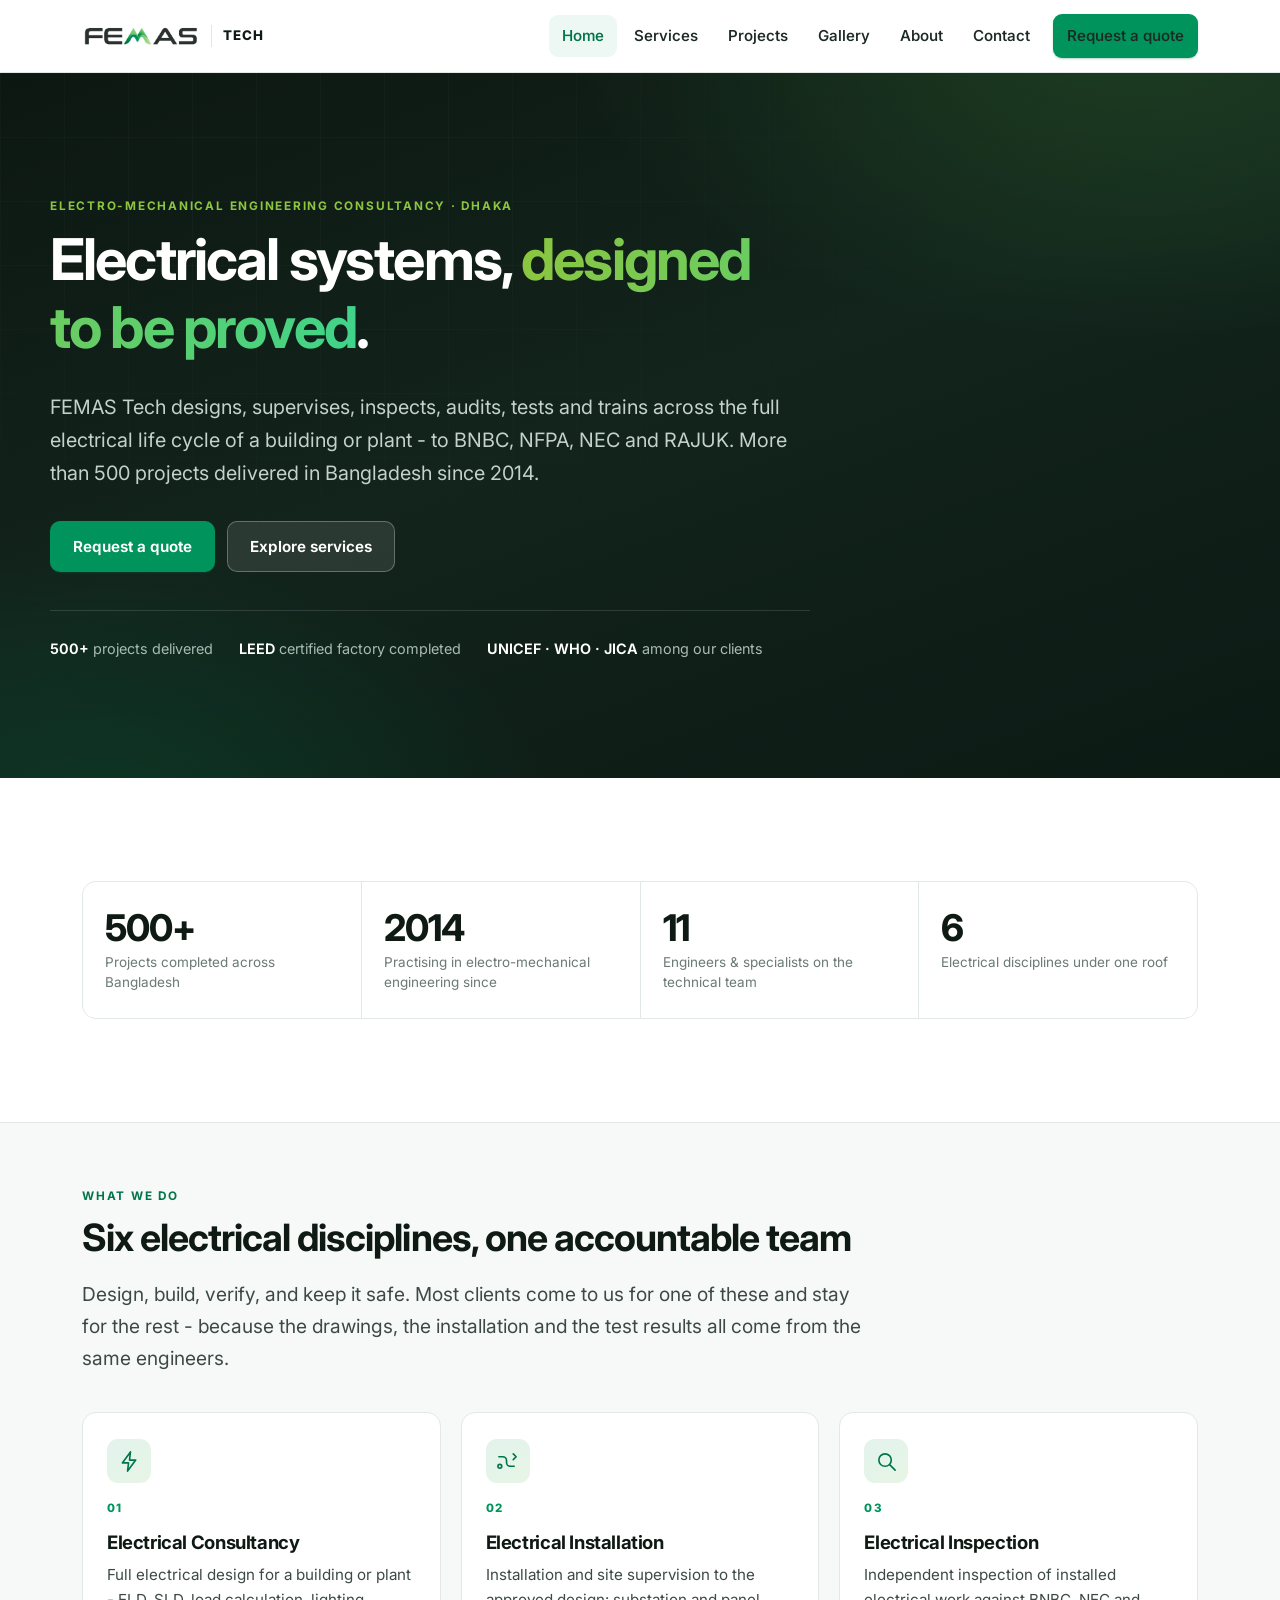
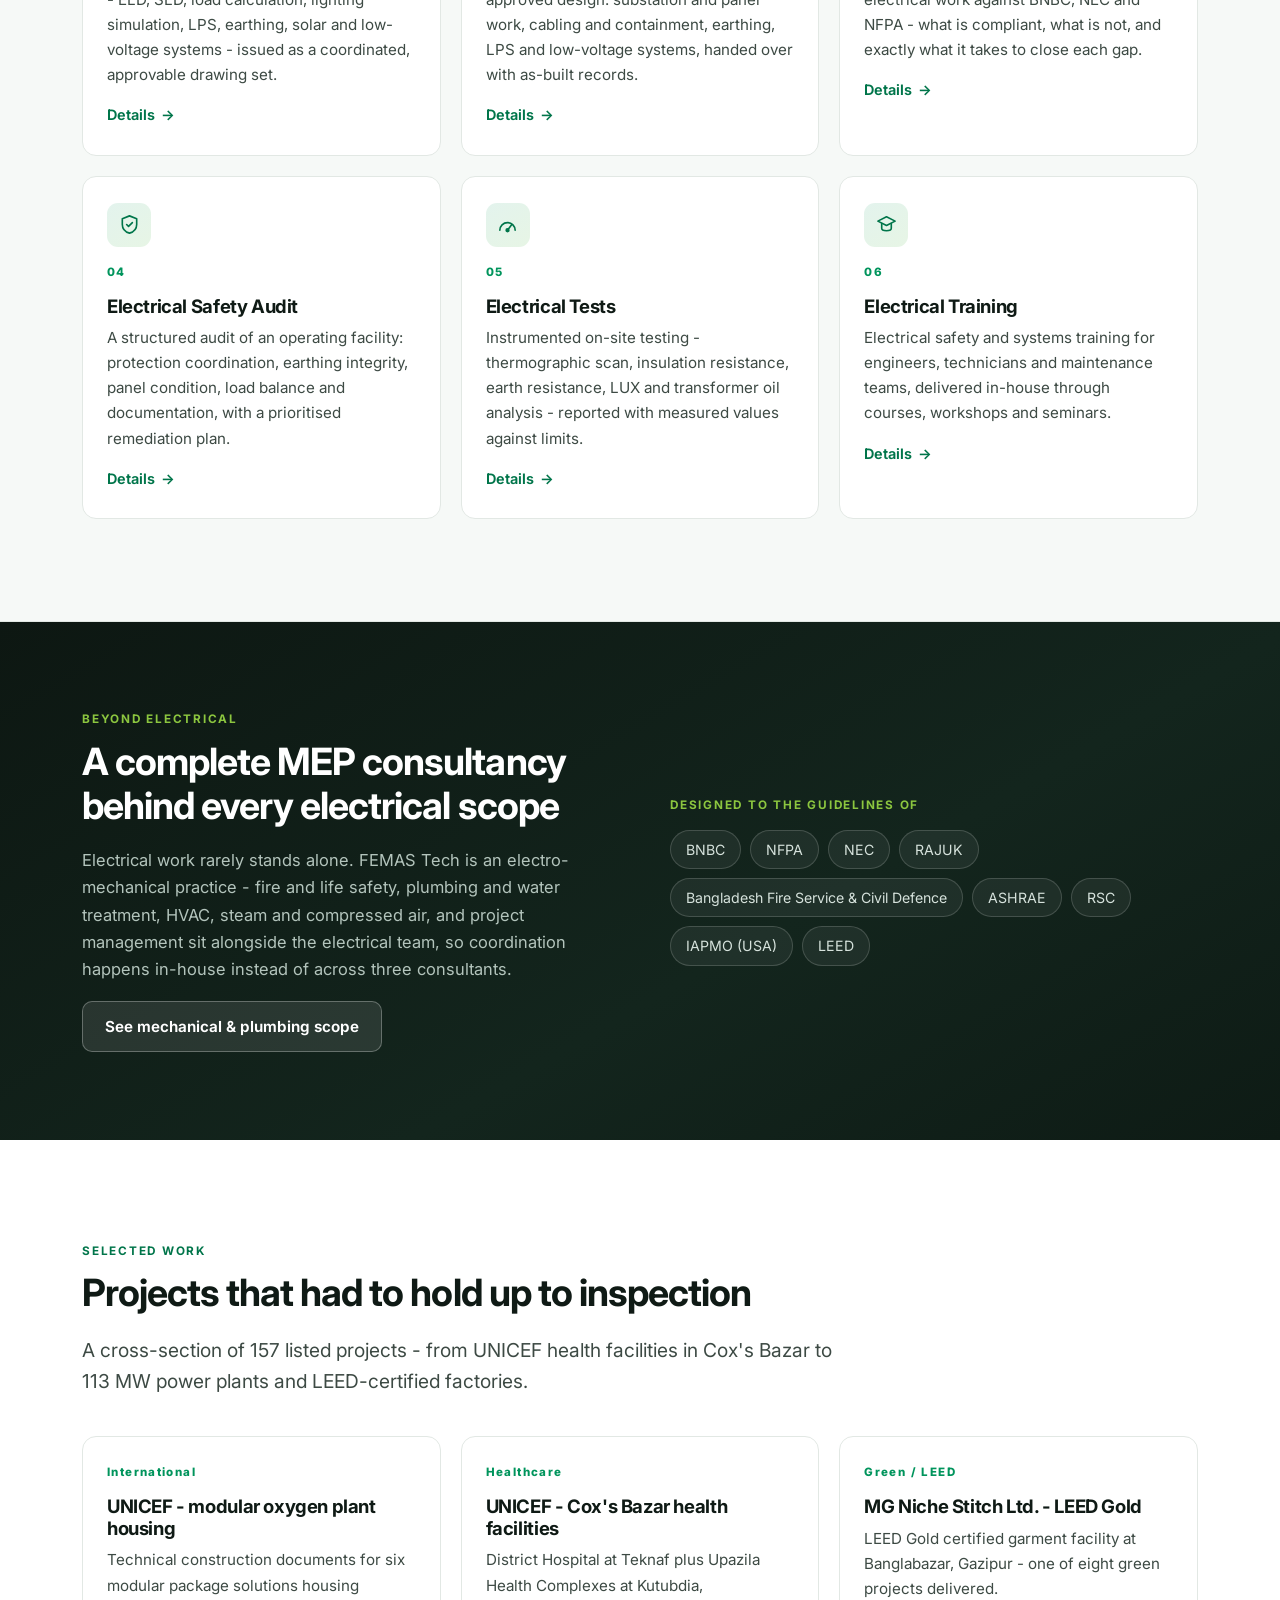
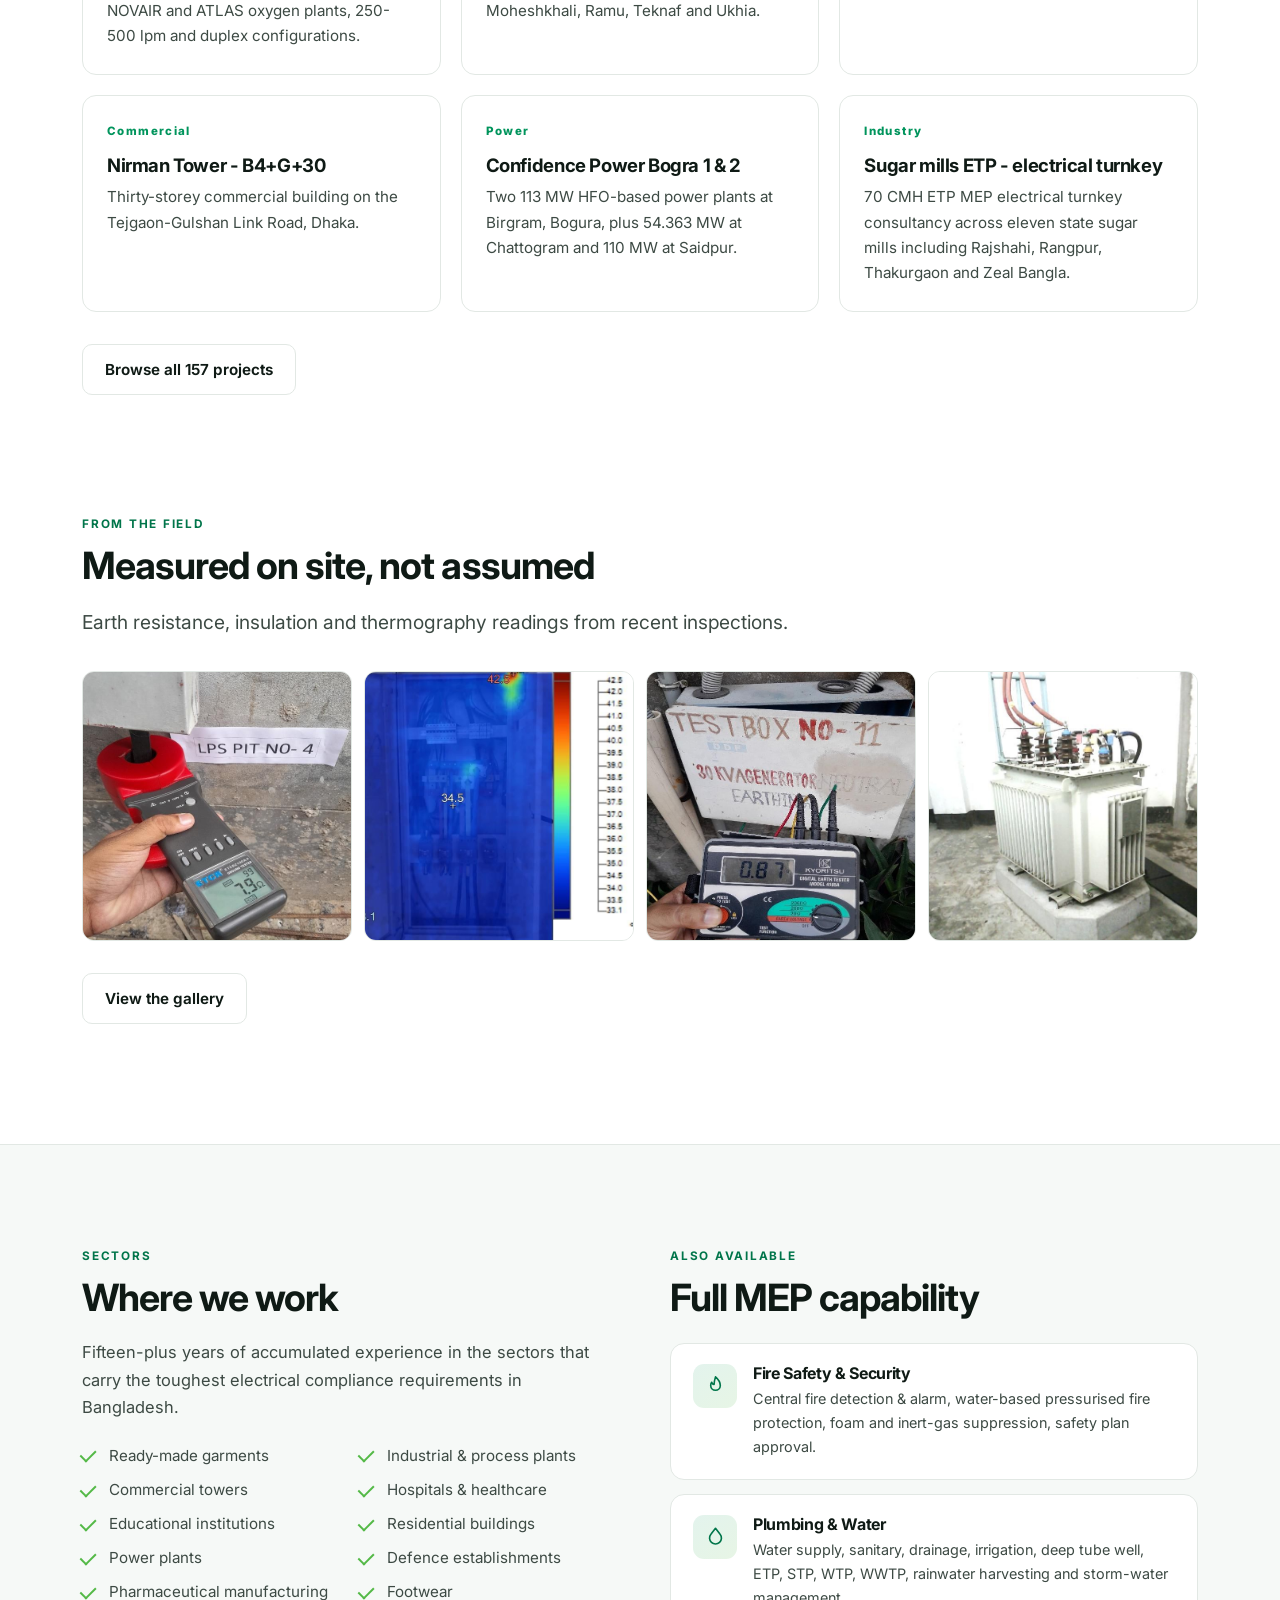
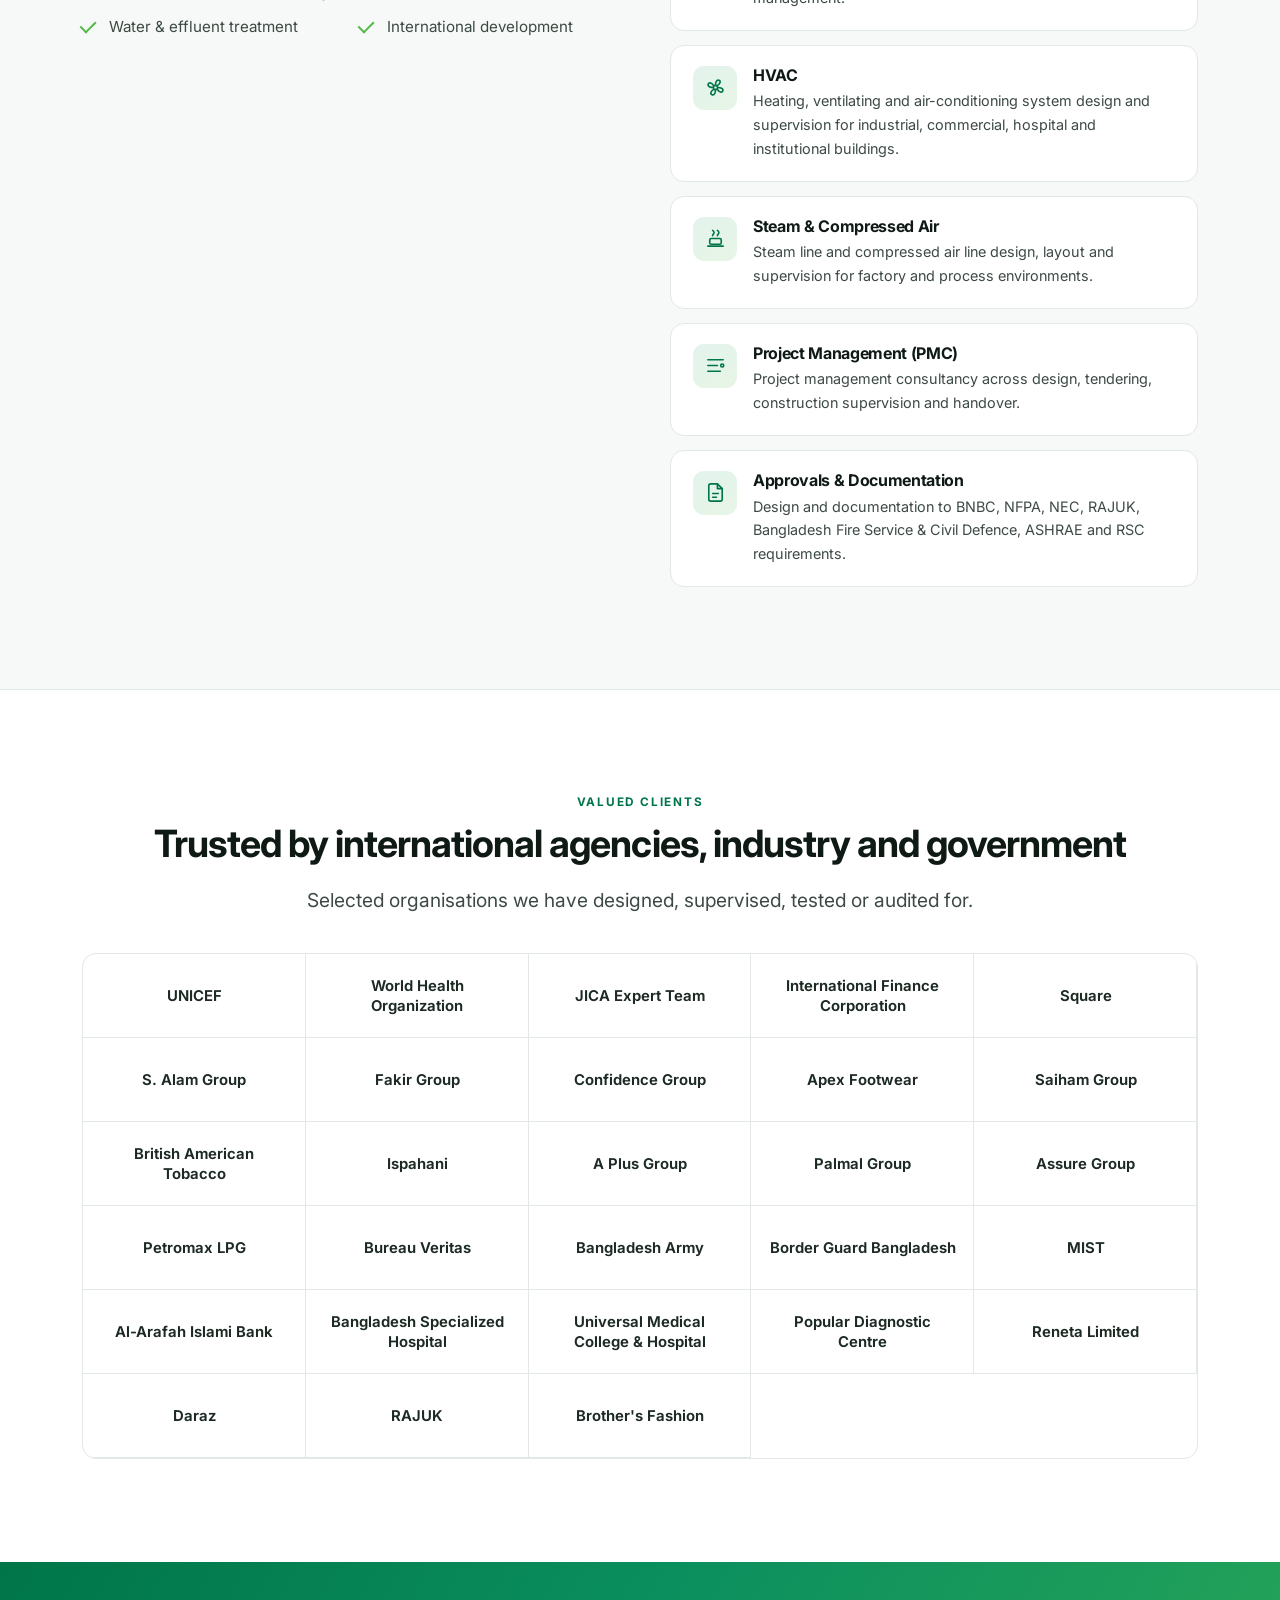
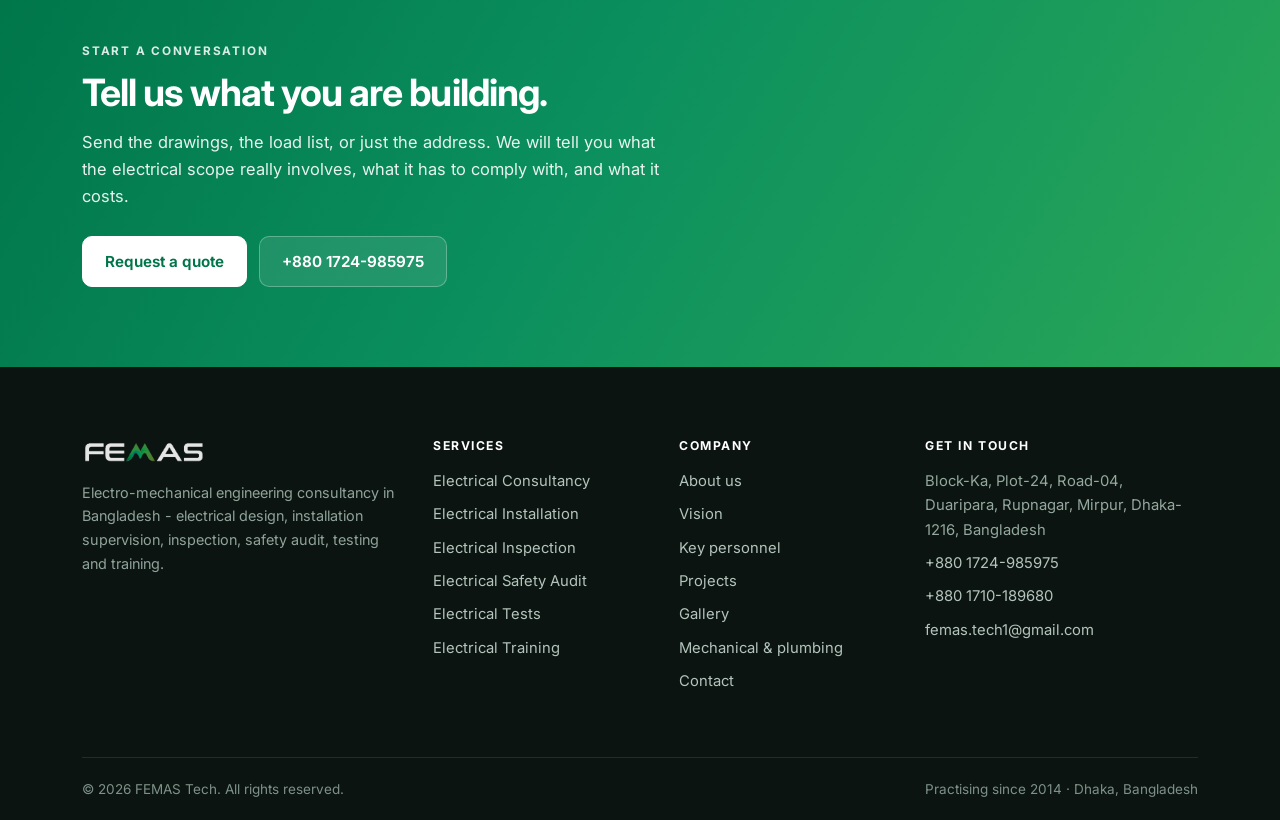
<file: index.html>
<!doctype html>
<html lang="en">
<head>
<meta charset="utf-8">
<meta name="viewport" content="width=device-width,initial-scale=1">
<title>FEMAS Tech - Electrical Engineering Consultancy in Dhaka, Bangladesh</title>
<meta name="description" content="FEMAS Tech is an electro-mechanical engineering consultancy in Dhaka, Bangladesh. Electrical consultancy, installation, inspection, safety audit, tests and training - 500+ projects since 2014.">
<link rel="canonical" href="https://femastech.com/">
<meta property="og:type" content="website">
<meta property="og:site_name" content="FEMAS Tech">
<meta property="og:title" content="FEMAS Tech - Electrical Engineering Consultancy in Dhaka, Bangladesh">
<meta property="og:description" content="FEMAS Tech is an electro-mechanical engineering consultancy in Dhaka, Bangladesh. Electrical consultancy, installation, inspection, safety audit, tests and training - 500+ projects since 2014.">
<meta property="og:url" content="https://femastech.com/">
<meta property="og:image" content="https://femastech.com/assets/logo.png">
<meta name="twitter:card" content="summary">
<meta name="theme-color" content="#0d1712">
<link rel="icon" href="assets/favicon.png" type="image/png">
<link rel="apple-touch-icon" href="assets/favicon.png">
<link rel="preconnect" href="https://fonts.googleapis.com">
<link rel="preconnect" href="https://fonts.gstatic.com" crossorigin>
<link href="https://fonts.googleapis.com/css2?family=Inter:wght@400;500;600;700;750&display=swap" rel="stylesheet">
<link rel="stylesheet" href="assets/style.css">
<script type="application/ld+json">
{
 "@context": "https://schema.org",
 "@type": "ProfessionalService",
 "name": "FEMAS Tech",
 "alternateName": "FEMAS",
 "url": "https://femastech.com/",
 "logo": "https://femastech.com/assets/logo.png",
 "image": "https://femastech.com/assets/logo.png",
 "description": "Electro-mechanical engineering consultancy in Dhaka, Bangladesh - electrical consultancy, installation, inspection, safety audit, tests and training, plus mechanical, plumbing, fire safety and HVAC.",
 "foundingDate": "2014",
 "telephone": [
  "+8801724985975",
  "+8801710189680"
 ],
 "email": "femas.tech1@gmail.com",
 "address": {
  "@type": "PostalAddress",
  "streetAddress": "Block-Ka, Plot-24, Road-04, Duaripara, Rupnagar, Mirpur",
  "addressLocality": "Dhaka",
  "postalCode": "1216",
  "addressCountry": "BD"
 },
 "geo": {
  "@type": "GeoCoordinates",
  "latitude": 23.8251035,
  "longitude": 90.3557545
 },
 "hasMap": "https://maps.google.com/?cid=7104763710526552455",
 "areaServed": {
  "@type": "Country",
  "name": "Bangladesh"
 },
 "knowsAbout": [
  "Electrical design",
  "BNBC",
  "NFPA",
  "NEC",
  "RAJUK",
  "ASHRAE",
  "LEED",
  "Electrical safety audit",
  "Thermographic testing"
 ],
 "hasOfferCatalog": {
  "@type": "OfferCatalog",
  "name": "Electrical services",
  "itemListElement": [
   {
    "@type": "Offer",
    "itemOffered": {
     "@type": "Service",
     "name": "Electrical Consultancy"
    }
   },
   {
    "@type": "Offer",
    "itemOffered": {
     "@type": "Service",
     "name": "Electrical Installation"
    }
   },
   {
    "@type": "Offer",
    "itemOffered": {
     "@type": "Service",
     "name": "Electrical Inspection"
    }
   },
   {
    "@type": "Offer",
    "itemOffered": {
     "@type": "Service",
     "name": "Electrical Safety Audit"
    }
   },
   {
    "@type": "Offer",
    "itemOffered": {
     "@type": "Service",
     "name": "Electrical Tests"
    }
   },
   {
    "@type": "Offer",
    "itemOffered": {
     "@type": "Service",
     "name": "Electrical Training"
    }
   }
  ]
 }
}
</script>
</head>
<body>
<a href="#main" style="position:absolute;left:-9999px;top:0;background:#fff;padding:10px 16px;z-index:100" onfocus="this.style.left='8px'" onblur="this.style.left='-9999px'">Skip to content</a>
<header class="hdr">
  <div class="hdr__in">
    <a class="brand" href="index.html" aria-label="FEMAS Tech home">
      <img src="assets/logo.png" alt="FEMAS" width="236" height="48">
      <span class="brand__tag">Tech</span>
    </a>
    <button class="burger" id="burger" aria-label="Menu" aria-expanded="false" aria-controls="nav"><span></span></button>
    <nav class="nav" id="nav" aria-label="Main">
      <a href="index.html" aria-current="page">Home</a>
      <a href="services.html">Services</a>
      <a href="projects.html">Projects</a>
      <a href="gallery.html">Gallery</a>
      <a href="about.html">About</a>
      <a href="contact.html">Contact</a>
      <a class="btn btn--pri btn--sm" href="contact.html">Request a quote</a>
    </nav>
  </div>
</header>
<main id="main">

<section class="hero">
  <div class="wrap hero__in">
    <div class="narrow">
      <p class="eyebrow">Electro-mechanical engineering consultancy &middot; Dhaka</p>
      <h1>Electrical systems, <em>designed to be proved</em>.</h1>
      <p class="lead">FEMAS Tech designs, supervises, inspects, audits, tests and trains across the
      full electrical life cycle of a building or plant - to BNBC, NFPA, NEC and RAJUK. More than 500
      projects delivered in Bangladesh since 2014.</p>
      <div class="hero__cta">
        <a class="btn btn--pri" href="contact.html">Request a quote</a>
        <a class="btn btn--onDark" href="services.html">Explore services</a>
      </div>
      <p class="hero__meta">
        <span><b>500+</b> projects delivered</span>
        <span><b>LEED</b> certified factory completed</span>
        <span><b>UNICEF &middot; WHO &middot; JICA</b> among our clients</span>
      </p>
    </div>
  </div>
</section>

<section class="section">
  <div class="wrap">
    <div class="stats">
      <div class="stat"><b>500+</b><span>Projects completed across Bangladesh</span></div>
      <div class="stat"><b>2014</b><span>Practising in electro-mechanical engineering since</span></div>
      <div class="stat"><b>11</b><span>Engineers &amp; specialists on the technical team</span></div>
      <div class="stat"><b>6</b><span>Electrical disciplines under one roof</span></div>
    </div>
  </div>
</section>

<section class="section section--soft" id="services" style="padding-top:clamp(40px,5vw,64px)">
  <div class="wrap">
    <p class="eyebrow">What we do</p>
    <h2>Six electrical disciplines, one accountable team</h2>
    <p class="lead">Design, build, verify, and keep it safe. Most clients come to us for one of these
    and stay for the rest - because the drawings, the installation and the test results all come from
    the same engineers.</p>
    <div class="grid g3" style="margin-top:38px">
      <a class="card card--link" href="services.html#consultancy">
        <span class="ico" aria-hidden="true"><svg viewBox="0 0 24 24"><path d="M13 2 4.5 13.5H11l-1 8.5 8.5-11.5H12l1-8.5Z"/></svg></span>
        <div class="card__n">01</div>
        <h3>Electrical Consultancy</h3>
        <p>Full electrical design for a building or plant - ELD, SLD, load calculation, lighting simulation, LPS, earthing, solar and low-voltage systems - issued as a coordinated, approvable drawing set.</p>
        <span class="more">Details</span>
      </a>
      <a class="card card--link" href="services.html#installation">
        <span class="ico" aria-hidden="true"><svg viewBox="0 0 24 24"><path d="M3 7h4a4 4 0 0 1 4 4v2a4 4 0 0 0 4 4h4"/><path d="M18 4l3 3-3 3"/><circle cx="4" cy="17" r="2"/></svg></span>
        <div class="card__n">02</div>
        <h3>Electrical Installation</h3>
        <p>Installation and site supervision to the approved design: substation and panel work, cabling and containment, earthing, LPS and low-voltage systems, handed over with as-built records.</p>
        <span class="more">Details</span>
      </a>
      <a class="card card--link" href="services.html#inspection">
        <span class="ico" aria-hidden="true"><svg viewBox="0 0 24 24"><circle cx="10.5" cy="10.5" r="6.5"/><path d="M15.5 15.5 21 21"/></svg></span>
        <div class="card__n">03</div>
        <h3>Electrical Inspection</h3>
        <p>Independent inspection of installed electrical work against BNBC, NEC and NFPA - what is compliant, what is not, and exactly what it takes to close each gap.</p>
        <span class="more">Details</span>
      </a>
      <a class="card card--link" href="services.html#audit">
        <span class="ico" aria-hidden="true"><svg viewBox="0 0 24 24"><path d="M12 3 4.5 6v6c0 4.5 3.2 7.8 7.5 9 4.3-1.2 7.5-4.5 7.5-9V6L12 3Z"/><path d="M9 12l2 2 4-4"/></svg></span>
        <div class="card__n">04</div>
        <h3>Electrical Safety Audit</h3>
        <p>A structured audit of an operating facility: protection coordination, earthing integrity, panel condition, load balance and documentation, with a prioritised remediation plan.</p>
        <span class="more">Details</span>
      </a>
      <a class="card card--link" href="services.html#tests">
        <span class="ico" aria-hidden="true"><svg viewBox="0 0 24 24"><path d="M4 18a8 8 0 1 1 16 0"/><path d="M12 18l4.5-6"/><circle cx="12" cy="18" r="1.4"/></svg></span>
        <div class="card__n">05</div>
        <h3>Electrical Tests</h3>
        <p>Instrumented on-site testing - thermographic scan, insulation resistance, earth resistance, LUX and transformer oil analysis - reported with measured values against limits.</p>
        <span class="more">Details</span>
      </a>
      <a class="card card--link" href="services.html#training">
        <span class="ico" aria-hidden="true"><svg viewBox="0 0 24 24"><path d="M3 8.5 12 4l9 4.5-9 4.5-9-4.5Z"/><path d="M7 11v5c0 1.4 2.2 2.5 5 2.5s5-1.1 5-2.5v-5"/></svg></span>
        <div class="card__n">06</div>
        <h3>Electrical Training</h3>
        <p>Electrical safety and systems training for engineers, technicians and maintenance teams, delivered in-house through courses, workshops and seminars.</p>
        <span class="more">Details</span>
      </a>
    </div>
  </div>
</section>

<section class="band">
  <div class="wrap">
    <div class="grid g2" style="gap:clamp(28px,5vw,60px);align-items:center">
      <div>
        <p class="eyebrow">Beyond electrical</p>
        <h2>A complete MEP consultancy behind every electrical scope</h2>
        <p>Electrical work rarely stands alone. FEMAS Tech is an electro-mechanical practice - fire
        and life safety, plumbing and water treatment, HVAC, steam and compressed air, and project
        management sit alongside the electrical team, so coordination happens in-house instead of
        across three consultants.</p>
        <a class="btn btn--onDark" href="services.html#mep">See mechanical &amp; plumbing scope</a>
      </div>
      <div>
        <p class="eyebrow" style="margin-bottom:14px">Designed to the guidelines of</p>
        <ul class="pills pills--dark">
          <li>BNBC</li>
          <li>NFPA</li>
          <li>NEC</li>
          <li>RAJUK</li>
          <li>Bangladesh Fire Service &amp; Civil Defence</li>
          <li>ASHRAE</li>
          <li>RSC</li>
          <li>IAPMO (USA)</li>
          <li>LEED</li>
        </ul>
      </div>
    </div>
  </div>
</section>

<section class="section">
  <div class="wrap">
    <p class="eyebrow">Selected work</p>
    <h2>Projects that had to hold up to inspection</h2>
    <p class="lead">A cross-section of 157 listed projects - from UNICEF health facilities in
    Cox's Bazar to 113 MW power plants and LEED-certified factories.</p>
    <div class="grid g3" style="margin-top:38px">
      <article class="card">
        <div class="card__n">International</div>
        <h3>UNICEF - modular oxygen plant housing</h3>
        <p>Technical construction documents for six modular package solutions housing NOVAIR and ATLAS oxygen plants, 250-500 lpm and duplex configurations.</p>
      </article>
      <article class="card">
        <div class="card__n">Healthcare</div>
        <h3>UNICEF - Cox's Bazar health facilities</h3>
        <p>District Hospital at Teknaf plus Upazila Health Complexes at Kutubdia, Moheshkhali, Ramu, Teknaf and Ukhia.</p>
      </article>
      <article class="card">
        <div class="card__n">Green / LEED</div>
        <h3>MG Niche Stitch Ltd. - LEED Gold</h3>
        <p>LEED Gold certified garment facility at Banglabazar, Gazipur - one of eight green projects delivered.</p>
      </article>
      <article class="card">
        <div class="card__n">Commercial</div>
        <h3>Nirman Tower - B4+G+30</h3>
        <p>Thirty-storey commercial building on the Tejgaon-Gulshan Link Road, Dhaka.</p>
      </article>
      <article class="card">
        <div class="card__n">Power</div>
        <h3>Confidence Power Bogra 1 &amp; 2</h3>
        <p>Two 113 MW HFO-based power plants at Birgram, Bogura, plus 54.363 MW at Chattogram and 110 MW at Saidpur.</p>
      </article>
      <article class="card">
        <div class="card__n">Industry</div>
        <h3>Sugar mills ETP - electrical turnkey</h3>
        <p>70 CMH ETP MEP electrical turnkey consultancy across eleven state sugar mills including Rajshahi, Rangpur, Thakurgaon and Zeal Bangla.</p>
      </article>
    </div>
    <p style="margin-top:32px"><a class="btn btn--ghost" href="projects.html">Browse all 157 projects</a></p>
  </div>
</section>

<section class="section" style="padding-top:0">
  <div class="wrap">
    <p class="eyebrow">From the field</p>
    <h2>Measured on site, not assumed</h2>
    <p class="lead">Earth resistance, insulation and thermography readings from recent inspections.</p>
    <div class="strip" style="margin-top:32px">
      <a href="gallery.html#testing"><img src="assets/gallery/test-lps-pit-4.jpg" alt="Clamp-on earth resistance test at an LPS pit" width="672" height="774" loading="lazy" decoding="async"></a>
      <a href="gallery.html#thermography"><img src="assets/gallery/thermo-3-ir.jpg" alt="Infrared thermography scan of a distribution board" width="701" height="640" loading="lazy" decoding="async"></a>
      <a href="gallery.html#testing"><img src="assets/gallery/test-system-box-11.jpg" alt="Earth resistance test at a generator earthing test box" width="675" height="775" loading="lazy" decoding="async"></a>
      <a href="gallery.html#thermography"><img src="assets/gallery/thermo-1-vis.jpg" alt="Distribution transformer inspected with thermography" width="581" height="704" loading="lazy" decoding="async"></a>
    </div>
    <p style="margin-top:32px"><a class="btn btn--ghost" href="gallery.html">View the gallery</a></p>
  </div>
</section>

<section class="section section--soft">
  <div class="wrap">
    <div class="grid g2" style="gap:clamp(28px,5vw,60px)">
      <div>
        <p class="eyebrow">Sectors</p>
        <h2>Where we work</h2>
        <p>Fifteen-plus years of accumulated experience in the sectors that carry the toughest
        electrical compliance requirements in Bangladesh.</p>
        <ul class="chk chk--2" style="margin-top:22px">
          <li>Ready-made garments</li>
          <li>Industrial &amp; process plants</li>
          <li>Commercial towers</li>
          <li>Hospitals &amp; healthcare</li>
          <li>Educational institutions</li>
          <li>Residential buildings</li>
          <li>Power plants</li>
          <li>Defence establishments</li>
          <li>Pharmaceutical manufacturing</li>
          <li>Footwear</li>
          <li>Water &amp; effluent treatment</li>
          <li>International development</li>
        </ul>
      </div>
      <div>
        <p class="eyebrow">Also available</p>
        <h2>Full MEP capability</h2>
        <div class="grid" style="gap:14px;margin-top:22px">
          <div class="card" style="padding:20px 22px;display:flex;gap:16px;align-items:flex-start">
            <span class="ico" aria-hidden="true"><svg viewBox="0 0 24 24"><path d="M12 3s5 4.2 5 9a5 5 0 0 1-10 0c0-2 1-3.4 1-3.4S9 11 10.5 11C10.5 8 12 3 12 3Z"/></svg></span>
            <div><h3 style="font-size:1rem;margin-bottom:.3em">Fire Safety &amp; Security</h3><p style="font-size:.9rem">Central fire detection &amp; alarm, water-based pressurised fire protection, foam and inert-gas suppression, safety plan approval.</p></div>
          </div>
          <div class="card" style="padding:20px 22px;display:flex;gap:16px;align-items:flex-start">
            <span class="ico" aria-hidden="true"><svg viewBox="0 0 24 24"><path d="M12 3.5 7.2 9.7a6.2 6.2 0 1 0 9.6 0L12 3.5Z"/></svg></span>
            <div><h3 style="font-size:1rem;margin-bottom:.3em">Plumbing &amp; Water</h3><p style="font-size:.9rem">Water supply, sanitary, drainage, irrigation, deep tube well, ETP, STP, WTP, WWTP, rainwater harvesting and storm-water management.</p></div>
          </div>
          <div class="card" style="padding:20px 22px;display:flex;gap:16px;align-items:flex-start">
            <span class="ico" aria-hidden="true"><svg viewBox="0 0 24 24"><circle cx="12" cy="12" r="2.2"/><path d="M12 9.8c0-3 1-6.3 3.6-5.4 2.3.8 1.2 4-1.4 5.4"/><path d="M14.2 12c3 0 6.3 1 5.4 3.6-.8 2.3-4 1.2-5.4-1.4"/><path d="M9.8 12c-3 0-6.3-1-5.4-3.6C5.2 6.1 8.4 7.2 9.8 9.8"/><path d="M12 14.2c0 3-1 6.3-3.6 5.4-2.3-.8-1.2-4 1.4-5.4"/></svg></span>
            <div><h3 style="font-size:1rem;margin-bottom:.3em">HVAC</h3><p style="font-size:.9rem">Heating, ventilating and air-conditioning system design and supervision for industrial, commercial, hospital and institutional buildings.</p></div>
          </div>
          <div class="card" style="padding:20px 22px;display:flex;gap:16px;align-items:flex-start">
            <span class="ico" aria-hidden="true"><svg viewBox="0 0 24 24"><path d="M4 20h16"/><rect x="6" y="12" width="12" height="6" rx="1.5"/><path d="M9 9c0-1.5 1.5-1.5 1.5-3S9 3.5 9 3.5"/><path d="M14 9c0-1.5 1.5-1.5 1.5-3S14 3.5 14 3.5"/></svg></span>
            <div><h3 style="font-size:1rem;margin-bottom:.3em">Steam &amp; Compressed Air</h3><p style="font-size:.9rem">Steam line and compressed air line design, layout and supervision for factory and process environments.</p></div>
          </div>
          <div class="card" style="padding:20px 22px;display:flex;gap:16px;align-items:flex-start">
            <span class="ico" aria-hidden="true"><svg viewBox="0 0 24 24"><path d="M4 6h16M4 12h10M4 18h13"/><circle cx="19" cy="12" r="1.6"/></svg></span>
            <div><h3 style="font-size:1rem;margin-bottom:.3em">Project Management (PMC)</h3><p style="font-size:.9rem">Project management consultancy across design, tendering, construction supervision and handover.</p></div>
          </div>
          <div class="card" style="padding:20px 22px;display:flex;gap:16px;align-items:flex-start">
            <span class="ico" aria-hidden="true"><svg viewBox="0 0 24 24"><path d="M14 3H7a2 2 0 0 0-2 2v14a2 2 0 0 0 2 2h10a2 2 0 0 0 2-2V8l-5-5Z"/><path d="M14 3v5h5"/><path d="M9 13h6M9 17h4"/></svg></span>
            <div><h3 style="font-size:1rem;margin-bottom:.3em">Approvals &amp; Documentation</h3><p style="font-size:.9rem">Design and documentation to BNBC, NFPA, NEC, RAJUK, Bangladesh Fire Service &amp; Civil Defence, ASHRAE and RSC requirements.</p></div>
          </div>
        </div>
      </div>
    </div>
  </div>
</section>

<section class="section">
  <div class="wrap center">
    <p class="eyebrow">Valued clients</p>
    <h2>Trusted by international agencies, industry and government</h2>
    <p class="lead">Selected organisations we have designed, supervised, tested or audited for.</p>
  </div>
  <div class="wrap" style="margin-top:36px">
    <div class="clients">
      <div>UNICEF</div>
      <div>World Health Organization</div>
      <div>JICA Expert Team</div>
      <div>International Finance Corporation</div>
      <div>Square</div>
      <div>S. Alam Group</div>
      <div>Fakir Group</div>
      <div>Confidence Group</div>
      <div>Apex Footwear</div>
      <div>Saiham Group</div>
      <div>British American Tobacco</div>
      <div>Ispahani</div>
      <div>A Plus Group</div>
      <div>Palmal Group</div>
      <div>Assure Group</div>
      <div>Petromax LPG</div>
      <div>Bureau Veritas</div>
      <div>Bangladesh Army</div>
      <div>Border Guard Bangladesh</div>
      <div>MIST</div>
      <div>Al-Arafah Islami Bank</div>
      <div>Bangladesh Specialized Hospital</div>
      <div>Universal Medical College &amp; Hospital</div>
      <div>Popular Diagnostic Centre</div>
      <div>Reneta Limited</div>
      <div>Daraz</div>
      <div>RAJUK</div>
      <div>Brother's Fashion</div>
    </div>
  </div>
</section>

<section class="cta">
  <div class="wrap">
    <p class="eyebrow" style="color:rgba(255,255,255,.85)">Start a conversation</p>
    <h2>Tell us what you are building.</h2>
    <p>Send the drawings, the load list, or just the address. We will tell you what the electrical
    scope really involves, what it has to comply with, and what it costs.</p>
    <div class="cta__row">
      <a class="btn btn--ghost" href="contact.html">Request a quote</a>
      <a class="btn btn--onDark" href="tel:+8801724985975">+880 1724-985975</a>
    </div>
  </div>
</section>
</main>
<footer class="ftr">
  <div class="wrap">
    <div class="ftr__grid">
      <div>
        <img src="assets/logo-light.png" alt="FEMAS Tech" width="248" height="50">
        <p>Electro-mechanical engineering consultancy in Bangladesh - electrical design, installation
        supervision, inspection, safety audit, testing and training.</p>
      </div>
      <div>
        <h4>Services</h4>
        <ul>
          <li><a href="services.html#consultancy">Electrical Consultancy</a></li>
          <li><a href="services.html#installation">Electrical Installation</a></li>
          <li><a href="services.html#inspection">Electrical Inspection</a></li>
          <li><a href="services.html#audit">Electrical Safety Audit</a></li>
          <li><a href="services.html#tests">Electrical Tests</a></li>
          <li><a href="services.html#training">Electrical Training</a></li>
        </ul>
      </div>
      <div>
        <h4>Company</h4>
        <ul>
          <li><a href="about.html">About us</a></li>
          <li><a href="about.html#vision">Vision</a></li>
          <li><a href="about.html#team">Key personnel</a></li>
          <li><a href="projects.html">Projects</a></li>
          <li><a href="gallery.html">Gallery</a></li>
          <li><a href="services.html#mep">Mechanical &amp; plumbing</a></li>
          <li><a href="contact.html">Contact</a></li>
        </ul>
      </div>
      <div>
        <h4>Get in touch</h4>
        <ul>
          <li>Block-Ka, Plot-24, Road-04, Duaripara, Rupnagar, Mirpur, Dhaka-1216, Bangladesh</li>
          <li><a href="tel:+8801724985975">+880 1724-985975</a></li>
          <li><a href="tel:+8801710189680">+880 1710-189680</a></li>
          <li><a href="mailto:femas.tech1@gmail.com">femas.tech1@gmail.com</a></li>
        </ul>
      </div>
    </div>
    <div class="ftr__btm">
      <span>&copy; <span id="yr">2026</span> FEMAS Tech. All rights reserved.</span>
      <span>Practising since 2014 &middot; Dhaka, Bangladesh</span>
    </div>
  </div>
</footer>
<script>
(function(){
  var b=document.getElementById('burger'), n=document.getElementById('nav');
  if(b) b.addEventListener('click',function(){
    var o=n.classList.toggle('open'); b.setAttribute('aria-expanded',o?'true':'false');
  });
  var y=document.getElementById('yr'); if(y) y.textContent=new Date().getFullYear();
})();
</script>
</body>
</html>
</file>
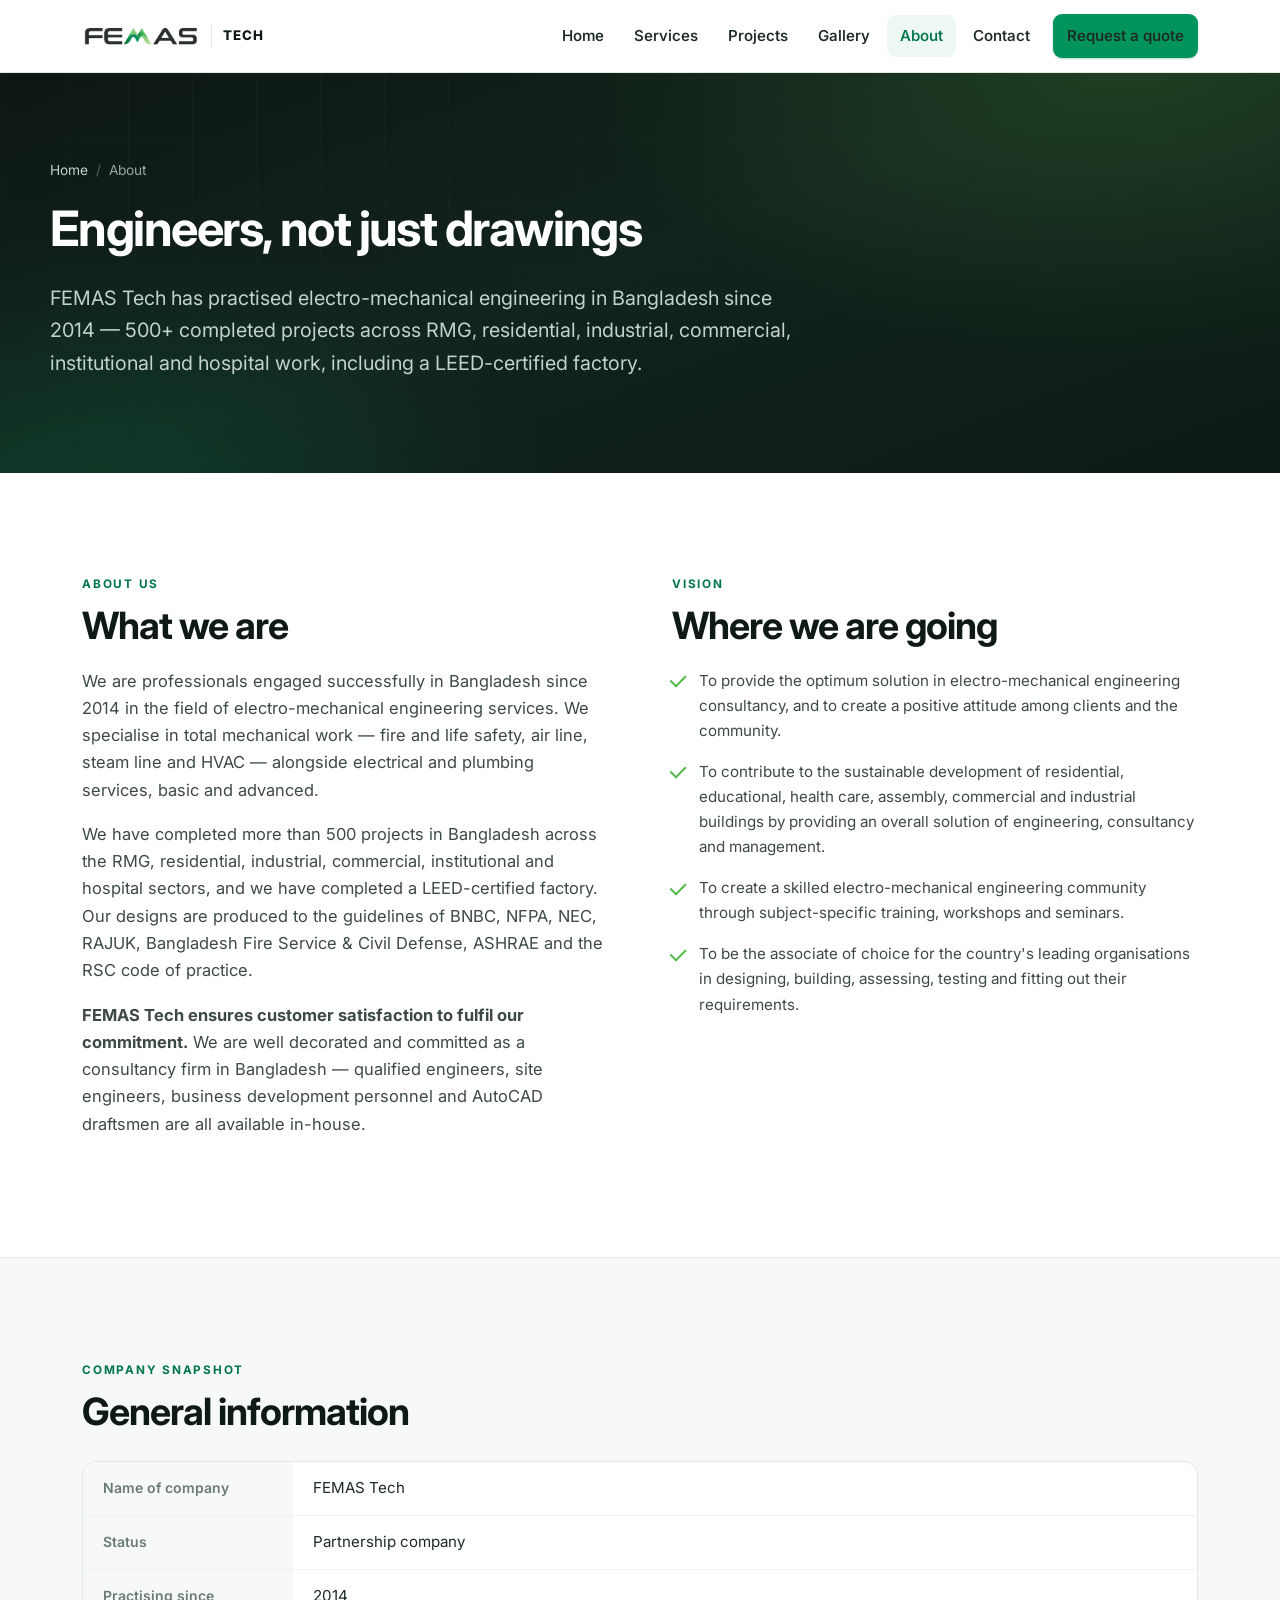
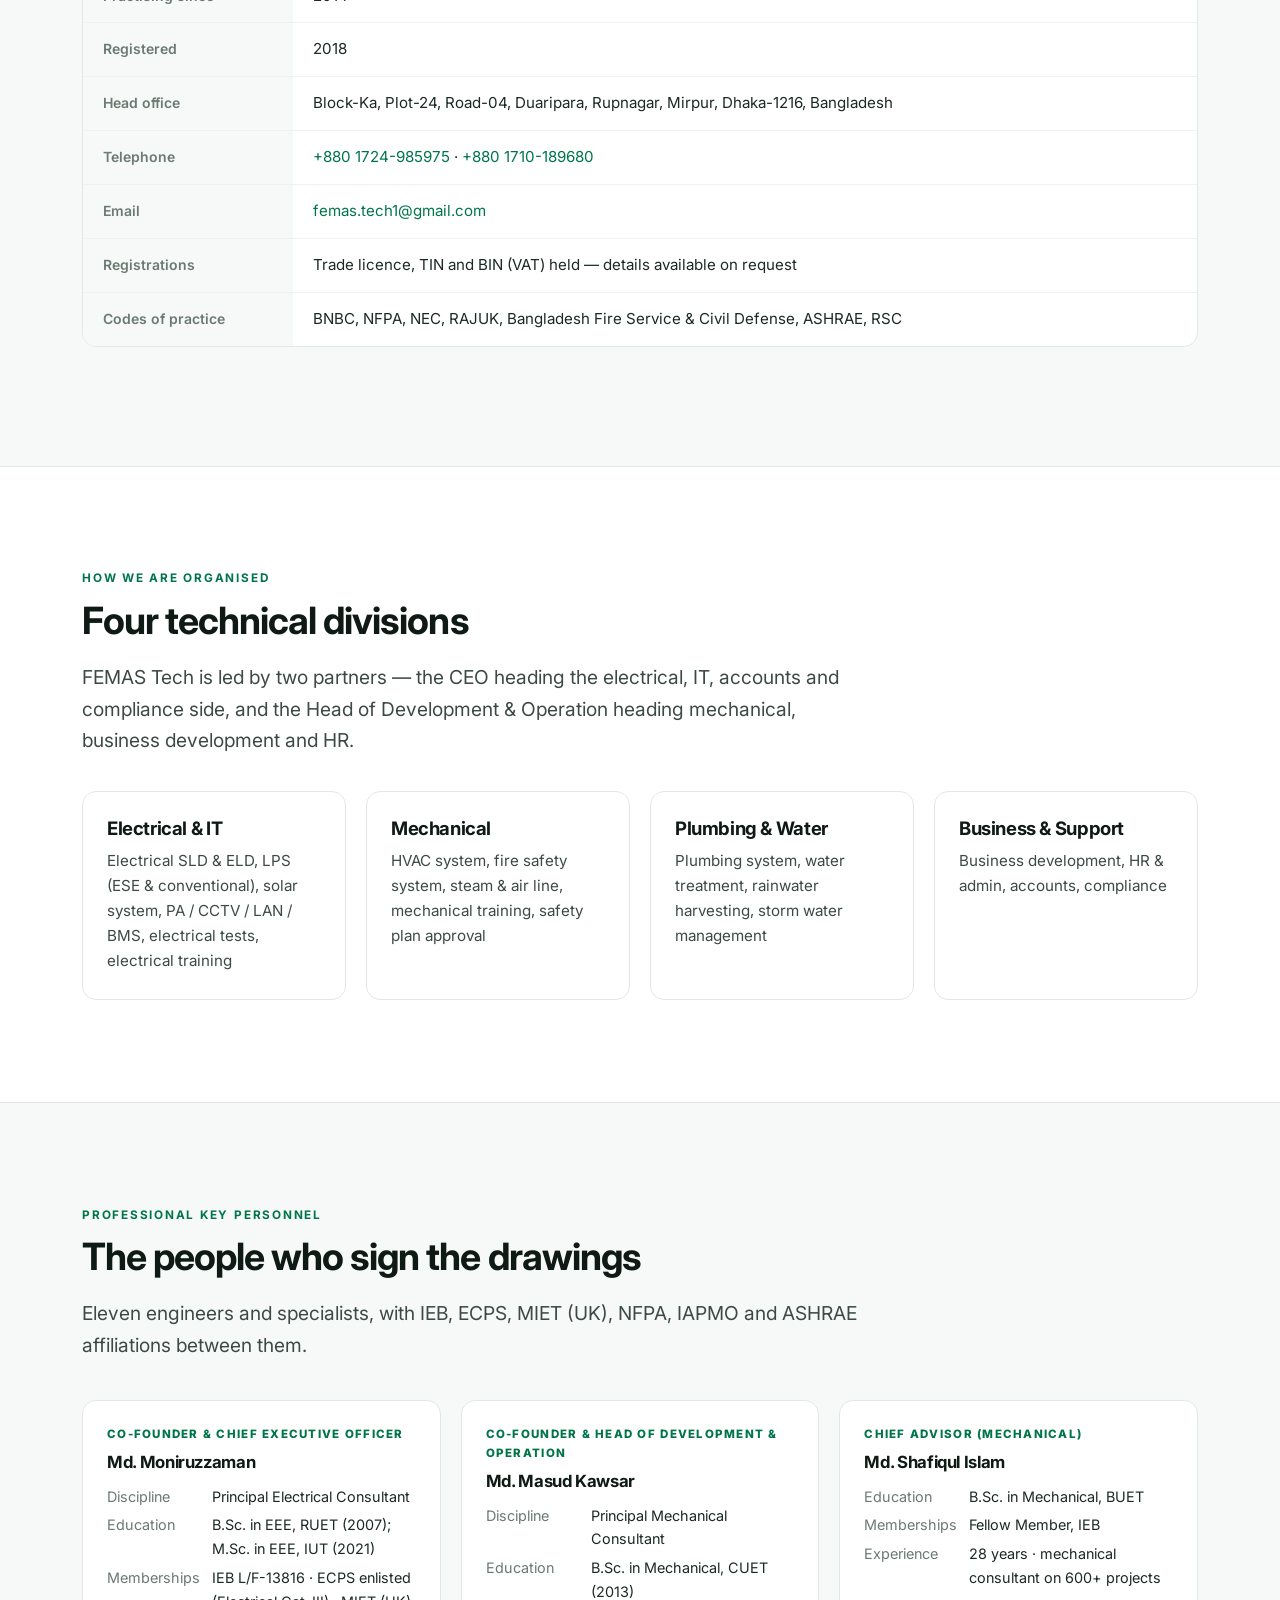
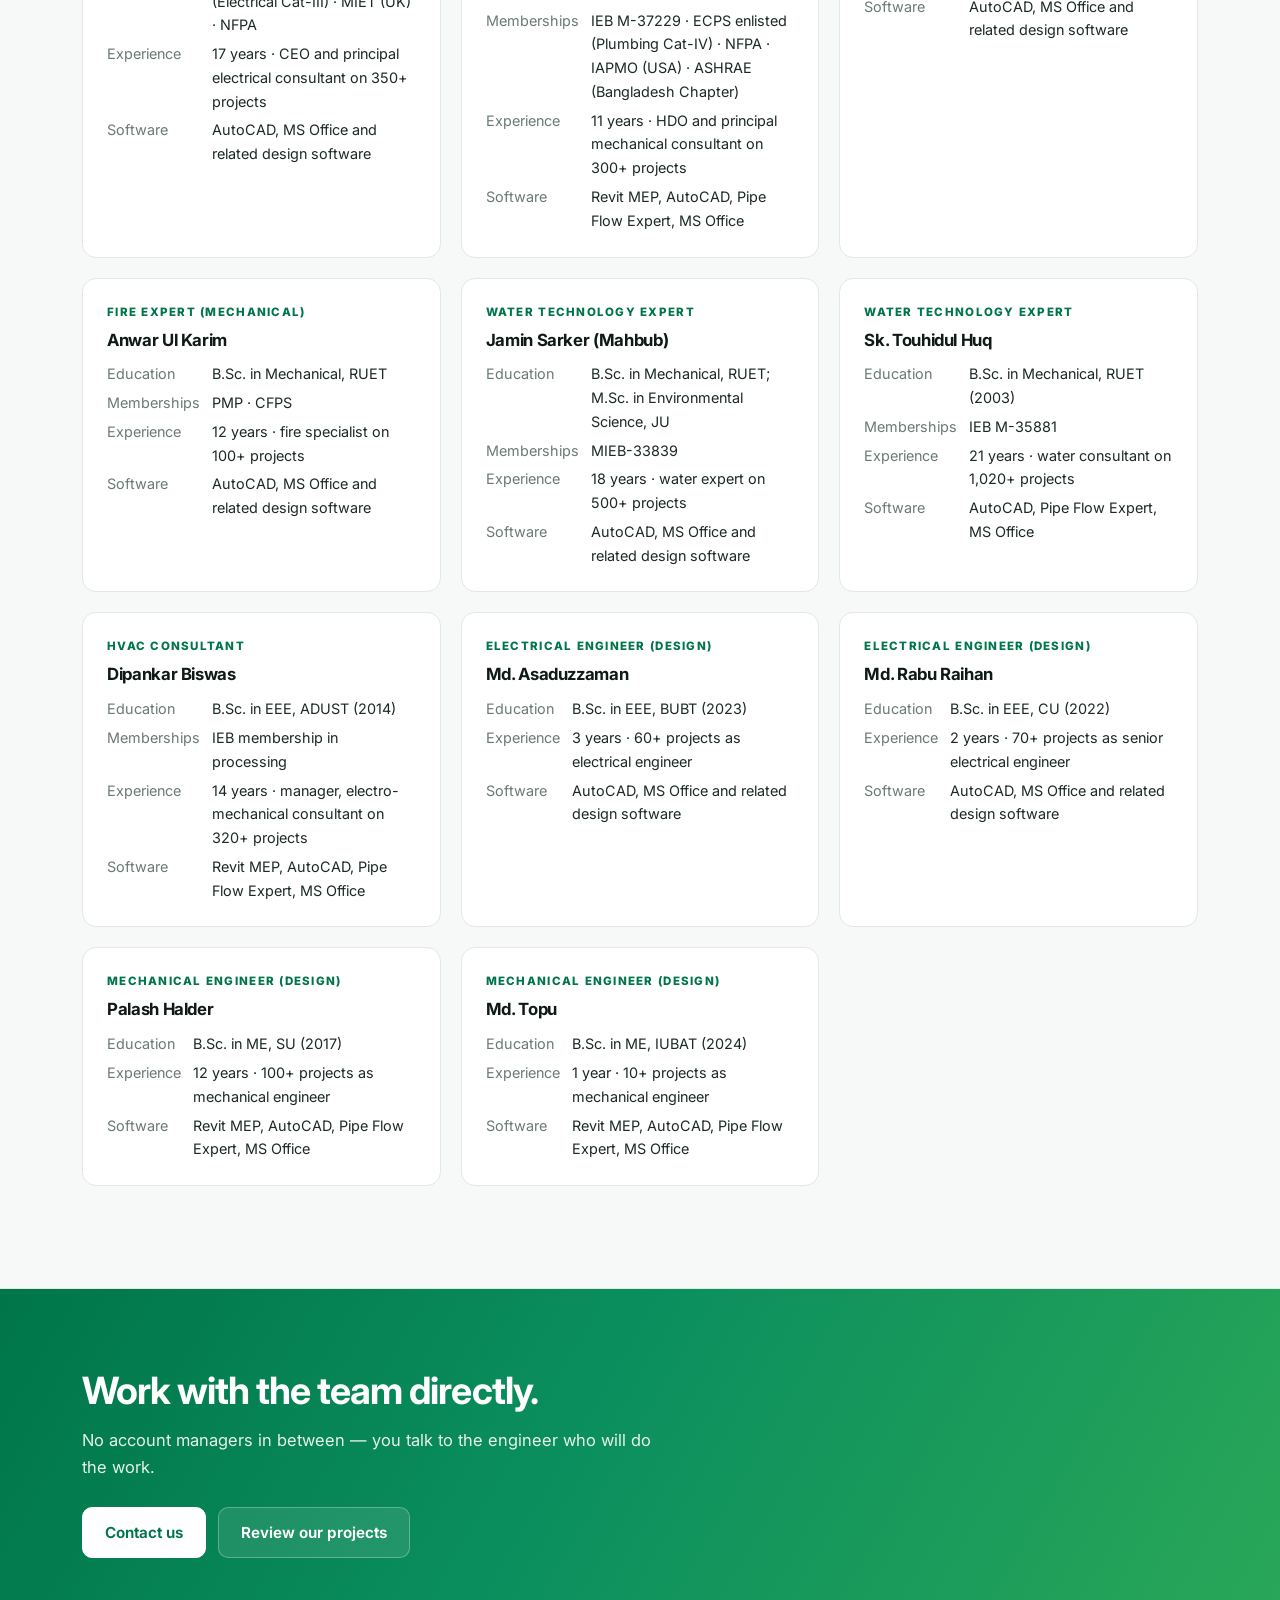
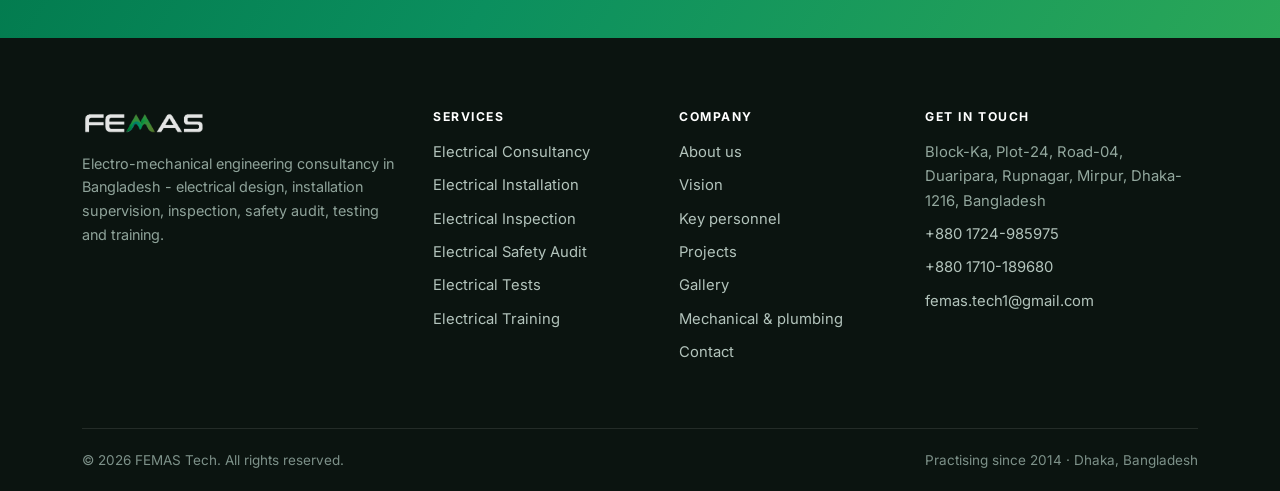
<file: about.html>
<!doctype html>
<html lang="en">
<head>
<meta charset="utf-8">
<meta name="viewport" content="width=device-width,initial-scale=1">
<title>About FEMAS Tech - electro-mechanical engineering consultancy, Dhaka</title>
<meta name="description" content="FEMAS Tech is a partnership electro-mechanical engineering consultancy in Dhaka, practising since 2014 with 500+ completed projects. Meet the key personnel and our vision.">
<link rel="canonical" href="https://femastech.com/about.html">
<meta property="og:type" content="website">
<meta property="og:site_name" content="FEMAS Tech">
<meta property="og:title" content="About FEMAS Tech - electro-mechanical engineering consultancy, Dhaka">
<meta property="og:description" content="FEMAS Tech is a partnership electro-mechanical engineering consultancy in Dhaka, practising since 2014 with 500+ completed projects. Meet the key personnel and our vision.">
<meta property="og:url" content="https://femastech.com/about.html">
<meta property="og:image" content="https://femastech.com/assets/logo.png">
<meta name="twitter:card" content="summary">
<meta name="theme-color" content="#0d1712">
<link rel="icon" href="assets/favicon.png" type="image/png">
<link rel="apple-touch-icon" href="assets/favicon.png">
<link rel="preconnect" href="https://fonts.googleapis.com">
<link rel="preconnect" href="https://fonts.gstatic.com" crossorigin>
<link href="https://fonts.googleapis.com/css2?family=Inter:wght@400;500;600;700;750&display=swap" rel="stylesheet">
<link rel="stylesheet" href="assets/style.css">
</head>
<body>
<a href="#main" style="position:absolute;left:-9999px;top:0;background:#fff;padding:10px 16px;z-index:100" onfocus="this.style.left='8px'" onblur="this.style.left='-9999px'">Skip to content</a>
<header class="hdr">
  <div class="hdr__in">
    <a class="brand" href="index.html" aria-label="FEMAS Tech home">
      <img src="assets/logo.png" alt="FEMAS" width="236" height="48">
      <span class="brand__tag">Tech</span>
    </a>
    <button class="burger" id="burger" aria-label="Menu" aria-expanded="false" aria-controls="nav"><span></span></button>
    <nav class="nav" id="nav" aria-label="Main">
      <a href="index.html">Home</a>
      <a href="services.html">Services</a>
      <a href="projects.html">Projects</a>
      <a href="gallery.html">Gallery</a>
      <a href="about.html" aria-current="page">About</a>
      <a href="contact.html">Contact</a>
      <a class="btn btn--pri btn--sm" href="contact.html">Request a quote</a>
    </nav>
  </div>
</header>
<main id="main">

<section class="hero hero--page">
  <div class="wrap hero__in">
    <div class="narrow">
      <p class="crumb"><a href="index.html">Home</a><span>/</span>About</p>
      <h1>Engineers, not just drawings</h1>
      <p class="lead">FEMAS Tech has practised electro-mechanical engineering in Bangladesh since
      2014 &mdash; 500+ completed projects across RMG, residential, industrial, commercial,
      institutional and hospital work, including a LEED-certified factory.</p>
    </div>
  </div>
</section>

<section class="section">
  <div class="wrap">
    <div class="grid g2" style="gap:clamp(28px,5vw,64px);align-items:start">
      <div>
        <p class="eyebrow">About us</p>
        <h2>What we are</h2>
        <p>We are professionals engaged successfully in Bangladesh since 2014 in the field of
        electro-mechanical engineering services. We specialise in total mechanical work &mdash; fire
        and life safety, air line, steam line and HVAC &mdash; alongside electrical and plumbing
        services, basic and advanced.</p>
        <p>We have completed more than 500 projects in Bangladesh across the RMG, residential,
        industrial, commercial, institutional and hospital sectors, and we have completed a
        LEED-certified factory. Our designs are produced to the guidelines of BNBC, NFPA, NEC,
        RAJUK, Bangladesh Fire Service &amp; Civil Defense, ASHRAE and the RSC code of practice.</p>
        <p><strong>FEMAS Tech ensures customer satisfaction to fulfil our commitment.</strong>
        We are well decorated and committed as a consultancy firm in Bangladesh &mdash; qualified
        engineers, site engineers, business development personnel and AutoCAD draftsmen are all
        available in-house.</p>
      </div>
      <div id="vision">
        <p class="eyebrow">Vision</p>
        <h2>Where we are going</h2>
        <ul class="chk" style="gap:16px">
          <li>To provide the optimum solution in electro-mechanical engineering consultancy, and to
          create a positive attitude among clients and the community.</li>
          <li>To contribute to the sustainable development of residential, educational, health care,
          assembly, commercial and industrial buildings by providing an overall solution of
          engineering, consultancy and management.</li>
          <li>To create a skilled electro-mechanical engineering community through subject-specific
          training, workshops and seminars.</li>
          <li>To be the associate of choice for the country's leading organisations in designing,
          building, assessing, testing and fitting out their requirements.</li>
        </ul>
      </div>
    </div>
  </div>
</section>

<section class="section section--soft">
  <div class="wrap">
    <p class="eyebrow">Company snapshot</p>
    <h2>General information</h2>
    <dl class="dtable" style="margin-top:26px">
      <div><dt>Name of company</dt><dd>FEMAS Tech</dd></div>
      <div><dt>Status</dt><dd>Partnership company</dd></div>
      <div><dt>Practising since</dt><dd>2014</dd></div>
      <div><dt>Registered</dt><dd>2018</dd></div>
      <div><dt>Head office</dt><dd>Block-Ka, Plot-24, Road-04, Duaripara, Rupnagar, Mirpur, Dhaka-1216, Bangladesh</dd></div>
      <div><dt>Telephone</dt><dd><a href="tel:+8801724985975">+880 1724-985975</a> &middot; <a href="tel:+8801710189680">+880 1710-189680</a></dd></div>
      <div><dt>Email</dt><dd><a href="mailto:femas.tech1@gmail.com">femas.tech1@gmail.com</a></dd></div>
      <div><dt>Registrations</dt><dd>Trade licence, TIN and BIN (VAT) held &mdash; details available on request</dd></div>
      <div><dt>Codes of practice</dt><dd>BNBC, NFPA, NEC, RAJUK, Bangladesh Fire Service &amp; Civil Defense, ASHRAE, RSC</dd></div>
    </dl>
  </div>
</section>

<section class="section">
  <div class="wrap">
    <p class="eyebrow">How we are organised</p>
    <h2>Four technical divisions</h2>
    <p class="lead">FEMAS Tech is led by two partners &mdash; the CEO heading the electrical, IT,
    accounts and compliance side, and the Head of Development &amp; Operation heading mechanical,
    business development and HR.</p>
    <div class="grid g4" style="margin-top:34px">
      <article class="card">
        <h3>Electrical &amp; IT</h3>
        <p>Electrical SLD &amp; ELD, LPS (ESE &amp; conventional), solar system, PA / CCTV / LAN / BMS, electrical tests, electrical training</p>
      </article>
      <article class="card">
        <h3>Mechanical</h3>
        <p>HVAC system, fire safety system, steam &amp; air line, mechanical training, safety plan approval</p>
      </article>
      <article class="card">
        <h3>Plumbing &amp; Water</h3>
        <p>Plumbing system, water treatment, rainwater harvesting, storm water management</p>
      </article>
      <article class="card">
        <h3>Business &amp; Support</h3>
        <p>Business development, HR &amp; admin, accounts, compliance</p>
      </article>
    </div>
  </div>
</section>

<section class="section section--soft" id="team">
  <div class="wrap">
    <p class="eyebrow">Professional key personnel</p>
    <h2>The people who sign the drawings</h2>
    <p class="lead">Eleven engineers and specialists, with IEB, ECPS, MIET (UK), NFPA, IAPMO and
    ASHRAE affiliations between them.</p>
    <div class="grid g3" style="margin-top:38px">
      <article class="person">
        <div class="person__role">Co-founder &amp; Chief Executive Officer</div>
        <h3>Md. Moniruzzaman</h3>
        <dl>
          <dt>Discipline</dt><dd>Principal Electrical Consultant</dd>
          <dt>Education</dt><dd>B.Sc. in EEE, RUET (2007); M.Sc. in EEE, IUT (2021)</dd>
          <dt>Memberships</dt><dd>IEB L/F-13816 &middot; ECPS enlisted (Electrical Cat-III) &middot; MIET (UK) &middot; NFPA</dd>
          <dt>Experience</dt><dd>17 years &middot; CEO and principal electrical consultant on 350+ projects</dd>
          <dt>Software</dt><dd>AutoCAD, MS Office and related design software</dd>
        </dl>
      </article>
      <article class="person">
        <div class="person__role">Co-founder &amp; Head of Development &amp; Operation</div>
        <h3>Md. Masud Kawsar</h3>
        <dl>
          <dt>Discipline</dt><dd>Principal Mechanical Consultant</dd>
          <dt>Education</dt><dd>B.Sc. in Mechanical, CUET (2013)</dd>
          <dt>Memberships</dt><dd>IEB M-37229 &middot; ECPS enlisted (Plumbing Cat-IV) &middot; NFPA &middot; IAPMO (USA) &middot; ASHRAE (Bangladesh Chapter)</dd>
          <dt>Experience</dt><dd>11 years &middot; HDO and principal mechanical consultant on 300+ projects</dd>
          <dt>Software</dt><dd>Revit MEP, AutoCAD, Pipe Flow Expert, MS Office</dd>
        </dl>
      </article>
      <article class="person">
        <div class="person__role">Chief Advisor (Mechanical)</div>
        <h3>Md. Shafiqul Islam</h3>
        <dl>
          <dt>Education</dt><dd>B.Sc. in Mechanical, BUET</dd>
          <dt>Memberships</dt><dd>Fellow Member, IEB</dd>
          <dt>Experience</dt><dd>28 years &middot; mechanical consultant on 600+ projects</dd>
          <dt>Software</dt><dd>AutoCAD, MS Office and related design software</dd>
        </dl>
      </article>
      <article class="person">
        <div class="person__role">Fire Expert (Mechanical)</div>
        <h3>Anwar Ul Karim</h3>
        <dl>
          <dt>Education</dt><dd>B.Sc. in Mechanical, RUET</dd>
          <dt>Memberships</dt><dd>PMP &middot; CFPS</dd>
          <dt>Experience</dt><dd>12 years &middot; fire specialist on 100+ projects</dd>
          <dt>Software</dt><dd>AutoCAD, MS Office and related design software</dd>
        </dl>
      </article>
      <article class="person">
        <div class="person__role">Water Technology Expert</div>
        <h3>Jamin Sarker (Mahbub)</h3>
        <dl>
          <dt>Education</dt><dd>B.Sc. in Mechanical, RUET; M.Sc. in Environmental Science, JU</dd>
          <dt>Memberships</dt><dd>MIEB-33839</dd>
          <dt>Experience</dt><dd>18 years &middot; water expert on 500+ projects</dd>
          <dt>Software</dt><dd>AutoCAD, MS Office and related design software</dd>
        </dl>
      </article>
      <article class="person">
        <div class="person__role">Water Technology Expert</div>
        <h3>Sk. Touhidul Huq</h3>
        <dl>
          <dt>Education</dt><dd>B.Sc. in Mechanical, RUET (2003)</dd>
          <dt>Memberships</dt><dd>IEB M-35881</dd>
          <dt>Experience</dt><dd>21 years &middot; water consultant on 1,020+ projects</dd>
          <dt>Software</dt><dd>AutoCAD, Pipe Flow Expert, MS Office</dd>
        </dl>
      </article>
      <article class="person">
        <div class="person__role">HVAC Consultant</div>
        <h3>Dipankar Biswas</h3>
        <dl>
          <dt>Education</dt><dd>B.Sc. in EEE, ADUST (2014)</dd>
          <dt>Memberships</dt><dd>IEB membership in processing</dd>
          <dt>Experience</dt><dd>14 years &middot; manager, electro-mechanical consultant on 320+ projects</dd>
          <dt>Software</dt><dd>Revit MEP, AutoCAD, Pipe Flow Expert, MS Office</dd>
        </dl>
      </article>
      <article class="person">
        <div class="person__role">Electrical Engineer (Design)</div>
        <h3>Md. Asaduzzaman</h3>
        <dl>
          <dt>Education</dt><dd>B.Sc. in EEE, BUBT (2023)</dd>
          <dt>Experience</dt><dd>3 years &middot; 60+ projects as electrical engineer</dd>
          <dt>Software</dt><dd>AutoCAD, MS Office and related design software</dd>
        </dl>
      </article>
      <article class="person">
        <div class="person__role">Electrical Engineer (Design)</div>
        <h3>Md. Rabu Raihan</h3>
        <dl>
          <dt>Education</dt><dd>B.Sc. in EEE, CU (2022)</dd>
          <dt>Experience</dt><dd>2 years &middot; 70+ projects as senior electrical engineer</dd>
          <dt>Software</dt><dd>AutoCAD, MS Office and related design software</dd>
        </dl>
      </article>
      <article class="person">
        <div class="person__role">Mechanical Engineer (Design)</div>
        <h3>Palash Halder</h3>
        <dl>
          <dt>Education</dt><dd>B.Sc. in ME, SU (2017)</dd>
          <dt>Experience</dt><dd>12 years &middot; 100+ projects as mechanical engineer</dd>
          <dt>Software</dt><dd>Revit MEP, AutoCAD, Pipe Flow Expert, MS Office</dd>
        </dl>
      </article>
      <article class="person">
        <div class="person__role">Mechanical Engineer (Design)</div>
        <h3>Md. Topu</h3>
        <dl>
          <dt>Education</dt><dd>B.Sc. in ME, IUBAT (2024)</dd>
          <dt>Experience</dt><dd>1 year &middot; 10+ projects as mechanical engineer</dd>
          <dt>Software</dt><dd>Revit MEP, AutoCAD, Pipe Flow Expert, MS Office</dd>
        </dl>
      </article>
    </div>
  </div>
</section>

<section class="cta">
  <div class="wrap">
    <h2>Work with the team directly.</h2>
    <p>No account managers in between &mdash; you talk to the engineer who will do the work.</p>
    <div class="cta__row">
      <a class="btn btn--ghost" href="contact.html">Contact us</a>
      <a class="btn btn--onDark" href="projects.html">Review our projects</a>
    </div>
  </div>
</section>
</main>
<footer class="ftr">
  <div class="wrap">
    <div class="ftr__grid">
      <div>
        <img src="assets/logo-light.png" alt="FEMAS Tech" width="248" height="50">
        <p>Electro-mechanical engineering consultancy in Bangladesh - electrical design, installation
        supervision, inspection, safety audit, testing and training.</p>
      </div>
      <div>
        <h4>Services</h4>
        <ul>
          <li><a href="services.html#consultancy">Electrical Consultancy</a></li>
          <li><a href="services.html#installation">Electrical Installation</a></li>
          <li><a href="services.html#inspection">Electrical Inspection</a></li>
          <li><a href="services.html#audit">Electrical Safety Audit</a></li>
          <li><a href="services.html#tests">Electrical Tests</a></li>
          <li><a href="services.html#training">Electrical Training</a></li>
        </ul>
      </div>
      <div>
        <h4>Company</h4>
        <ul>
          <li><a href="about.html">About us</a></li>
          <li><a href="about.html#vision">Vision</a></li>
          <li><a href="about.html#team">Key personnel</a></li>
          <li><a href="projects.html">Projects</a></li>
          <li><a href="gallery.html">Gallery</a></li>
          <li><a href="services.html#mep">Mechanical &amp; plumbing</a></li>
          <li><a href="contact.html">Contact</a></li>
        </ul>
      </div>
      <div>
        <h4>Get in touch</h4>
        <ul>
          <li>Block-Ka, Plot-24, Road-04, Duaripara, Rupnagar, Mirpur, Dhaka-1216, Bangladesh</li>
          <li><a href="tel:+8801724985975">+880 1724-985975</a></li>
          <li><a href="tel:+8801710189680">+880 1710-189680</a></li>
          <li><a href="mailto:femas.tech1@gmail.com">femas.tech1@gmail.com</a></li>
        </ul>
      </div>
    </div>
    <div class="ftr__btm">
      <span>&copy; <span id="yr">2026</span> FEMAS Tech. All rights reserved.</span>
      <span>Practising since 2014 &middot; Dhaka, Bangladesh</span>
    </div>
  </div>
</footer>
<script>
(function(){
  var b=document.getElementById('burger'), n=document.getElementById('nav');
  if(b) b.addEventListener('click',function(){
    var o=n.classList.toggle('open'); b.setAttribute('aria-expanded',o?'true':'false');
  });
  var y=document.getElementById('yr'); if(y) y.textContent=new Date().getFullYear();
})();
</script>
</body>
</html>
</file>
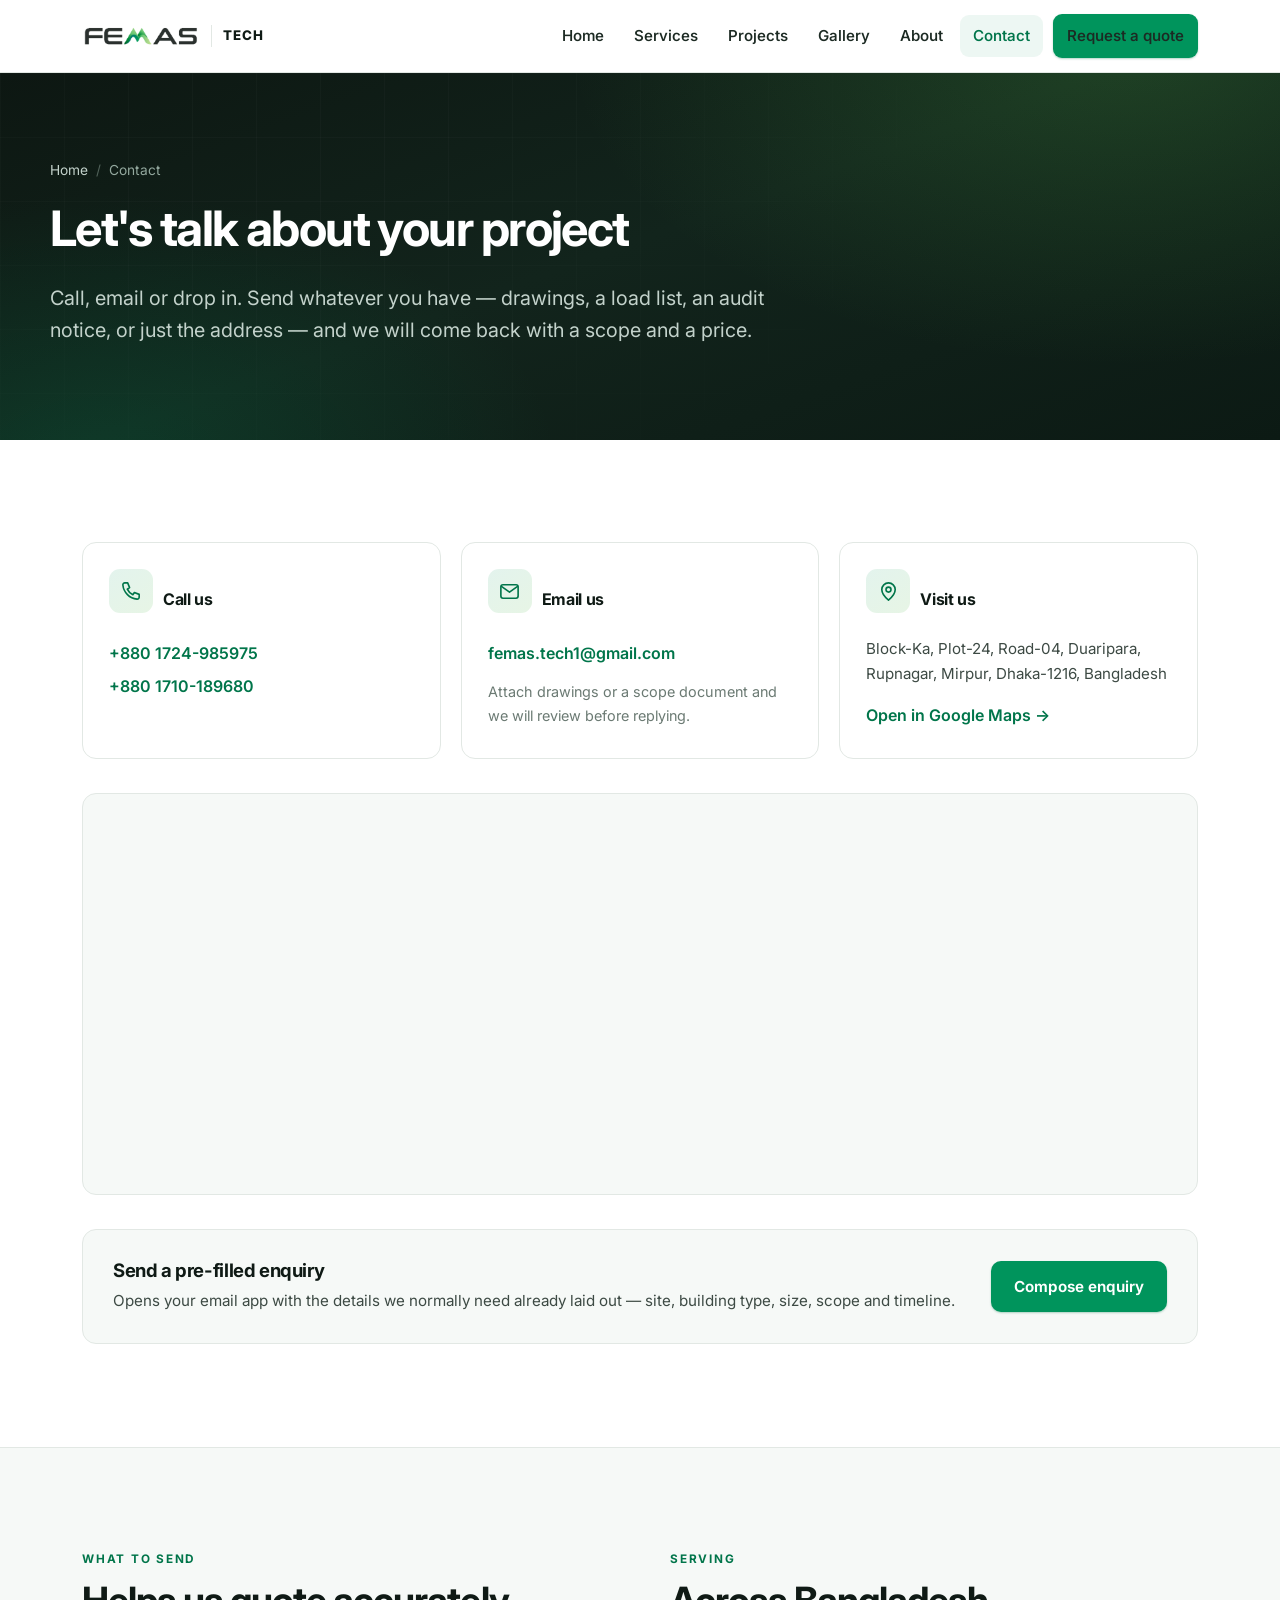
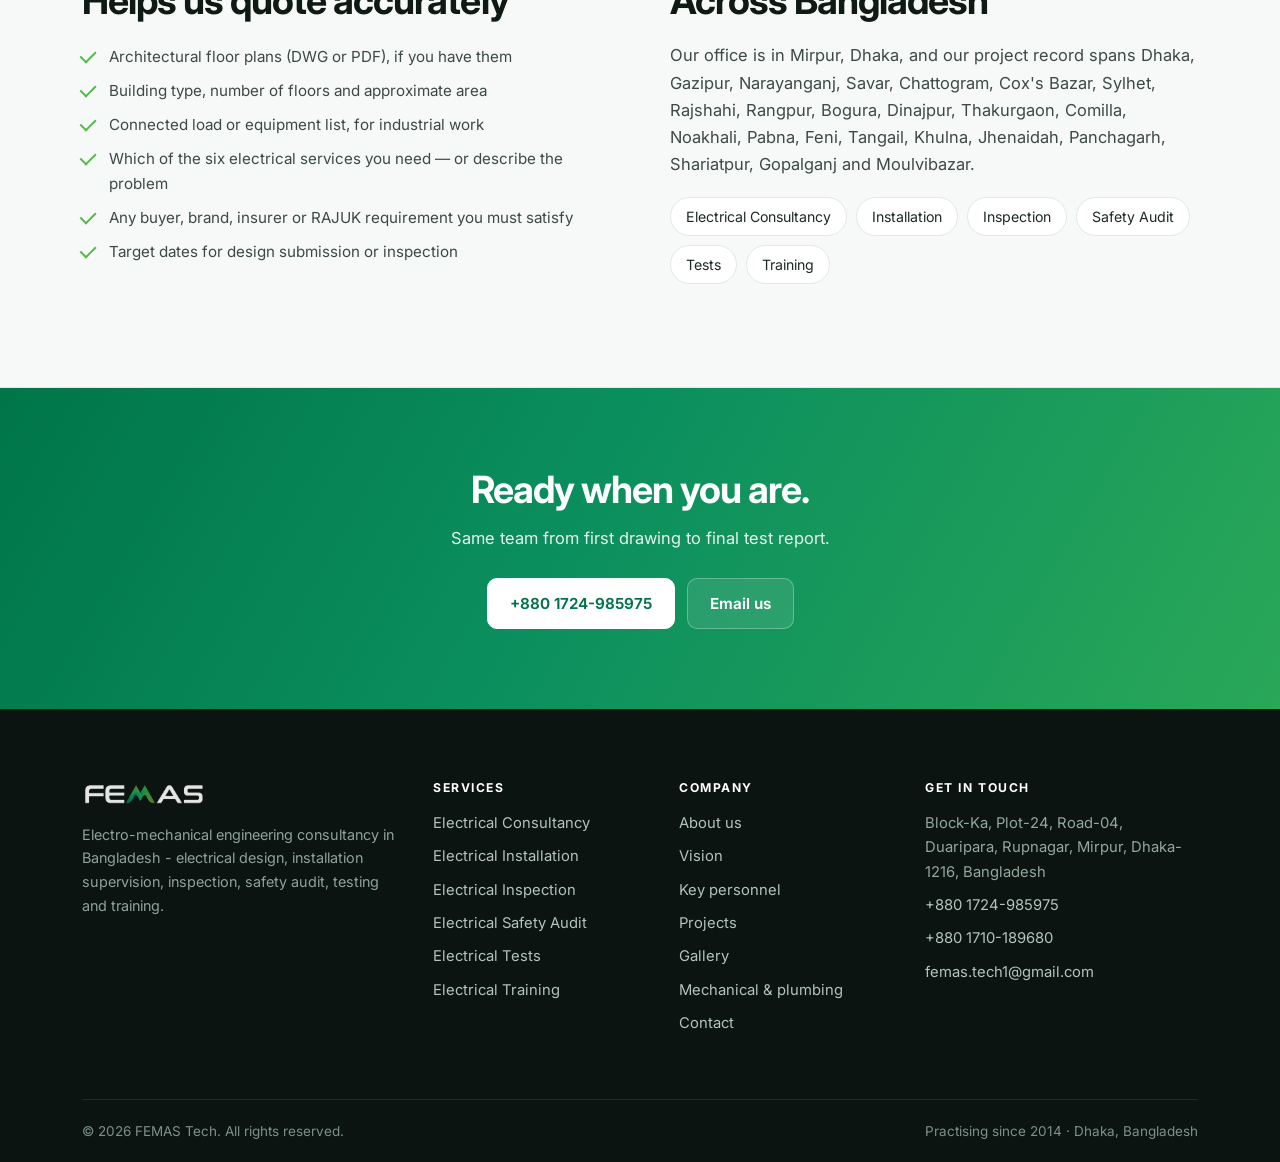
<file: contact.html>
<!doctype html>
<html lang="en">
<head>
<meta charset="utf-8">
<meta name="viewport" content="width=device-width,initial-scale=1">
<title>Contact FEMAS Tech - Mirpur, Dhaka</title>
<meta name="description" content="Contact FEMAS Tech for electrical consultancy, installation, inspection, safety audit, testing and training. Block-Ka, Plot-24, Road-04, Duaripara, Rupnagar, Mirpur, Dhaka-1216, Bangladesh.">
<link rel="canonical" href="https://femastech.com/contact.html">
<meta property="og:type" content="website">
<meta property="og:site_name" content="FEMAS Tech">
<meta property="og:title" content="Contact FEMAS Tech - Mirpur, Dhaka">
<meta property="og:description" content="Contact FEMAS Tech for electrical consultancy, installation, inspection, safety audit, testing and training. Block-Ka, Plot-24, Road-04, Duaripara, Rupnagar, Mirpur, Dhaka-1216, Bangladesh.">
<meta property="og:url" content="https://femastech.com/contact.html">
<meta property="og:image" content="https://femastech.com/assets/logo.png">
<meta name="twitter:card" content="summary">
<meta name="theme-color" content="#0d1712">
<link rel="icon" href="assets/favicon.png" type="image/png">
<link rel="apple-touch-icon" href="assets/favicon.png">
<link rel="preconnect" href="https://fonts.googleapis.com">
<link rel="preconnect" href="https://fonts.gstatic.com" crossorigin>
<link href="https://fonts.googleapis.com/css2?family=Inter:wght@400;500;600;700;750&display=swap" rel="stylesheet">
<link rel="stylesheet" href="assets/style.css">
</head>
<body>
<a href="#main" style="position:absolute;left:-9999px;top:0;background:#fff;padding:10px 16px;z-index:100" onfocus="this.style.left='8px'" onblur="this.style.left='-9999px'">Skip to content</a>
<header class="hdr">
  <div class="hdr__in">
    <a class="brand" href="index.html" aria-label="FEMAS Tech home">
      <img src="assets/logo.png" alt="FEMAS" width="236" height="48">
      <span class="brand__tag">Tech</span>
    </a>
    <button class="burger" id="burger" aria-label="Menu" aria-expanded="false" aria-controls="nav"><span></span></button>
    <nav class="nav" id="nav" aria-label="Main">
      <a href="index.html">Home</a>
      <a href="services.html">Services</a>
      <a href="projects.html">Projects</a>
      <a href="gallery.html">Gallery</a>
      <a href="about.html">About</a>
      <a href="contact.html" aria-current="page">Contact</a>
      <a class="btn btn--pri btn--sm" href="contact.html">Request a quote</a>
    </nav>
  </div>
</header>
<main id="main">

<section class="hero hero--page">
  <div class="wrap hero__in">
    <div class="narrow">
      <p class="crumb"><a href="index.html">Home</a><span>/</span>Contact</p>
      <h1>Let's talk about your project</h1>
      <p class="lead">Call, email or drop in. Send whatever you have &mdash; drawings, a load list,
      an audit notice, or just the address &mdash; and we will come back with a scope and a price.</p>
    </div>
  </div>
</section>

<section class="section">
  <div class="wrap">
    <div class="grid g3">
      <div class="cbox">
        <h3><span class="ico" aria-hidden="true"><svg viewBox="0 0 24 24"><path d="M5 3h3l2 5-2.4 1.6a12 12 0 0 0 5.8 5.8L15 13l5 2v3a2 2 0 0 1-2.2 2A16.5 16.5 0 0 1 3 5.2 2 2 0 0 1 5 3Z"/></svg></span> Call us</h3>
        <a href="tel:+8801724985975">+880 1724-985975</a>
        <a href="tel:+8801710189680">+880 1710-189680</a>
      </div>
      <div class="cbox">
        <h3><span class="ico" aria-hidden="true"><svg viewBox="0 0 24 24"><rect x="3" y="5" width="18" height="14" rx="2.2"/><path d="m3.6 6.6 8.4 6 8.4-6"/></svg></span> Email us</h3>
        <a href="mailto:femas.tech1@gmail.com">femas.tech1@gmail.com</a>
        <p style="margin-top:10px;font-size:.9rem;color:var(--muted)">Attach drawings or a scope
        document and we will review before replying.</p>
      </div>
      <div class="cbox">
        <h3><span class="ico" aria-hidden="true"><svg viewBox="0 0 24 24"><path d="M12 21s7-5.6 7-11a7 7 0 1 0-14 0c0 5.4 7 11 7 11Z"/><circle cx="12" cy="10" r="2.6"/></svg></span> Visit us</h3>
        <p style="margin-bottom:12px">Block-Ka, Plot-24, Road-04, Duaripara, Rupnagar, Mirpur, Dhaka-1216, Bangladesh</p>
        <a href="https://maps.google.com/?cid=7104763710526552455" target="_blank" rel="noopener">Open in Google Maps &rarr;</a>
      </div>
    </div>

    <div class="mapbox" style="margin-top:34px">
      <iframe src="https://maps.google.com/maps?q=23.8251035,90.3557545&amp;z=17&amp;hl=en&amp;output=embed" title="Map showing the FEMAS Tech office in Duaripara, Rupnagar, Mirpur, Dhaka" loading="lazy" referrerpolicy="no-referrer-when-downgrade" allowfullscreen></iframe>
    </div>

    <div class="panel" style="margin-top:34px;display:grid;grid-template-columns:minmax(0,1fr) auto;gap:24px;align-items:center">
      <div>
        <h3 style="margin-bottom:.35em">Send a pre-filled enquiry</h3>
        <p style="margin:0;font-size:.95rem;color:var(--body)">Opens your email app with the details
        we normally need already laid out &mdash; site, building type, size, scope and timeline.</p>
      </div>
      <a class="btn btn--pri" href="mailto:femas.tech1@gmail.com?subject=Project%20enquiry%20-%20FEMAS%20Tech&amp;body=Hello%20FEMAS%20Tech%2C%0A%0AProject%20/%20site%3A%0ALocation%3A%0ABuilding%20type%20%28RMG%2C%20commercial%2C%20hospital%2C%20residential%2C%20industrial%29%3A%0AApproximate%20size%20or%20number%20of%20floors%3A%0AWhat%20we%20need%20%28consultancy%20/%20installation%20/%20inspection%20/%20safety%20audit%20/%20tests%20/%20training%29%3A%0ATimeline%3A%0A%0AContact%20name%3A%0APhone%3A%0A%0AThank%20you.">Compose enquiry</a>
    </div>
  </div>
</section>

<section class="section section--soft">
  <div class="wrap">
    <div class="grid g2" style="gap:clamp(28px,5vw,60px)">
      <div>
        <p class="eyebrow">What to send</p>
        <h2>Helps us quote accurately</h2>
        <ul class="chk" style="margin-top:20px">
          <li>Architectural floor plans (DWG or PDF), if you have them</li>
          <li>Building type, number of floors and approximate area</li>
          <li>Connected load or equipment list, for industrial work</li>
          <li>Which of the six electrical services you need &mdash; or describe the problem</li>
          <li>Any buyer, brand, insurer or RAJUK requirement you must satisfy</li>
          <li>Target dates for design submission or inspection</li>
        </ul>
      </div>
      <div>
        <p class="eyebrow">Serving</p>
        <h2>Across Bangladesh</h2>
        <p>Our office is in Mirpur, Dhaka, and our project record spans Dhaka, Gazipur, Narayanganj,
        Savar, Chattogram, Cox's Bazar, Sylhet, Rajshahi, Rangpur, Bogura, Dinajpur, Thakurgaon,
        Comilla, Noakhali, Pabna, Feni, Tangail, Khulna, Jhenaidah, Panchagarh, Shariatpur,
        Gopalganj and Moulvibazar.</p>
        <ul class="pills" style="margin-top:18px">
          <li>Electrical Consultancy</li><li>Installation</li><li>Inspection</li>
          <li>Safety Audit</li><li>Tests</li><li>Training</li>
        </ul>
      </div>
    </div>
  </div>
</section>

<section class="cta">
  <div class="wrap center">
    <h2 style="margin-inline:auto;max-width:24ch">Ready when you are.</h2>
    <p style="margin-inline:auto">Same team from first drawing to final test report.</p>
    <div class="cta__row" style="justify-content:center">
      <a class="btn btn--ghost" href="tel:+8801724985975">+880 1724-985975</a>
      <a class="btn btn--onDark" href="mailto:femas.tech1@gmail.com">Email us</a>
    </div>
  </div>
</section>
</main>
<footer class="ftr">
  <div class="wrap">
    <div class="ftr__grid">
      <div>
        <img src="assets/logo-light.png" alt="FEMAS Tech" width="248" height="50">
        <p>Electro-mechanical engineering consultancy in Bangladesh - electrical design, installation
        supervision, inspection, safety audit, testing and training.</p>
      </div>
      <div>
        <h4>Services</h4>
        <ul>
          <li><a href="services.html#consultancy">Electrical Consultancy</a></li>
          <li><a href="services.html#installation">Electrical Installation</a></li>
          <li><a href="services.html#inspection">Electrical Inspection</a></li>
          <li><a href="services.html#audit">Electrical Safety Audit</a></li>
          <li><a href="services.html#tests">Electrical Tests</a></li>
          <li><a href="services.html#training">Electrical Training</a></li>
        </ul>
      </div>
      <div>
        <h4>Company</h4>
        <ul>
          <li><a href="about.html">About us</a></li>
          <li><a href="about.html#vision">Vision</a></li>
          <li><a href="about.html#team">Key personnel</a></li>
          <li><a href="projects.html">Projects</a></li>
          <li><a href="gallery.html">Gallery</a></li>
          <li><a href="services.html#mep">Mechanical &amp; plumbing</a></li>
          <li><a href="contact.html">Contact</a></li>
        </ul>
      </div>
      <div>
        <h4>Get in touch</h4>
        <ul>
          <li>Block-Ka, Plot-24, Road-04, Duaripara, Rupnagar, Mirpur, Dhaka-1216, Bangladesh</li>
          <li><a href="tel:+8801724985975">+880 1724-985975</a></li>
          <li><a href="tel:+8801710189680">+880 1710-189680</a></li>
          <li><a href="mailto:femas.tech1@gmail.com">femas.tech1@gmail.com</a></li>
        </ul>
      </div>
    </div>
    <div class="ftr__btm">
      <span>&copy; <span id="yr">2026</span> FEMAS Tech. All rights reserved.</span>
      <span>Practising since 2014 &middot; Dhaka, Bangladesh</span>
    </div>
  </div>
</footer>
<script>
(function(){
  var b=document.getElementById('burger'), n=document.getElementById('nav');
  if(b) b.addEventListener('click',function(){
    var o=n.classList.toggle('open'); b.setAttribute('aria-expanded',o?'true':'false');
  });
  var y=document.getElementById('yr'); if(y) y.textContent=new Date().getFullYear();
})();
</script>
</body>
</html>
</file>
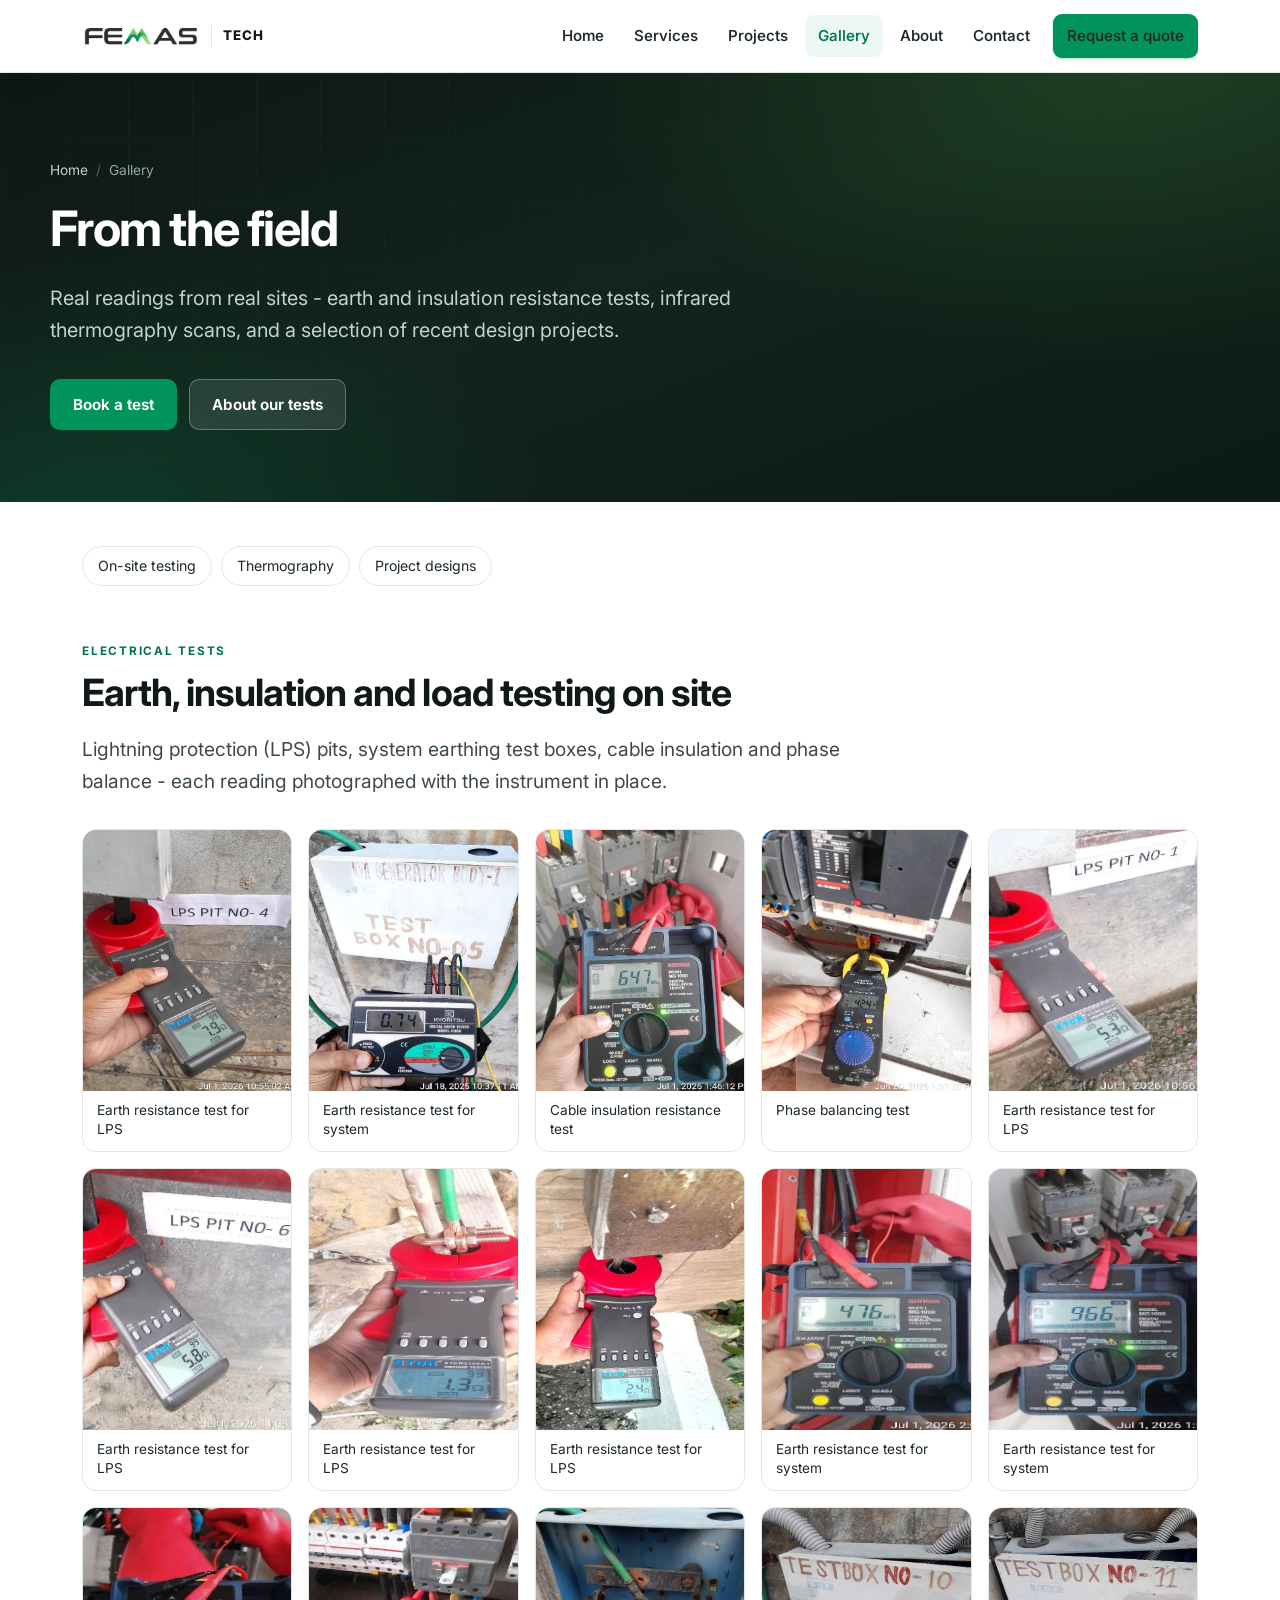
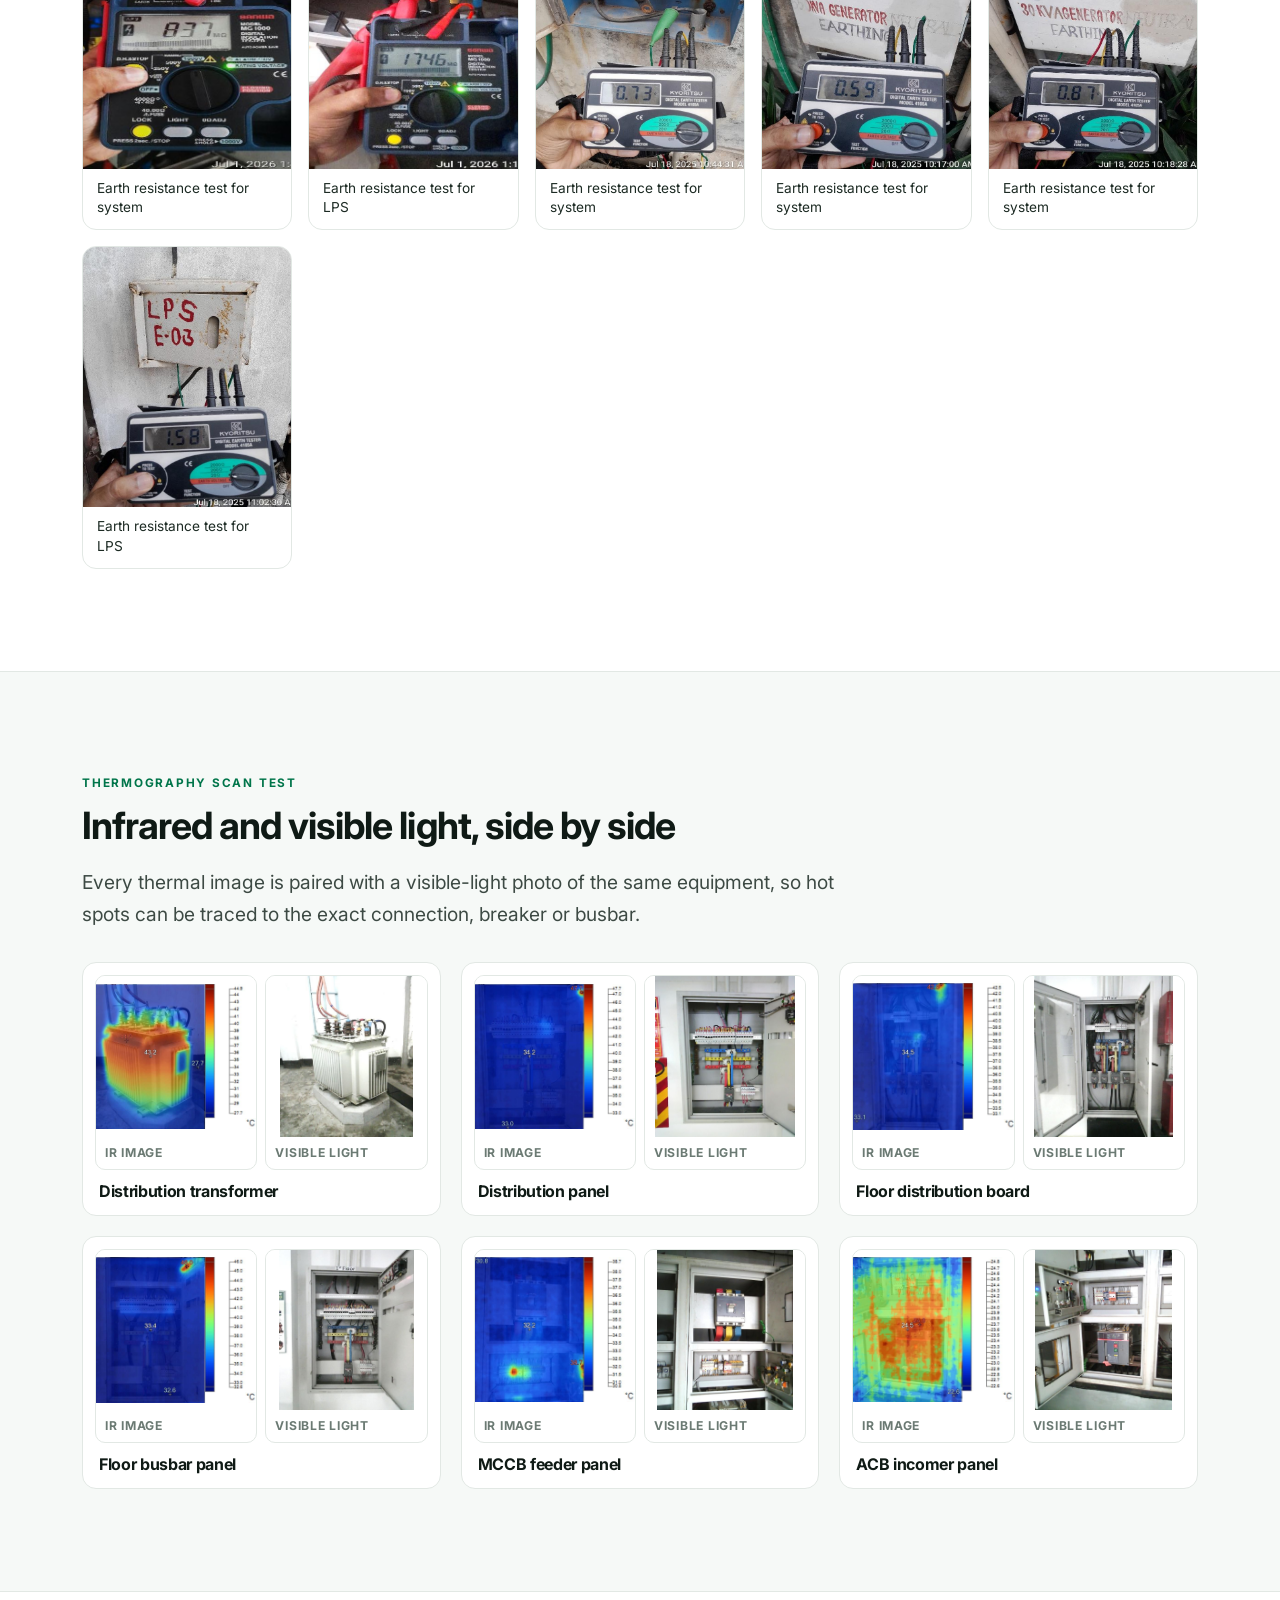
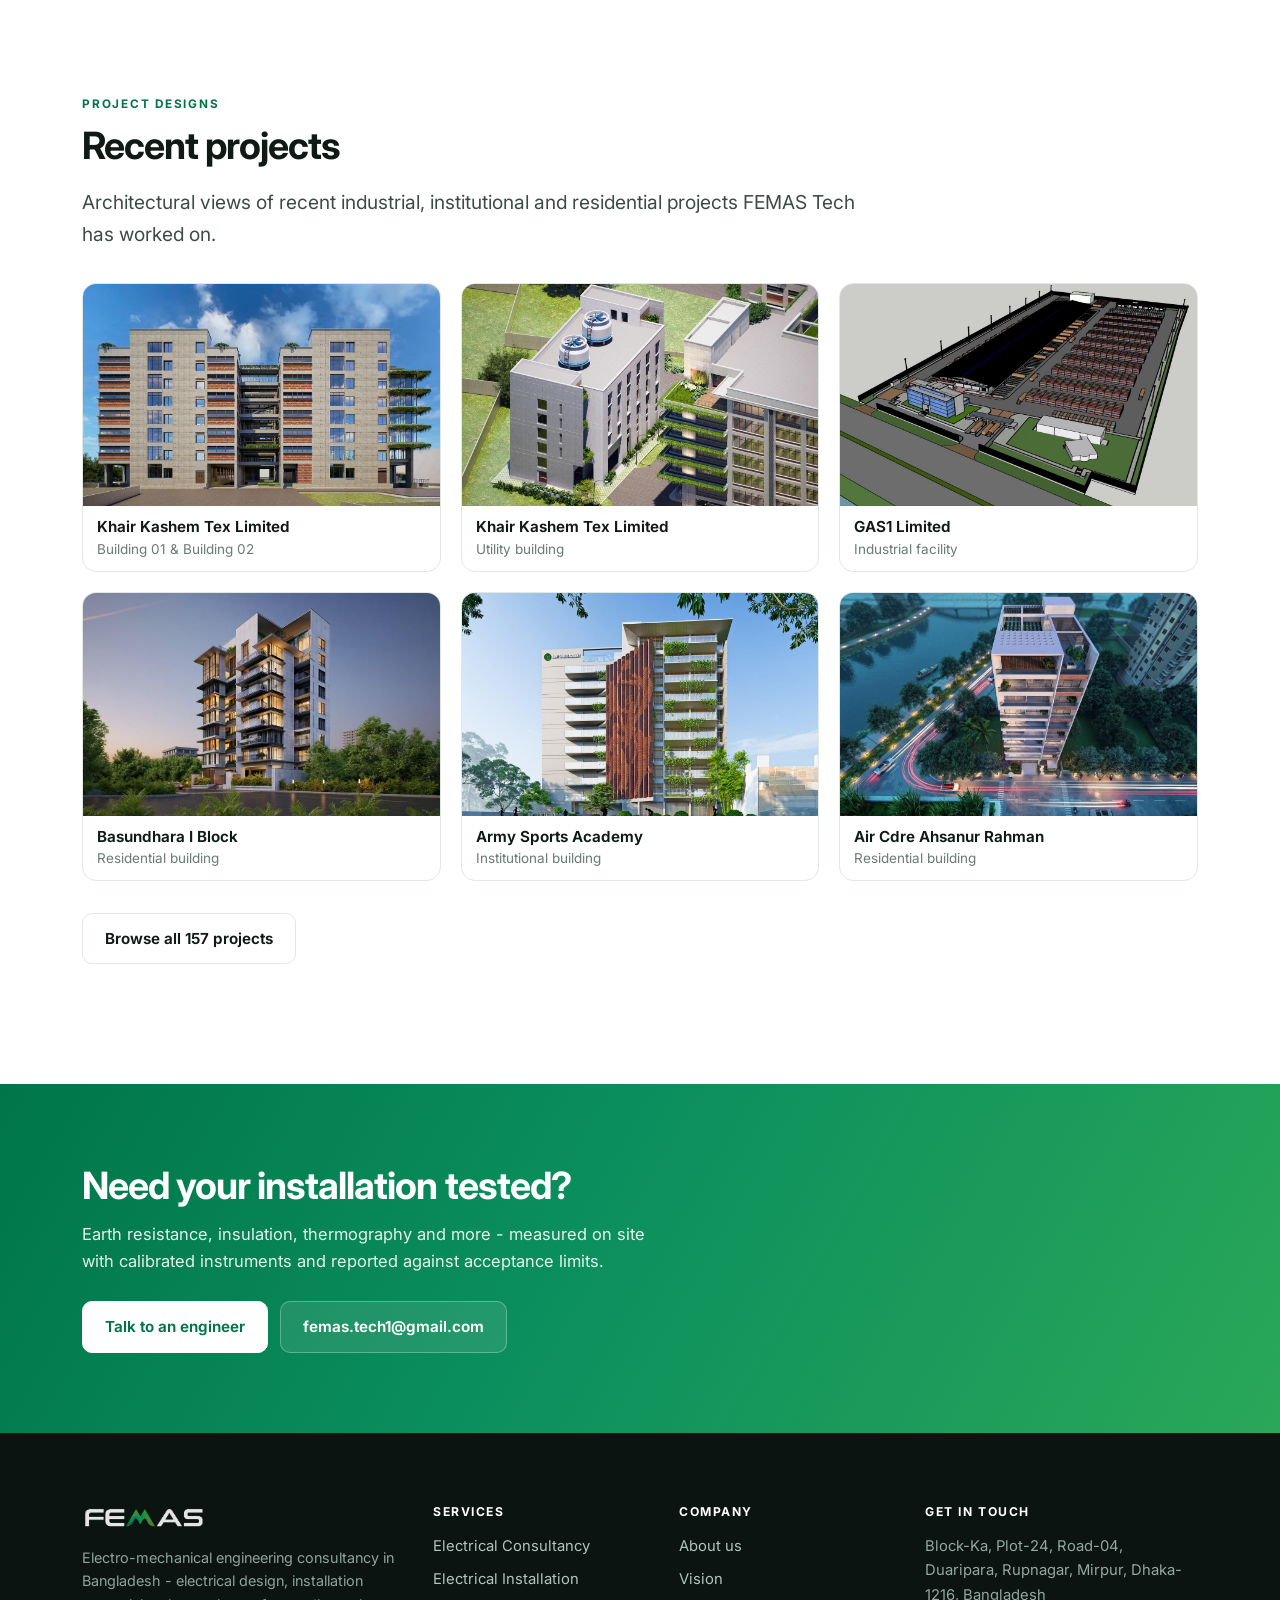
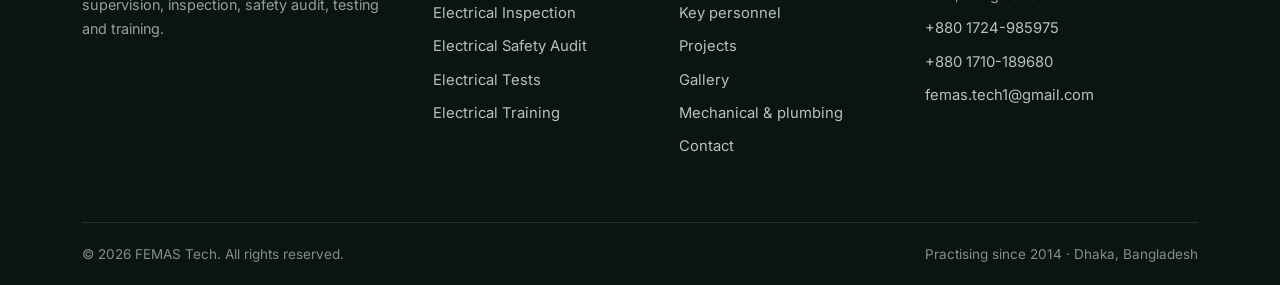
<file: gallery.html>
<!doctype html>
<html lang="en">
<head>
<meta charset="utf-8">
<meta name="viewport" content="width=device-width,initial-scale=1">
<title>Gallery - On-site Electrical Testing, Thermography &amp; Project Photos | FEMAS Tech</title>
<meta name="description" content="Photos from FEMAS Tech field work: earth resistance and insulation testing, infrared thermography scans, and recent electro-mechanical design projects in Bangladesh.">
<link rel="canonical" href="https://femastech.com/gallery.html">
<meta property="og:type" content="website">
<meta property="og:site_name" content="FEMAS Tech">
<meta property="og:title" content="Gallery - On-site Electrical Testing, Thermography &amp; Project Photos | FEMAS Tech">
<meta property="og:description" content="Photos from FEMAS Tech field work: earth resistance and insulation testing, infrared thermography scans, and recent electro-mechanical design projects in Bangladesh.">
<meta property="og:url" content="https://femastech.com/gallery.html">
<meta property="og:image" content="https://femastech.com/assets/gallery/thermo-1-ir.jpg">
<meta name="twitter:card" content="summary">
<meta name="theme-color" content="#0d1712">
<link rel="icon" href="assets/favicon.png" type="image/png">
<link rel="apple-touch-icon" href="assets/favicon.png">
<link rel="preconnect" href="https://fonts.googleapis.com">
<link rel="preconnect" href="https://fonts.gstatic.com" crossorigin>
<link href="https://fonts.googleapis.com/css2?family=Inter:wght@400;500;600;700;750&display=swap" rel="stylesheet">
<link rel="stylesheet" href="assets/style.css">
</head>
<body>
<a href="#main" style="position:absolute;left:-9999px;top:0;background:#fff;padding:10px 16px;z-index:100" onfocus="this.style.left='8px'" onblur="this.style.left='-9999px'">Skip to content</a>
<header class="hdr">
  <div class="hdr__in">
    <a class="brand" href="index.html" aria-label="FEMAS Tech home">
      <img src="assets/logo.png" alt="FEMAS" width="236" height="48">
      <span class="brand__tag">Tech</span>
    </a>
    <button class="burger" id="burger" aria-label="Menu" aria-expanded="false" aria-controls="nav"><span></span></button>
    <nav class="nav" id="nav" aria-label="Main">
      <a href="index.html">Home</a>
      <a href="services.html">Services</a>
      <a href="projects.html">Projects</a>
      <a href="gallery.html" aria-current="page">Gallery</a>
      <a href="about.html">About</a>
      <a href="contact.html">Contact</a>
      <a class="btn btn--pri btn--sm" href="contact.html">Request a quote</a>
    </nav>
  </div>
</header>
<main id="main">
<section class="hero hero--page">
  <div class="wrap hero__in">
    <div class="narrow">
      <p class="crumb"><a href="index.html">Home</a><span>/</span>Gallery</p>
      <h1>From the field</h1>
      <p class="lead">Real readings from real sites - earth and insulation resistance tests,
      infrared thermography scans, and a selection of recent design projects.</p>
      <div class="hero__cta">
        <a class="btn btn--pri" href="contact.html">Book a test</a>
        <a class="btn btn--onDark" href="services.html#tests">About our tests</a>
      </div>
    </div>
  </div>
</section>
<div class="wrap" style="padding-top:clamp(28px,4vw,44px)">
  <ul class="pills">
    <li><a href="#testing" style="color:inherit">On-site testing</a></li>
    <li><a href="#thermography" style="color:inherit">Thermography</a></li>
    <li><a href="#designs" style="color:inherit">Project designs</a></li>
  </ul>
</div>
<section class="section" id="testing" style="padding-top:clamp(36px,5vw,56px)">
  <div class="wrap">
    <p class="eyebrow">Electrical tests</p>
    <h2>Earth, insulation and load testing on site</h2>
    <p class="lead">Lightning protection (LPS) pits, system earthing test boxes, cable insulation and
    phase balance - each reading photographed with the instrument in place.</p>
    <div class="gal" style="margin-top:32px">
      <figure class="ph"><button type="button" class="ph__btn" data-full="assets/gallery/test-lps-pit-4.jpg" aria-label="Enlarge: Earth resistance test for LPS"><img src="assets/gallery/test-lps-pit-4.jpg" alt="Clamp-on earth tester on the down conductor at LPS pit no. 4" width="672" height="774" loading="lazy" decoding="async"></button><figcaption>Earth resistance test for LPS</figcaption></figure>
      <figure class="ph"><button type="button" class="ph__btn" data-full="assets/gallery/test-system-box-05.jpg" aria-label="Enlarge: Earth resistance test for system"><img src="assets/gallery/test-system-box-05.jpg" alt="Digital earth tester connected at generator earthing test box no. 05" width="660" height="774" loading="lazy" decoding="async"></button><figcaption>Earth resistance test for system</figcaption></figure>
      <figure class="ph"><button type="button" class="ph__btn" data-full="assets/gallery/test-cable-insulation.jpg" aria-label="Enlarge: Cable insulation resistance test"><img src="assets/gallery/test-cable-insulation.jpg" alt="Insulation resistance tester connected to cable terminations in a distribution panel" width="675" height="775" loading="lazy" decoding="async"></button><figcaption>Cable insulation resistance test</figcaption></figure>
      <figure class="ph"><button type="button" class="ph__btn" data-full="assets/gallery/test-phase-balancing.jpg" aria-label="Enlarge: Phase balancing test"><img src="assets/gallery/test-phase-balancing.jpg" alt="Clamp meter measuring phase current on an incoming cable" width="669" height="774" loading="lazy" decoding="async"></button><figcaption>Phase balancing test</figcaption></figure>
      <figure class="ph"><button type="button" class="ph__btn" data-full="assets/gallery/test-lps-pit-1.jpg" aria-label="Enlarge: Earth resistance test for LPS"><img src="assets/gallery/test-lps-pit-1.jpg" alt="Clamp-on earth tester at LPS pit no. 1" width="601" height="542" loading="lazy" decoding="async"></button><figcaption>Earth resistance test for LPS</figcaption></figure>
      <figure class="ph"><button type="button" class="ph__btn" data-full="assets/gallery/test-lps-pit-6.jpg" aria-label="Enlarge: Earth resistance test for LPS"><img src="assets/gallery/test-lps-pit-6.jpg" alt="Clamp-on earth tester at LPS pit no. 6" width="577" height="540" loading="lazy" decoding="async"></button><figcaption>Earth resistance test for LPS</figcaption></figure>
      <figure class="ph"><button type="button" class="ph__btn" data-full="assets/gallery/test-lps-a.jpg" aria-label="Enlarge: Earth resistance test for LPS"><img src="assets/gallery/test-lps-a.jpg" alt="Clamp-on earth tester around a lightning protection earth conductor" width="775" height="578" loading="lazy" decoding="async"></button><figcaption>Earth resistance test for LPS</figcaption></figure>
      <figure class="ph"><button type="button" class="ph__btn" data-full="assets/gallery/test-lps-b.jpg" aria-label="Enlarge: Earth resistance test for LPS"><img src="assets/gallery/test-lps-b.jpg" alt="Clamp-on earth tester on an earth rod at ground level" width="669" height="774" loading="lazy" decoding="async"></button><figcaption>Earth resistance test for LPS</figcaption></figure>
      <figure class="ph"><button type="button" class="ph__btn" data-full="assets/gallery/test-system-a.jpg" aria-label="Enlarge: Earth resistance test for system"><img src="assets/gallery/test-system-a.jpg" alt="Digital tester reading taken at a distribution panel" width="671" height="537" loading="lazy" decoding="async"></button><figcaption>Earth resistance test for system</figcaption></figure>
      <figure class="ph"><button type="button" class="ph__btn" data-full="assets/gallery/test-system-b.jpg" aria-label="Enlarge: Earth resistance test for system"><img src="assets/gallery/test-system-b.jpg" alt="Digital tester reading taken at a breaker panel" width="671" height="543" loading="lazy" decoding="async"></button><figcaption>Earth resistance test for system</figcaption></figure>
      <figure class="ph"><button type="button" class="ph__btn" data-full="assets/gallery/test-system-c.jpg" aria-label="Enlarge: Earth resistance test for system"><img src="assets/gallery/test-system-c.jpg" alt="Digital tester reading taken at a panel terminal block" width="666" height="537" loading="lazy" decoding="async"></button><figcaption>Earth resistance test for system</figcaption></figure>
      <figure class="ph"><button type="button" class="ph__btn" data-full="assets/gallery/test-lps-c.jpg" aria-label="Enlarge: Earth resistance test for LPS"><img src="assets/gallery/test-lps-c.jpg" alt="Digital tester reading taken below a moulded-case breaker" width="677" height="571" loading="lazy" decoding="async"></button><figcaption>Earth resistance test for LPS</figcaption></figure>
      <figure class="ph"><button type="button" class="ph__btn" data-full="assets/gallery/test-system-d.jpg" aria-label="Enlarge: Earth resistance test for system"><img src="assets/gallery/test-system-d.jpg" alt="Digital earth tester connected at an earthing test box" width="672" height="774" loading="lazy" decoding="async"></button><figcaption>Earth resistance test for system</figcaption></figure>
      <figure class="ph"><button type="button" class="ph__btn" data-full="assets/gallery/test-system-box-10.jpg" aria-label="Enlarge: Earth resistance test for system"><img src="assets/gallery/test-system-box-10.jpg" alt="Digital earth tester at generator earthing test box no. 10" width="660" height="774" loading="lazy" decoding="async"></button><figcaption>Earth resistance test for system</figcaption></figure>
      <figure class="ph"><button type="button" class="ph__btn" data-full="assets/gallery/test-system-box-11.jpg" aria-label="Enlarge: Earth resistance test for system"><img src="assets/gallery/test-system-box-11.jpg" alt="Digital earth tester at 30 kVA generator earthing test box no. 11" width="675" height="775" loading="lazy" decoding="async"></button><figcaption>Earth resistance test for system</figcaption></figure>
      <figure class="ph"><button type="button" class="ph__btn" data-full="assets/gallery/test-lps-e03.jpg" aria-label="Enlarge: Earth resistance test for LPS"><img src="assets/gallery/test-lps-e03.jpg" alt="Digital earth tester at LPS earthing box E-03" width="669" height="774" loading="lazy" decoding="async"></button><figcaption>Earth resistance test for LPS</figcaption></figure>
    </div>
  </div>
</section>
<section class="section section--soft" id="thermography">
  <div class="wrap">
    <p class="eyebrow">Thermography scan test</p>
    <h2>Infrared and visible light, side by side</h2>
    <p class="lead">Every thermal image is paired with a visible-light photo of the same equipment, so
    hot spots can be traced to the exact connection, breaker or busbar.</p>
    <div class="grid g3" style="margin-top:32px">
      <article class="pair">
        <div class="pair__img">
          <figure class="ph"><button type="button" class="ph__btn" data-full="assets/gallery/thermo-1-ir.jpg" aria-label="Enlarge: IR image"><img src="assets/gallery/thermo-1-ir.jpg" alt="Infrared thermography image of a distribution transformer" width="704" height="640" loading="lazy" decoding="async"></button><figcaption>IR image</figcaption></figure>
          <figure class="ph"><button type="button" class="ph__btn" data-full="assets/gallery/thermo-1-vis.jpg" aria-label="Enlarge: Visible light"><img src="assets/gallery/thermo-1-vis.jpg" alt="Visible-light photo of the same distribution transformer" width="581" height="704" loading="lazy" decoding="async"></button><figcaption>Visible light</figcaption></figure>
        </div>
        <h3>Distribution transformer</h3>
      </article>
      <article class="pair">
        <div class="pair__img">
          <figure class="ph"><button type="button" class="ph__btn" data-full="assets/gallery/thermo-2-ir.jpg" aria-label="Enlarge: IR image"><img src="assets/gallery/thermo-2-ir.jpg" alt="Infrared thermography image of a distribution panel" width="706" height="640" loading="lazy" decoding="async"></button><figcaption>IR image</figcaption></figure>
          <figure class="ph"><button type="button" class="ph__btn" data-full="assets/gallery/thermo-2-vis.jpg" aria-label="Enlarge: Visible light"><img src="assets/gallery/thermo-2-vis.jpg" alt="Visible-light photo of the same distribution panel" width="604" height="693" loading="lazy" decoding="async"></button><figcaption>Visible light</figcaption></figure>
        </div>
        <h3>Distribution panel</h3>
      </article>
      <article class="pair">
        <div class="pair__img">
          <figure class="ph"><button type="button" class="ph__btn" data-full="assets/gallery/thermo-3-ir.jpg" aria-label="Enlarge: IR image"><img src="assets/gallery/thermo-3-ir.jpg" alt="Infrared thermography image of a floor distribution board" width="701" height="640" loading="lazy" decoding="async"></button><figcaption>IR image</figcaption></figure>
          <figure class="ph"><button type="button" class="ph__btn" data-full="assets/gallery/thermo-3-vis.jpg" aria-label="Enlarge: Visible light"><img src="assets/gallery/thermo-3-vis.jpg" alt="Visible-light photo of the same floor distribution board" width="599" height="691" loading="lazy" decoding="async"></button><figcaption>Visible light</figcaption></figure>
        </div>
        <h3>Floor distribution board</h3>
      </article>
      <article class="pair">
        <div class="pair__img">
          <figure class="ph"><button type="button" class="ph__btn" data-full="assets/gallery/thermo-4-ir.jpg" aria-label="Enlarge: IR image"><img src="assets/gallery/thermo-4-ir.jpg" alt="Infrared thermography image of a floor busbar panel" width="704" height="640" loading="lazy" decoding="async"></button><figcaption>IR image</figcaption></figure>
          <figure class="ph"><button type="button" class="ph__btn" data-full="assets/gallery/thermo-4-vis.jpg" aria-label="Enlarge: Visible light"><img src="assets/gallery/thermo-4-vis.jpg" alt="Visible-light photo of the same floor busbar panel" width="591" height="700" loading="lazy" decoding="async"></button><figcaption>Visible light</figcaption></figure>
        </div>
        <h3>Floor busbar panel</h3>
      </article>
      <article class="pair">
        <div class="pair__img">
          <figure class="ph"><button type="button" class="ph__btn" data-full="assets/gallery/thermo-5-ir.jpg" aria-label="Enlarge: IR image"><img src="assets/gallery/thermo-5-ir.jpg" alt="Infrared thermography image of a mccb feeder panel" width="706" height="640" loading="lazy" decoding="async"></button><figcaption>IR image</figcaption></figure>
          <figure class="ph"><button type="button" class="ph__btn" data-full="assets/gallery/thermo-5-vis.jpg" aria-label="Enlarge: Visible light"><img src="assets/gallery/thermo-5-vis.jpg" alt="Visible-light photo of the same mccb feeder panel" width="597" height="704" loading="lazy" decoding="async"></button><figcaption>Visible light</figcaption></figure>
        </div>
        <h3>MCCB feeder panel</h3>
      </article>
      <article class="pair">
        <div class="pair__img">
          <figure class="ph"><button type="button" class="ph__btn" data-full="assets/gallery/thermo-6-ir.jpg" aria-label="Enlarge: IR image"><img src="assets/gallery/thermo-6-ir.jpg" alt="Infrared thermography image of a acb incomer panel" width="709" height="640" loading="lazy" decoding="async"></button><figcaption>IR image</figcaption></figure>
          <figure class="ph"><button type="button" class="ph__btn" data-full="assets/gallery/thermo-6-vis.jpg" aria-label="Enlarge: Visible light"><img src="assets/gallery/thermo-6-vis.jpg" alt="Visible-light photo of the same acb incomer panel" width="595" height="695" loading="lazy" decoding="async"></button><figcaption>Visible light</figcaption></figure>
        </div>
        <h3>ACB incomer panel</h3>
      </article>
    </div>
  </div>
</section>
<section class="section" id="designs">
  <div class="wrap">
    <p class="eyebrow">Project designs</p>
    <h2>Recent projects</h2>
    <p class="lead">Architectural views of recent industrial, institutional and residential projects
    FEMAS Tech has worked on.</p>
    <div class="grid g3" style="margin-top:32px">
      <figure class="ph ph--wide"><button type="button" class="ph__btn" data-full="assets/gallery/project-khair-kashem-b1-b2.jpg" aria-label="Enlarge: <b>Khair Kashem Tex Limited</b><span>Building 01 &amp; Building 02</span>"><img src="assets/gallery/project-khair-kashem-b1-b2.jpg" alt="Khair Kashem Tex Limited - building 01 and building 02 architectural view" width="1179" height="775" loading="lazy" decoding="async"></button><figcaption><b>Khair Kashem Tex Limited</b><span>Building 01 &amp; Building 02</span></figcaption></figure>
      <figure class="ph ph--wide"><button type="button" class="ph__btn" data-full="assets/gallery/project-khair-kashem-utility.jpg" aria-label="Enlarge: <b>Khair Kashem Tex Limited</b><span>Utility building</span>"><img src="assets/gallery/project-khair-kashem-utility.jpg" alt="Khair Kashem Tex Limited - utility building architectural view" width="1173" height="756" loading="lazy" decoding="async"></button><figcaption><b>Khair Kashem Tex Limited</b><span>Utility building</span></figcaption></figure>
      <figure class="ph ph--wide"><button type="button" class="ph__btn" data-full="assets/gallery/project-gas1.jpg" aria-label="Enlarge: <b>GAS1 Limited</b><span>Industrial facility</span>"><img src="assets/gallery/project-gas1.jpg" alt="GAS1 Limited - industrial facility architectural view" width="1186" height="775" loading="lazy" decoding="async"></button><figcaption><b>GAS1 Limited</b><span>Industrial facility</span></figcaption></figure>
      <figure class="ph ph--wide"><button type="button" class="ph__btn" data-full="assets/gallery/project-basundhara-i-block.jpg" aria-label="Enlarge: <b>Basundhara I Block</b><span>Residential building</span>"><img src="assets/gallery/project-basundhara-i-block.jpg" alt="Basundhara I Block - residential building architectural view" width="1025" height="720" loading="lazy" decoding="async"></button><figcaption><b>Basundhara I Block</b><span>Residential building</span></figcaption></figure>
      <figure class="ph ph--wide"><button type="button" class="ph__btn" data-full="assets/gallery/project-army-sports-academy.jpg" aria-label="Enlarge: <b>Army Sports Academy</b><span>Institutional building</span>"><img src="assets/gallery/project-army-sports-academy.jpg" alt="Army Sports Academy - institutional building architectural view" width="1280" height="844" loading="lazy" decoding="async"></button><figcaption><b>Army Sports Academy</b><span>Institutional building</span></figcaption></figure>
      <figure class="ph ph--wide"><button type="button" class="ph__btn" data-full="assets/gallery/project-air-cdre-ahsanur-rahman.jpg" aria-label="Enlarge: <b>Air Cdre Ahsanur Rahman</b><span>Residential building</span>"><img src="assets/gallery/project-air-cdre-ahsanur-rahman.jpg" alt="Air Cdre Ahsanur Rahman - residential building architectural view" width="1280" height="720" loading="lazy" decoding="async"></button><figcaption><b>Air Cdre Ahsanur Rahman</b><span>Residential building</span></figcaption></figure>
    </div>
    <p style="margin-top:32px"><a class="btn btn--ghost" href="projects.html">Browse all 157 projects</a></p>
  </div>
</section>
<section class="cta">
  <div class="wrap">
    <h2>Need your installation tested?</h2>
    <p>Earth resistance, insulation, thermography and more - measured on site with calibrated
    instruments and reported against acceptance limits.</p>
    <div class="cta__row">
      <a class="btn btn--ghost" href="contact.html">Talk to an engineer</a>
      <a class="btn btn--onDark" href="mailto:femas.tech1@gmail.com">femas.tech1@gmail.com</a>
    </div>
  </div>
</section>
<dialog class="lb" id="lb" aria-label="Photo viewer">
  <button type="button" class="lb__x" aria-label="Close">&times;</button>
  <img alt="">
  <p class="lb__cap"></p>
</dialog>
</main>
<footer class="ftr">
  <div class="wrap">
    <div class="ftr__grid">
      <div>
        <img src="assets/logo-light.png" alt="FEMAS Tech" width="248" height="50">
        <p>Electro-mechanical engineering consultancy in Bangladesh - electrical design, installation
        supervision, inspection, safety audit, testing and training.</p>
      </div>
      <div>
        <h4>Services</h4>
        <ul>
          <li><a href="services.html#consultancy">Electrical Consultancy</a></li>
          <li><a href="services.html#installation">Electrical Installation</a></li>
          <li><a href="services.html#inspection">Electrical Inspection</a></li>
          <li><a href="services.html#audit">Electrical Safety Audit</a></li>
          <li><a href="services.html#tests">Electrical Tests</a></li>
          <li><a href="services.html#training">Electrical Training</a></li>
        </ul>
      </div>
      <div>
        <h4>Company</h4>
        <ul>
          <li><a href="about.html">About us</a></li>
          <li><a href="about.html#vision">Vision</a></li>
          <li><a href="about.html#team">Key personnel</a></li>
          <li><a href="projects.html">Projects</a></li>
          <li><a href="gallery.html">Gallery</a></li>
          <li><a href="services.html#mep">Mechanical &amp; plumbing</a></li>
          <li><a href="contact.html">Contact</a></li>
        </ul>
      </div>
      <div>
        <h4>Get in touch</h4>
        <ul>
          <li>Block-Ka, Plot-24, Road-04, Duaripara, Rupnagar, Mirpur, Dhaka-1216, Bangladesh</li>
          <li><a href="tel:+8801724985975">+880 1724-985975</a></li>
          <li><a href="tel:+8801710189680">+880 1710-189680</a></li>
          <li><a href="mailto:femas.tech1@gmail.com">femas.tech1@gmail.com</a></li>
        </ul>
      </div>
    </div>
    <div class="ftr__btm">
      <span>&copy; <span id="yr">2026</span> FEMAS Tech. All rights reserved.</span>
      <span>Practising since 2014 &middot; Dhaka, Bangladesh</span>
    </div>
  </div>
</footer>
<script>
(function(){
  var b=document.getElementById('burger'), n=document.getElementById('nav');
  if(b) b.addEventListener('click',function(){
    var o=n.classList.toggle('open'); b.setAttribute('aria-expanded',o?'true':'false');
  });
  var y=document.getElementById('yr'); if(y) y.textContent=new Date().getFullYear();
})();
</script>
<script>
(function(){
  var d=document.getElementById('lb'); if(!d||!d.showModal) return;
  var im=d.querySelector('img'), cap=d.querySelector('.lb__cap');
  document.querySelectorAll('.ph__btn').forEach(function(b){
    b.addEventListener('click',function(){
      var i=b.querySelector('img'), fc=b.parentNode.querySelector('figcaption');
      im.src=b.getAttribute('data-full'); im.alt=i.alt;
      cap.textContent=(fc?fc.textContent+' - ':'')+i.alt; d.showModal();
    });
  });
  d.querySelector('.lb__x').addEventListener('click',function(){d.close()});
  d.addEventListener('click',function(e){if(e.target===d)d.close()});
})();
</script>
</body>
</html>
</file>
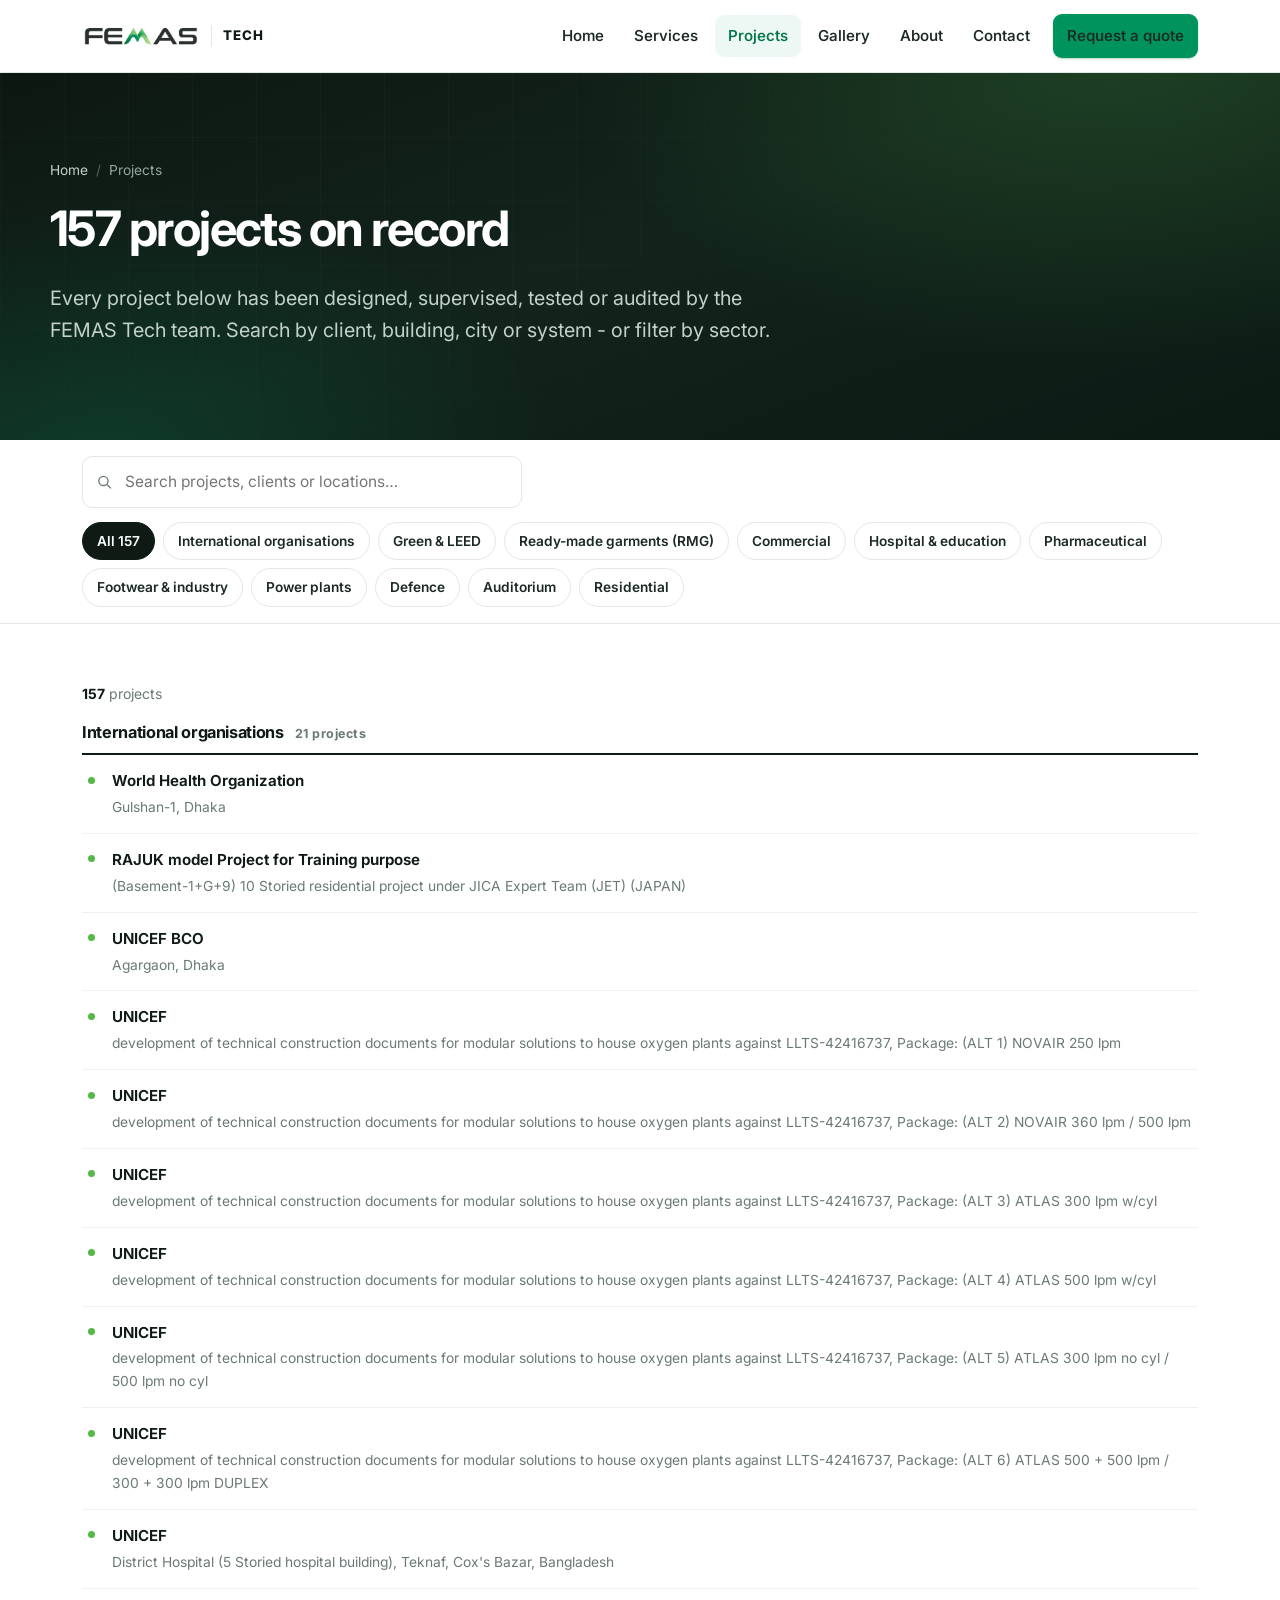
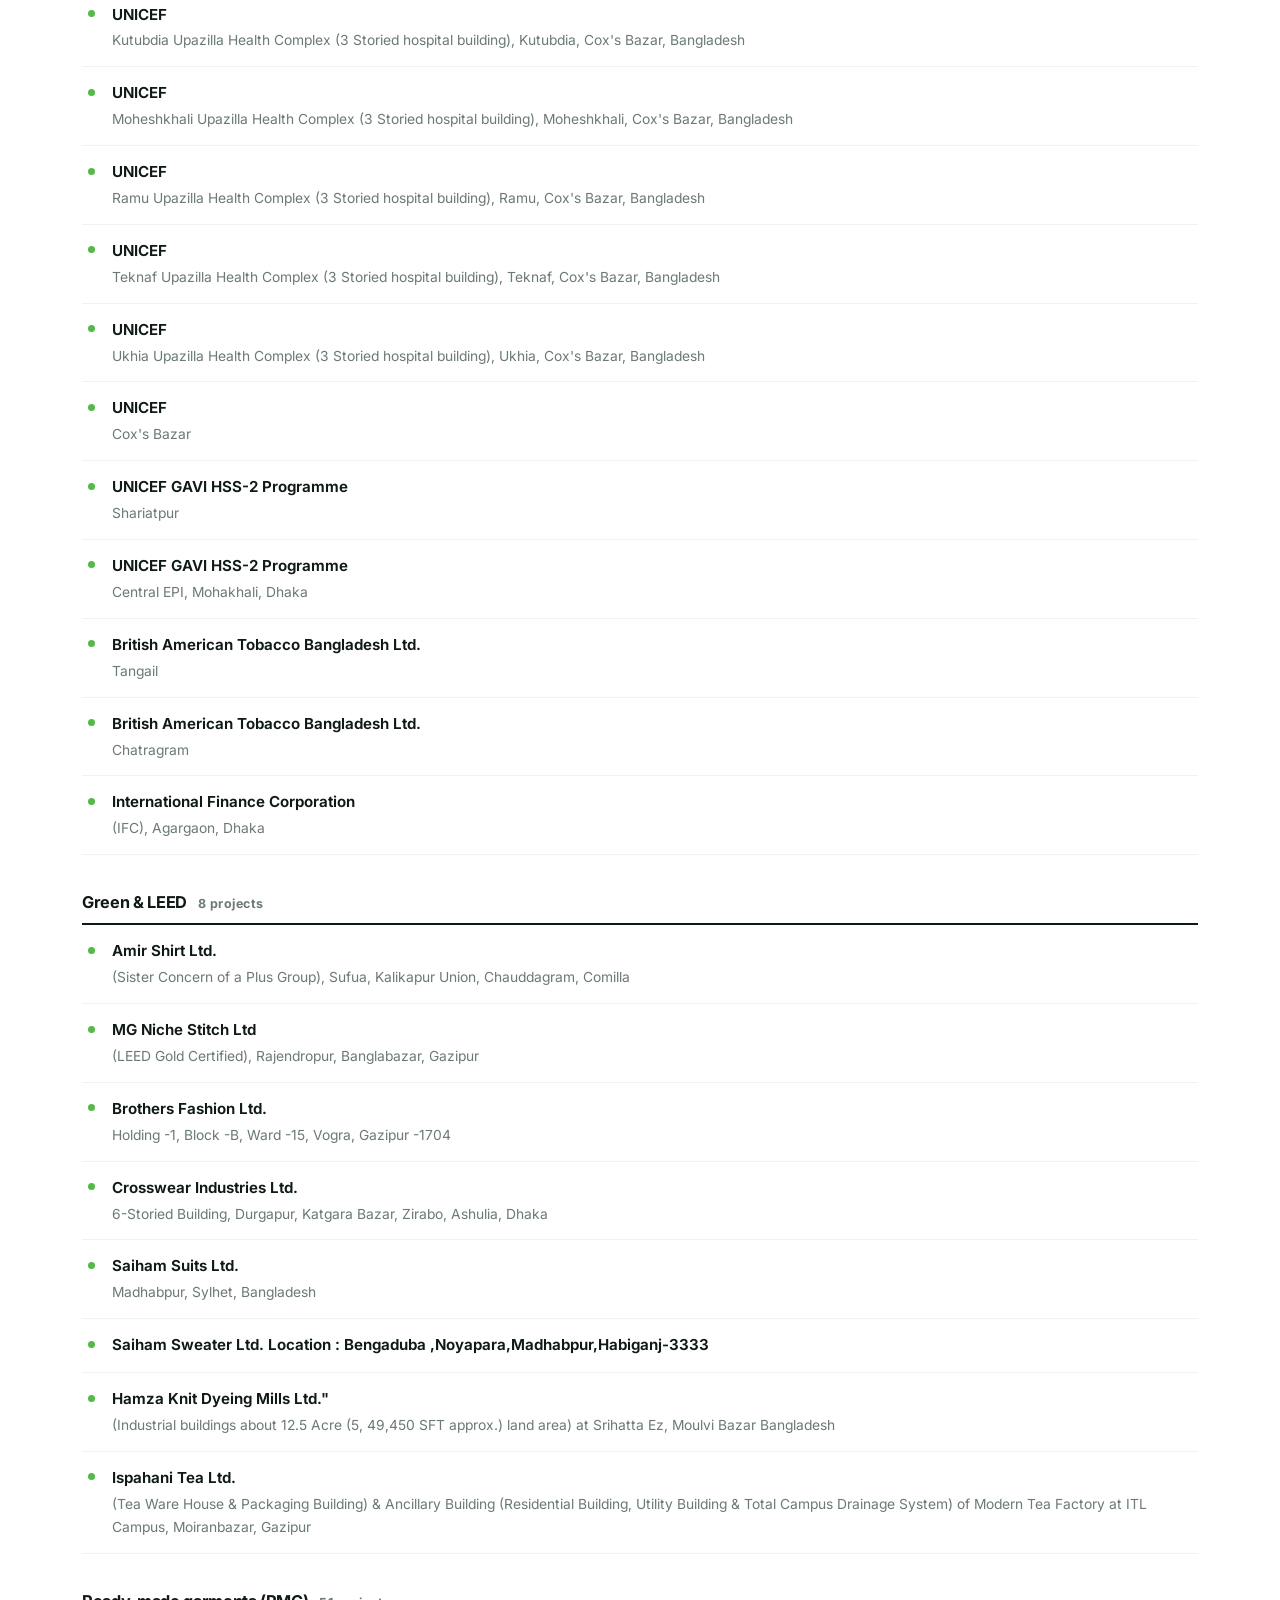
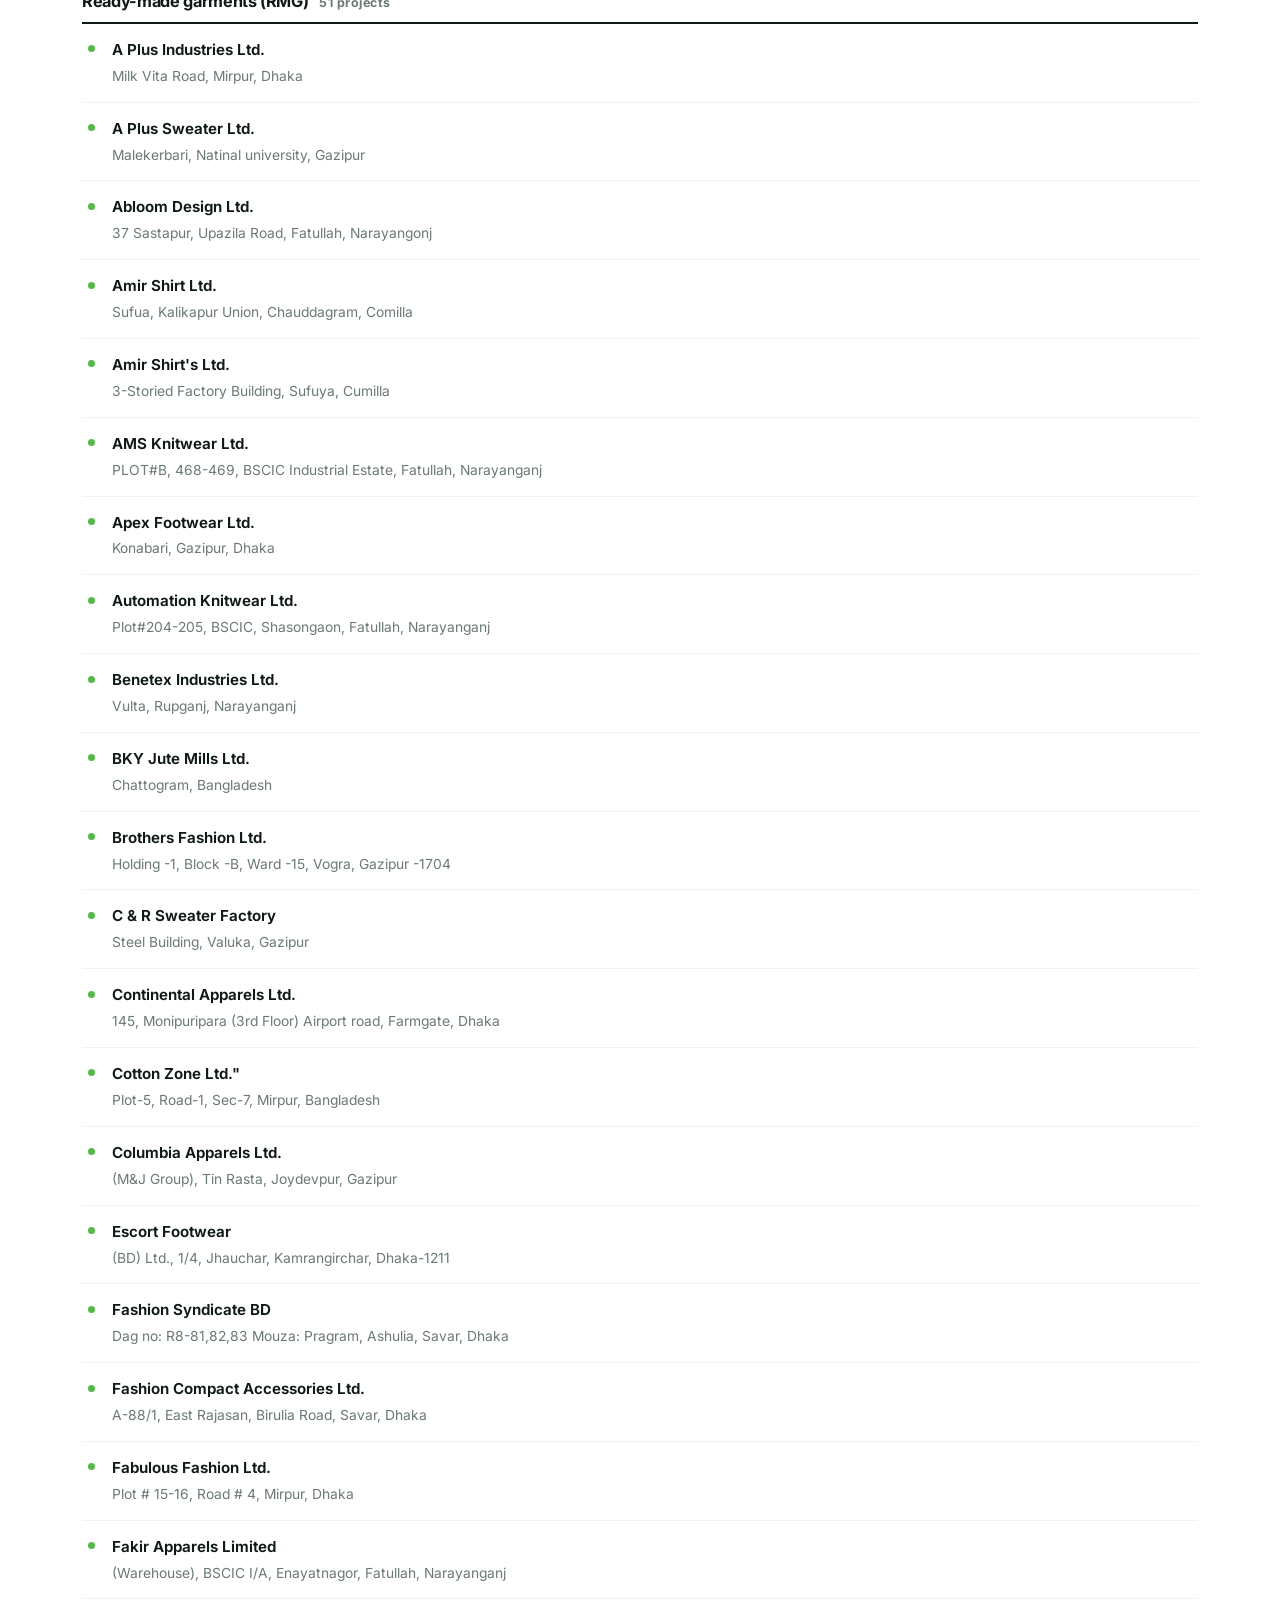
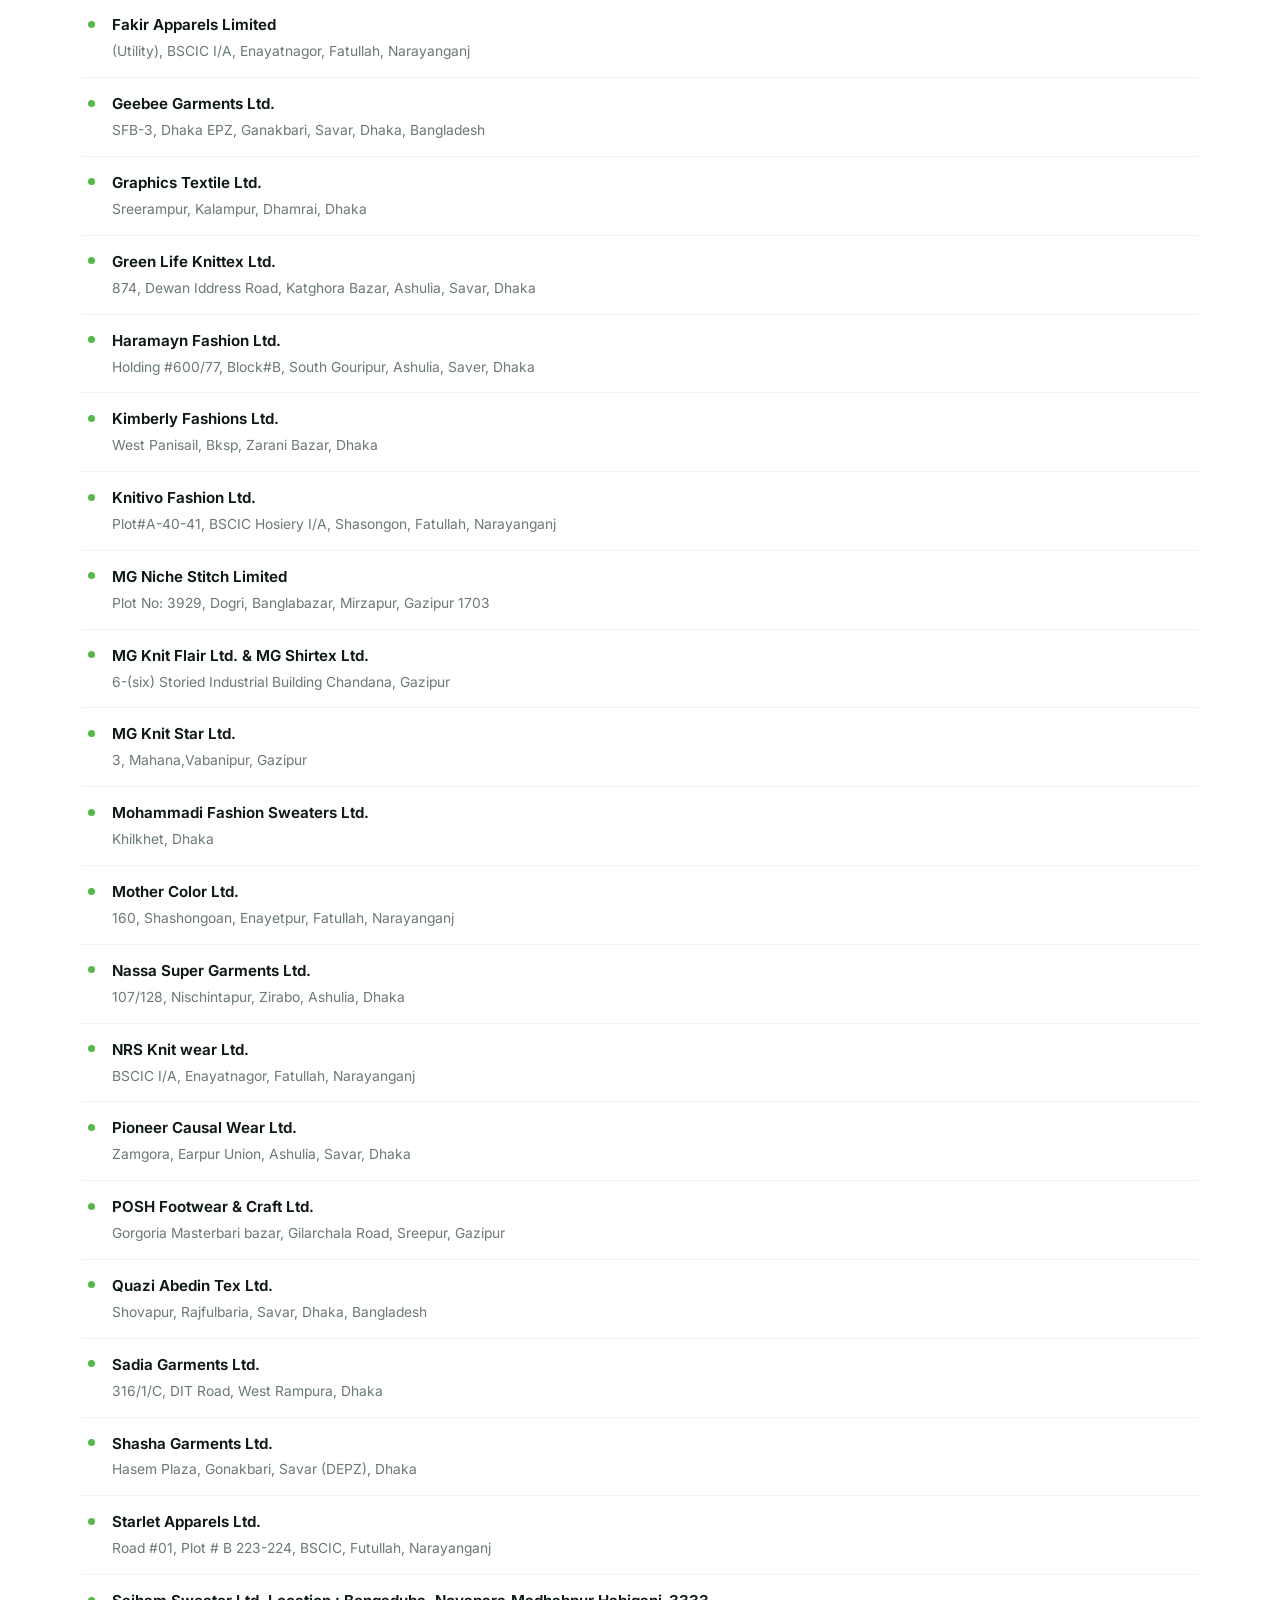
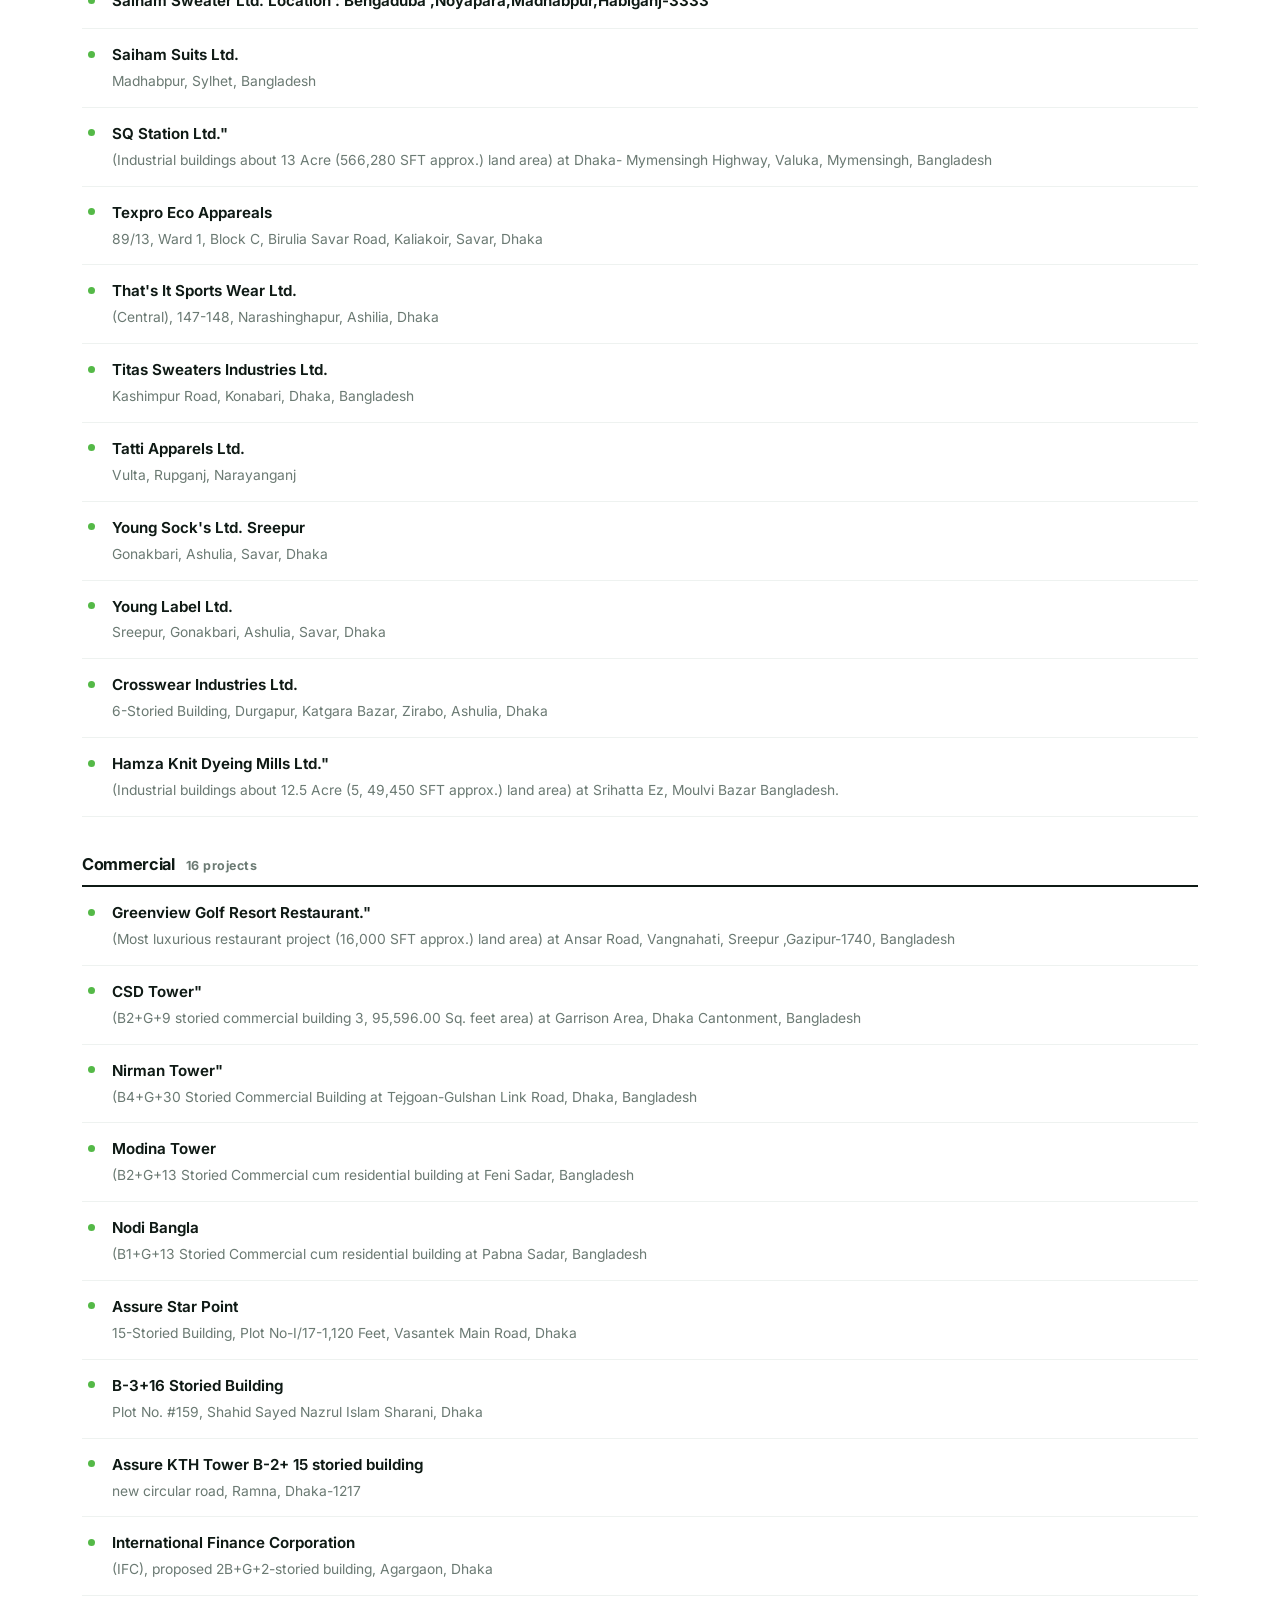
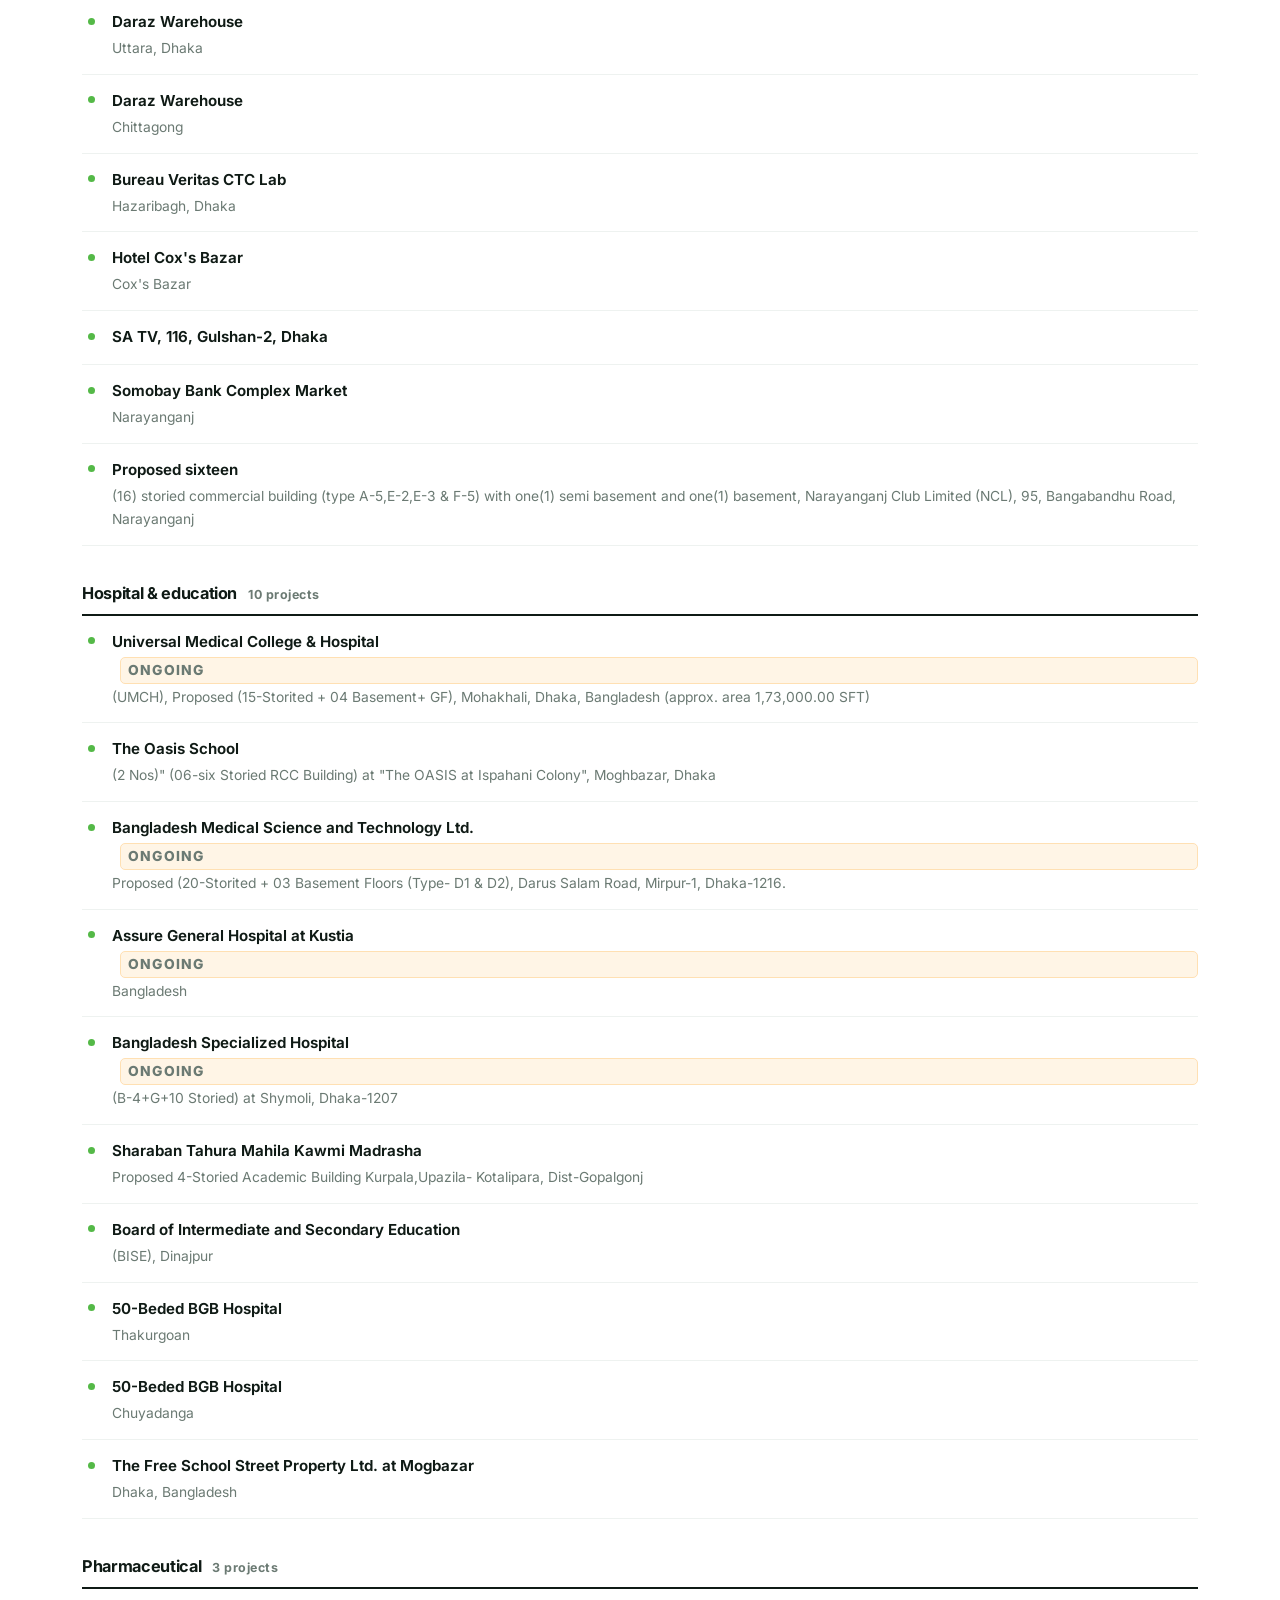
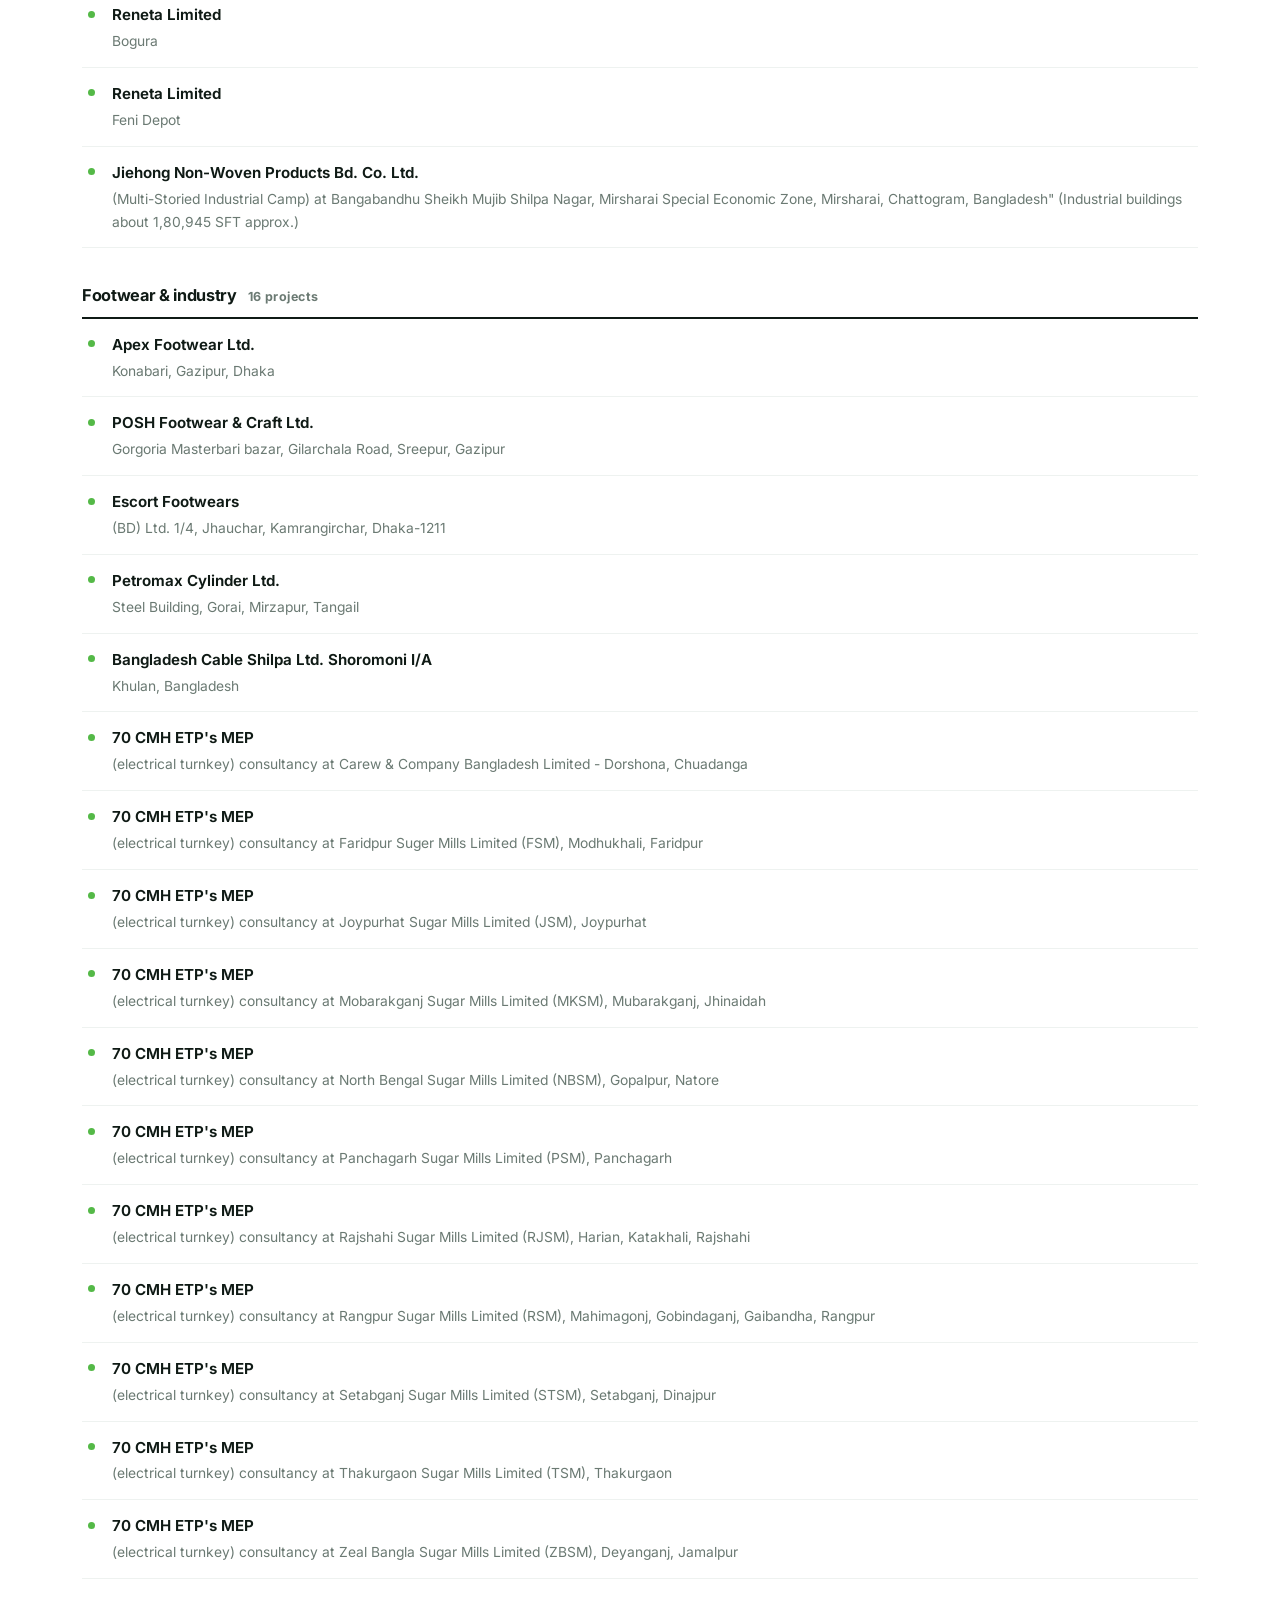
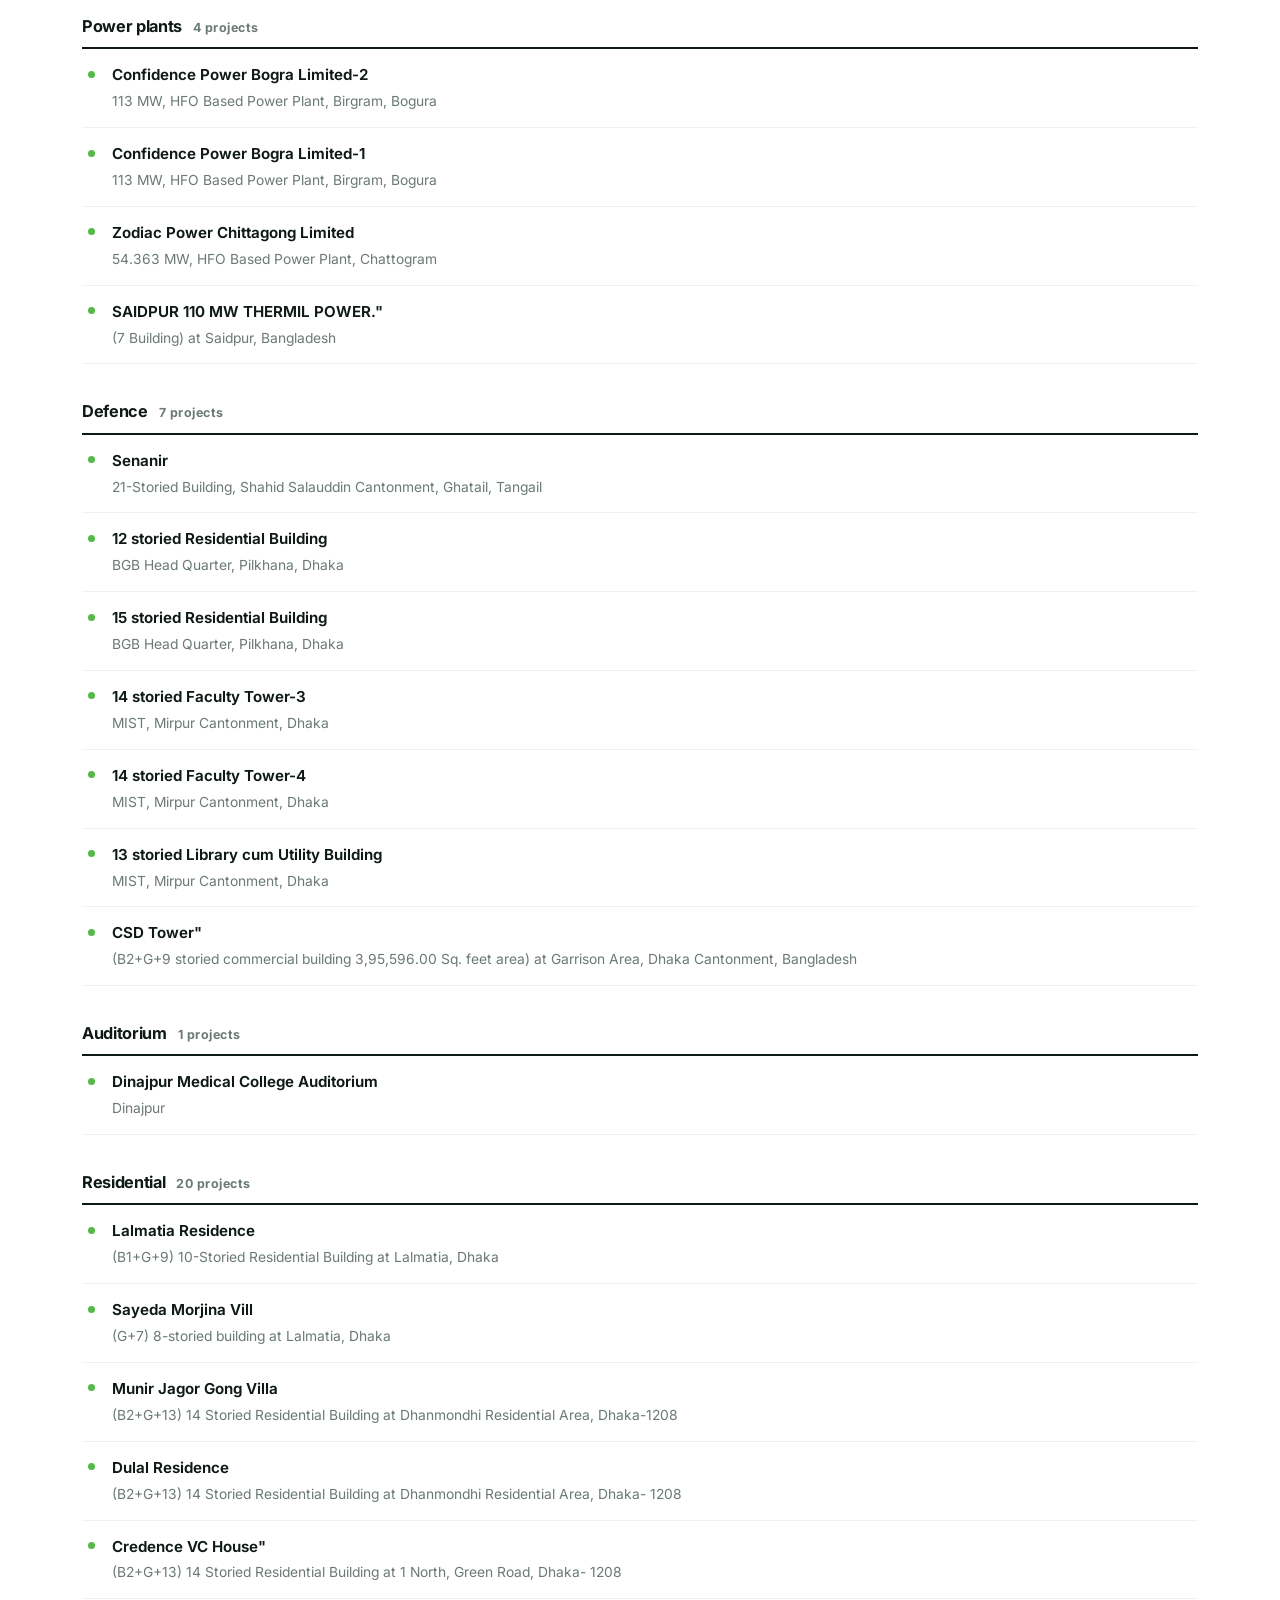
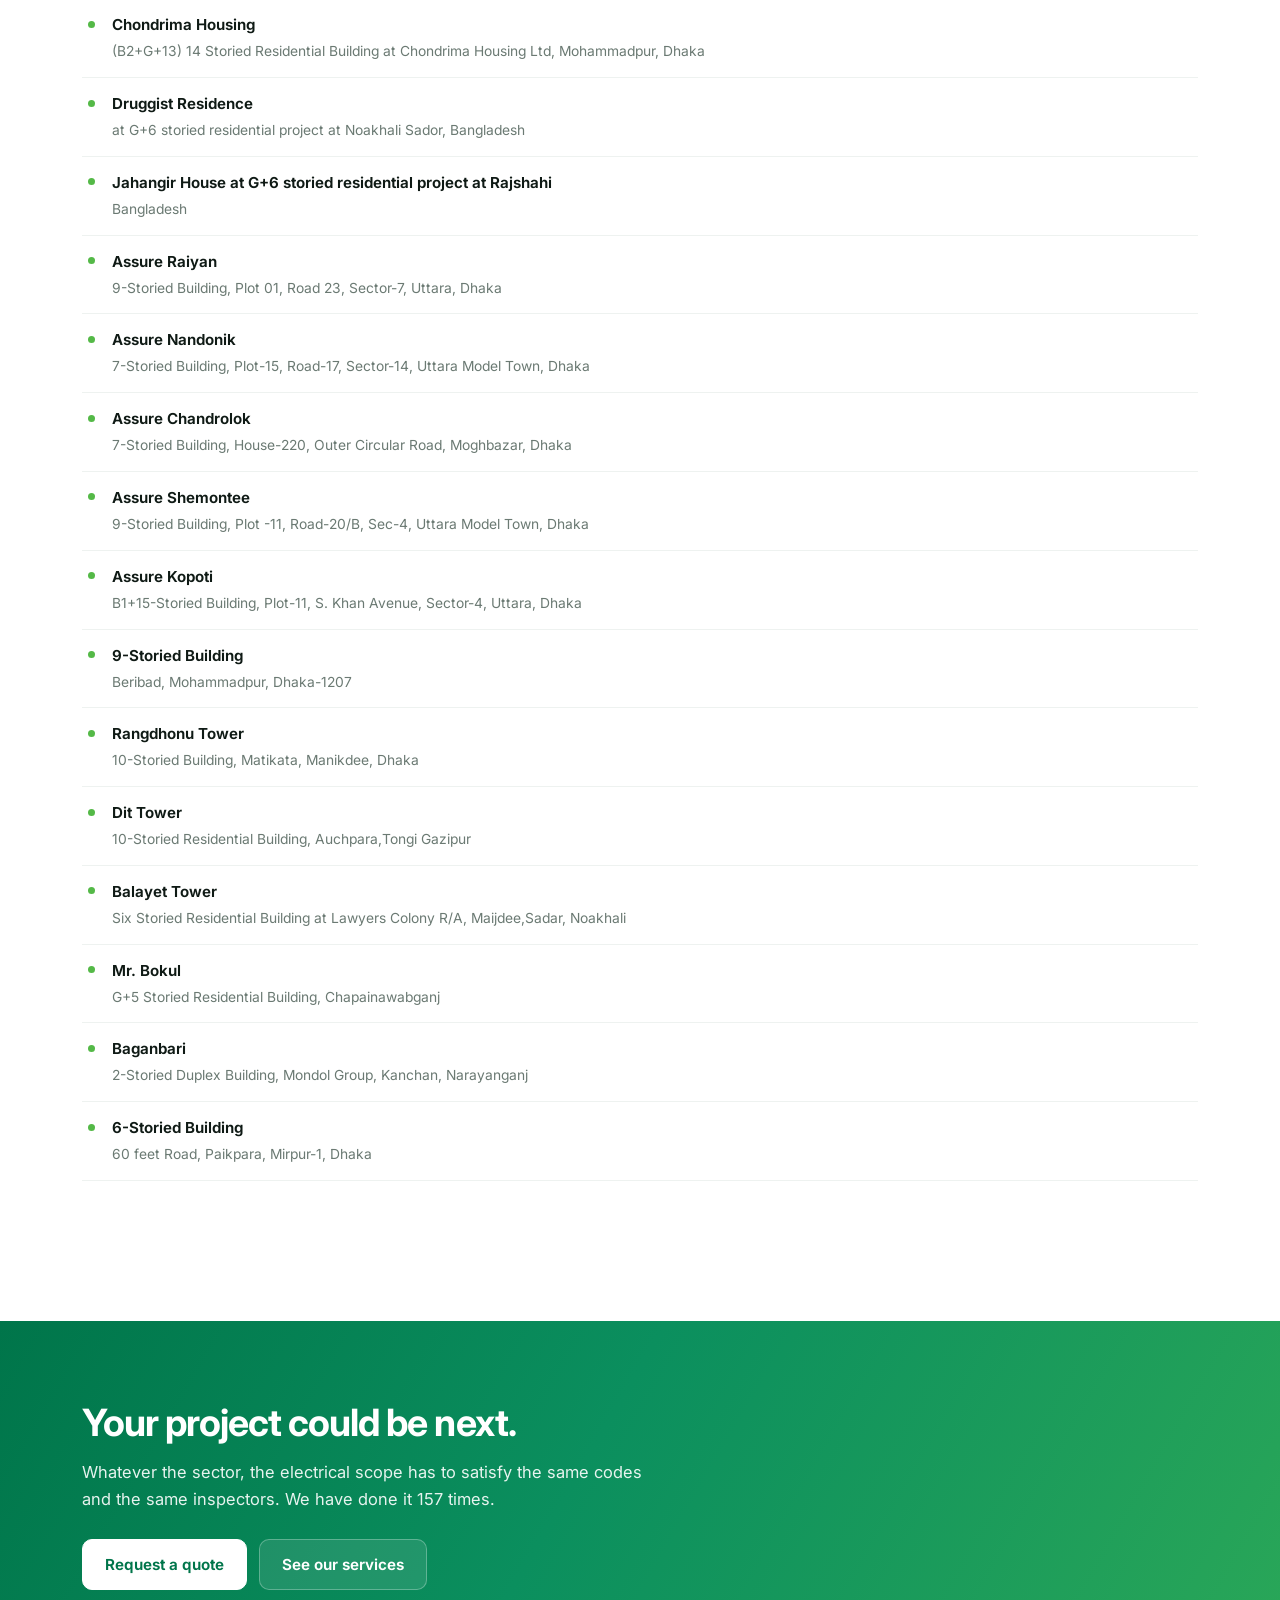
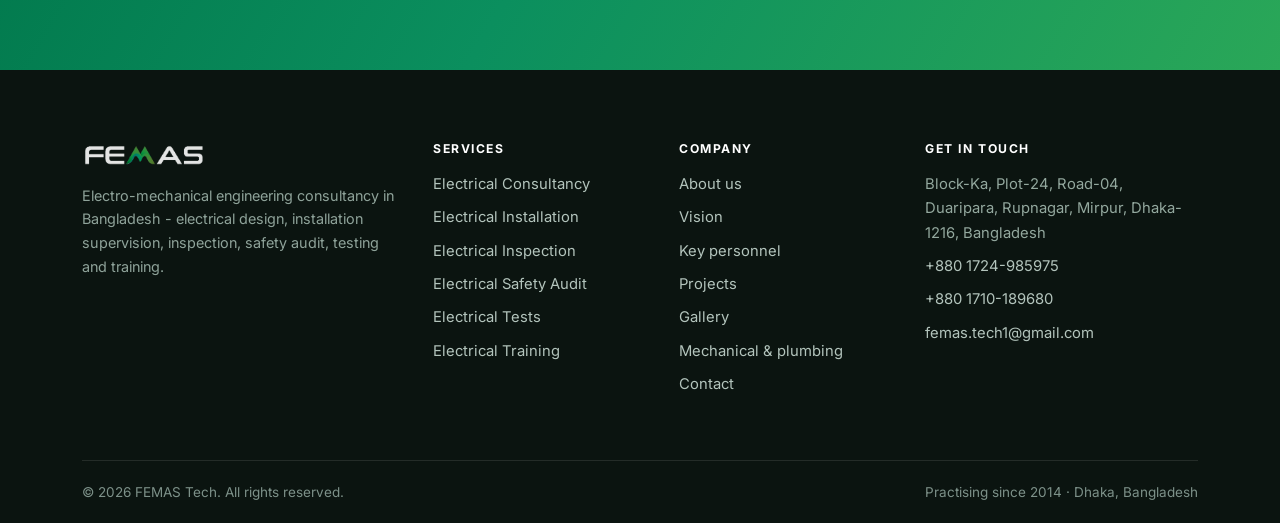
<file: projects.html>
<!doctype html>
<html lang="en">
<head>
<meta charset="utf-8">
<meta name="viewport" content="width=device-width,initial-scale=1">
<title>Projects - 157 completed electro-mechanical projects | FEMAS Tech</title>
<meta name="description" content="Search 157 electro-mechanical projects delivered by FEMAS Tech across Bangladesh - UNICEF and WHO facilities, LEED-certified factories, RMG, commercial towers, hospitals, power plants and defence.">
<link rel="canonical" href="https://femastech.com/projects.html">
<meta property="og:type" content="website">
<meta property="og:site_name" content="FEMAS Tech">
<meta property="og:title" content="Projects - 157 completed electro-mechanical projects | FEMAS Tech">
<meta property="og:description" content="Search 157 electro-mechanical projects delivered by FEMAS Tech across Bangladesh - UNICEF and WHO facilities, LEED-certified factories, RMG, commercial towers, hospitals, power plants and defence.">
<meta property="og:url" content="https://femastech.com/projects.html">
<meta property="og:image" content="https://femastech.com/assets/logo.png">
<meta name="twitter:card" content="summary">
<meta name="theme-color" content="#0d1712">
<link rel="icon" href="assets/favicon.png" type="image/png">
<link rel="apple-touch-icon" href="assets/favicon.png">
<link rel="preconnect" href="https://fonts.googleapis.com">
<link rel="preconnect" href="https://fonts.gstatic.com" crossorigin>
<link href="https://fonts.googleapis.com/css2?family=Inter:wght@400;500;600;700;750&display=swap" rel="stylesheet">
<link rel="stylesheet" href="assets/style.css">
</head>
<body>
<a href="#main" style="position:absolute;left:-9999px;top:0;background:#fff;padding:10px 16px;z-index:100" onfocus="this.style.left='8px'" onblur="this.style.left='-9999px'">Skip to content</a>
<header class="hdr">
  <div class="hdr__in">
    <a class="brand" href="index.html" aria-label="FEMAS Tech home">
      <img src="assets/logo.png" alt="FEMAS" width="236" height="48">
      <span class="brand__tag">Tech</span>
    </a>
    <button class="burger" id="burger" aria-label="Menu" aria-expanded="false" aria-controls="nav"><span></span></button>
    <nav class="nav" id="nav" aria-label="Main">
      <a href="index.html">Home</a>
      <a href="services.html">Services</a>
      <a href="projects.html" aria-current="page">Projects</a>
      <a href="gallery.html">Gallery</a>
      <a href="about.html">About</a>
      <a href="contact.html">Contact</a>
      <a class="btn btn--pri btn--sm" href="contact.html">Request a quote</a>
    </nav>
  </div>
</header>
<main id="main">

<section class="hero hero--page">
  <div class="wrap hero__in">
    <div class="narrow">
      <p class="crumb"><a href="index.html">Home</a><span>/</span>Projects</p>
      <h1>157 projects on record</h1>
      <p class="lead">Every project below has been designed, supervised, tested or audited by the
      FEMAS Tech team. Search by client, building, city or system - or filter by sector.</p>
    </div>
  </div>
</section>

<div class="filters">
  <div class="wrap">
    <div class="search">
      <svg viewBox="0 0 24 24" aria-hidden="true"><circle cx="10.5" cy="10.5" r="6.5"/><path d="M15.5 15.5 21 21"/></svg>
      <input type="search" id="q" placeholder="Search projects, clients or locations&hellip;" aria-label="Search projects" autocomplete="off">
    </div>
    <div class="chips" role="group" aria-label="Filter by sector">
        <button class="chip" data-f="all" aria-pressed="true">All 157</button>
        <button class="chip" data-f="intl" aria-pressed="false">International organisations</button>
        <button class="chip" data-f="green" aria-pressed="false">Green &amp; LEED</button>
        <button class="chip" data-f="rmg" aria-pressed="false">Ready-made garments (RMG)</button>
        <button class="chip" data-f="comm" aria-pressed="false">Commercial</button>
        <button class="chip" data-f="health" aria-pressed="false">Hospital &amp; education</button>
        <button class="chip" data-f="pharma" aria-pressed="false">Pharmaceutical</button>
        <button class="chip" data-f="ind" aria-pressed="false">Footwear &amp; industry</button>
        <button class="chip" data-f="power" aria-pressed="false">Power plants</button>
        <button class="chip" data-f="def" aria-pressed="false">Defence</button>
        <button class="chip" data-f="aud" aria-pressed="false">Auditorium</button>
        <button class="chip" data-f="res" aria-pressed="false">Residential</button>
    </div>
  </div>
</div>

<section class="section" style="padding-top:clamp(24px,3vw,36px)">
  <div class="wrap">
    <p class="count" id="count"><b>157</b> projects</p>
    <div id="results">
      <section class="pgroup" data-group="intl">
        <h3>International organisations <i data-gc>21 projects</i></h3>
        <ul class="plist">
        <li data-c="intl"><b>World Health Organization</b><span>Gulshan-1, Dhaka</span></li>
        <li data-c="intl"><b>RAJUK model Project for Training purpose</b><span>(Basement-1+G+9) 10 Storied residential project under JICA Expert Team (JET) (JAPAN)</span></li>
        <li data-c="intl"><b>UNICEF BCO</b><span>Agargaon, Dhaka</span></li>
        <li data-c="intl"><b>UNICEF</b><span>development of technical construction documents for modular solutions to house oxygen plants against LLTS-42416737, Package: (ALT 1) NOVAIR 250 lpm</span></li>
        <li data-c="intl"><b>UNICEF</b><span>development of technical construction documents for modular solutions to house oxygen plants against LLTS-42416737, Package: (ALT 2) NOVAIR 360 lpm / 500 lpm</span></li>
        <li data-c="intl"><b>UNICEF</b><span>development of technical construction documents for modular solutions to house oxygen plants against LLTS-42416737, Package: (ALT 3) ATLAS 300 lpm w/cyl</span></li>
        <li data-c="intl"><b>UNICEF</b><span>development of technical construction documents for modular solutions to house oxygen plants against LLTS-42416737, Package: (ALT 4) ATLAS 500 lpm w/cyl</span></li>
        <li data-c="intl"><b>UNICEF</b><span>development of technical construction documents for modular solutions to house oxygen plants against LLTS-42416737, Package: (ALT 5) ATLAS 300 lpm no cyl / 500 lpm no cyl</span></li>
        <li data-c="intl"><b>UNICEF</b><span>development of technical construction documents for modular solutions to house oxygen plants against LLTS-42416737, Package: (ALT 6) ATLAS 500 + 500 lpm / 300 + 300 lpm DUPLEX</span></li>
        <li data-c="intl"><b>UNICEF</b><span>District Hospital (5 Storied hospital building), Teknaf, Cox&#x27;s Bazar, Bangladesh</span></li>
        <li data-c="intl"><b>UNICEF</b><span>Kutubdia Upazilla Health Complex (3 Storied hospital building), Kutubdia, Cox&#x27;s Bazar, Bangladesh</span></li>
        <li data-c="intl"><b>UNICEF</b><span>Moheshkhali Upazilla Health Complex (3 Storied hospital building), Moheshkhali, Cox&#x27;s Bazar, Bangladesh</span></li>
        <li data-c="intl"><b>UNICEF</b><span>Ramu Upazilla Health Complex (3 Storied hospital building), Ramu, Cox&#x27;s Bazar, Bangladesh</span></li>
        <li data-c="intl"><b>UNICEF</b><span>Teknaf Upazilla Health Complex (3 Storied hospital building), Teknaf, Cox&#x27;s Bazar, Bangladesh</span></li>
        <li data-c="intl"><b>UNICEF</b><span>Ukhia Upazilla Health Complex (3 Storied hospital building), Ukhia, Cox&#x27;s Bazar, Bangladesh</span></li>
        <li data-c="intl"><b>UNICEF</b><span>Cox&#x27;s Bazar</span></li>
        <li data-c="intl"><b>UNICEF GAVI HSS-2 Programme</b><span>Shariatpur</span></li>
        <li data-c="intl"><b>UNICEF GAVI HSS-2 Programme</b><span>Central EPI, Mohakhali, Dhaka</span></li>
        <li data-c="intl"><b>British American Tobacco Bangladesh Ltd.</b><span>Tangail</span></li>
        <li data-c="intl"><b>British American Tobacco Bangladesh Ltd.</b><span>Chatragram</span></li>
        <li data-c="intl"><b>International Finance Corporation</b><span>(IFC), Agargaon, Dhaka</span></li>
        </ul>
      </section>
      <section class="pgroup" data-group="green">
        <h3>Green &amp; LEED <i data-gc>8 projects</i></h3>
        <ul class="plist">
        <li data-c="green"><b>Amir Shirt Ltd.</b><span>(Sister Concern of a Plus Group), Sufua, Kalikapur Union, Chauddagram, Comilla</span></li>
        <li data-c="green"><b>MG Niche Stitch Ltd</b><span>(LEED Gold Certified), Rajendropur, Banglabazar, Gazipur</span></li>
        <li data-c="green"><b>Brothers Fashion Ltd.</b><span>Holding -1, Block -B, Ward -15, Vogra, Gazipur -1704</span></li>
        <li data-c="green"><b>Crosswear Industries Ltd.</b><span>6-Storied Building, Durgapur, Katgara Bazar, Zirabo, Ashulia, Dhaka</span></li>
        <li data-c="green"><b>Saiham Suits Ltd.</b><span>Madhabpur, Sylhet, Bangladesh</span></li>
        <li data-c="green"><b>Saiham Sweater Ltd. Location : Bengaduba ,Noyapara,Madhabpur,Habiganj-3333</b></li>
        <li data-c="green"><b>Hamza Knit Dyeing Mills Ltd.&quot;</b><span>(Industrial buildings about 12.5 Acre (5, 49,450 SFT approx.) land area) at Srihatta Ez, Moulvi Bazar Bangladesh</span></li>
        <li data-c="green"><b>Ispahani Tea Ltd.</b><span>(Tea Ware House &amp; Packaging Building) &amp; Ancillary Building (Residential Building, Utility Building &amp; Total Campus Drainage System) of Modern Tea Factory at ITL Campus, Moiranbazar, Gazipur</span></li>
        </ul>
      </section>
      <section class="pgroup" data-group="rmg">
        <h3>Ready-made garments (RMG) <i data-gc>51 projects</i></h3>
        <ul class="plist">
        <li data-c="rmg"><b>A Plus Industries Ltd.</b><span>Milk Vita Road, Mirpur, Dhaka</span></li>
        <li data-c="rmg"><b>A Plus Sweater Ltd.</b><span>Malekerbari, Natinal university, Gazipur</span></li>
        <li data-c="rmg"><b>Abloom Design Ltd.</b><span>37 Sastapur, Upazila Road, Fatullah, Narayangonj</span></li>
        <li data-c="rmg"><b>Amir Shirt Ltd.</b><span>Sufua, Kalikapur Union, Chauddagram, Comilla</span></li>
        <li data-c="rmg"><b>Amir Shirt&#x27;s Ltd.</b><span>3-Storied Factory Building, Sufuya, Cumilla</span></li>
        <li data-c="rmg"><b>AMS Knitwear Ltd.</b><span>PLOT#B, 468-469, BSCIC Industrial Estate, Fatullah, Narayanganj</span></li>
        <li data-c="rmg"><b>Apex Footwear Ltd.</b><span>Konabari, Gazipur, Dhaka</span></li>
        <li data-c="rmg"><b>Automation Knitwear Ltd.</b><span>Plot#204-205, BSCIC, Shasongaon, Fatullah, Narayanganj</span></li>
        <li data-c="rmg"><b>Benetex Industries Ltd.</b><span>Vulta, Rupganj, Narayanganj</span></li>
        <li data-c="rmg"><b>BKY Jute Mills Ltd.</b><span>Chattogram, Bangladesh</span></li>
        <li data-c="rmg"><b>Brothers Fashion Ltd.</b><span>Holding -1, Block -B, Ward -15, Vogra, Gazipur -1704</span></li>
        <li data-c="rmg"><b>C &amp; R Sweater Factory</b><span>Steel Building, Valuka, Gazipur</span></li>
        <li data-c="rmg"><b>Continental Apparels Ltd.</b><span>145, Monipuripara (3rd Floor) Airport road, Farmgate, Dhaka</span></li>
        <li data-c="rmg"><b>Cotton Zone Ltd.&quot;</b><span>Plot-5, Road-1, Sec-7, Mirpur, Bangladesh</span></li>
        <li data-c="rmg"><b>Columbia Apparels Ltd.</b><span>(M&amp;J Group), Tin Rasta, Joydevpur, Gazipur</span></li>
        <li data-c="rmg"><b>Escort Footwear</b><span>(BD) Ltd., 1/4, Jhauchar, Kamrangirchar, Dhaka-1211</span></li>
        <li data-c="rmg"><b>Fashion Syndicate BD</b><span>Dag no: R8-81,82,83 Mouza: Pragram, Ashulia, Savar, Dhaka</span></li>
        <li data-c="rmg"><b>Fashion Compact Accessories Ltd.</b><span>A-88/1, East Rajasan, Birulia Road, Savar, Dhaka</span></li>
        <li data-c="rmg"><b>Fabulous Fashion Ltd.</b><span>Plot # 15-16, Road # 4, Mirpur, Dhaka</span></li>
        <li data-c="rmg"><b>Fakir Apparels Limited</b><span>(Warehouse), BSCIC I/A, Enayatnagor, Fatullah, Narayanganj</span></li>
        <li data-c="rmg"><b>Fakir Apparels Limited</b><span>(Utility), BSCIC I/A, Enayatnagor, Fatullah, Narayanganj</span></li>
        <li data-c="rmg"><b>Geebee Garments Ltd.</b><span>SFB-3, Dhaka EPZ, Ganakbari, Savar, Dhaka, Bangladesh</span></li>
        <li data-c="rmg"><b>Graphics Textile Ltd.</b><span>Sreerampur, Kalampur, Dhamrai, Dhaka</span></li>
        <li data-c="rmg"><b>Green Life Knittex Ltd.</b><span>874, Dewan Iddress Road, Katghora Bazar, Ashulia, Savar, Dhaka</span></li>
        <li data-c="rmg"><b>Haramayn Fashion Ltd.</b><span>Holding #600/77, Block#B, South Gouripur, Ashulia, Saver, Dhaka</span></li>
        <li data-c="rmg"><b>Kimberly Fashions Ltd.</b><span>West Panisail, Bksp, Zarani Bazar, Dhaka</span></li>
        <li data-c="rmg"><b>Knitivo Fashion Ltd.</b><span>Plot#A-40-41, BSCIC Hosiery I/A, Shasongon, Fatullah, Narayanganj</span></li>
        <li data-c="rmg"><b>MG Niche Stitch Limited</b><span>Plot No: 3929, Dogri, Banglabazar, Mirzapur, Gazipur 1703</span></li>
        <li data-c="rmg"><b>MG Knit Flair Ltd. &amp; MG Shirtex Ltd.</b><span>6-(six) Storied Industrial Building Chandana, Gazipur</span></li>
        <li data-c="rmg"><b>MG Knit Star Ltd.</b><span>3, Mahana,Vabanipur, Gazipur</span></li>
        <li data-c="rmg"><b>Mohammadi Fashion Sweaters Ltd.</b><span>Khilkhet, Dhaka</span></li>
        <li data-c="rmg"><b>Mother Color Ltd.</b><span>160, Shashongoan, Enayetpur, Fatullah, Narayanganj</span></li>
        <li data-c="rmg"><b>Nassa Super Garments Ltd.</b><span>107/128, Nischintapur, Zirabo, Ashulia, Dhaka</span></li>
        <li data-c="rmg"><b>NRS Knit wear Ltd.</b><span>BSCIC I/A, Enayatnagor, Fatullah, Narayanganj</span></li>
        <li data-c="rmg"><b>Pioneer Causal Wear Ltd.</b><span>Zamgora, Earpur Union, Ashulia, Savar, Dhaka</span></li>
        <li data-c="rmg"><b>POSH Footwear &amp; Craft Ltd.</b><span>Gorgoria Masterbari bazar, Gilarchala Road, Sreepur, Gazipur</span></li>
        <li data-c="rmg"><b>Quazi Abedin Tex Ltd.</b><span>Shovapur, Rajfulbaria, Savar, Dhaka, Bangladesh</span></li>
        <li data-c="rmg"><b>Sadia Garments Ltd.</b><span>316/1/C, DIT Road, West Rampura, Dhaka</span></li>
        <li data-c="rmg"><b>Shasha Garments Ltd.</b><span>Hasem Plaza, Gonakbari, Savar (DEPZ), Dhaka</span></li>
        <li data-c="rmg"><b>Starlet Apparels Ltd.</b><span>Road #01, Plot # B 223-224, BSCIC, Futullah, Narayanganj</span></li>
        <li data-c="rmg"><b>Saiham Sweater Ltd. Location : Bengaduba ,Noyapara,Madhabpur,Habiganj-3333</b></li>
        <li data-c="rmg"><b>Saiham Suits Ltd.</b><span>Madhabpur, Sylhet, Bangladesh</span></li>
        <li data-c="rmg"><b>SQ Station Ltd.&quot;</b><span>(Industrial buildings about 13 Acre (566,280 SFT approx.) land area) at Dhaka- Mymensingh Highway, Valuka, Mymensingh, Bangladesh</span></li>
        <li data-c="rmg"><b>Texpro Eco Appareals</b><span>89/13, Ward 1, Block C, Birulia Savar Road, Kaliakoir, Savar, Dhaka</span></li>
        <li data-c="rmg"><b>That&#x27;s It Sports Wear Ltd.</b><span>(Central), 147-148, Narashinghapur, Ashilia, Dhaka</span></li>
        <li data-c="rmg"><b>Titas Sweaters Industries Ltd.</b><span>Kashimpur Road, Konabari, Dhaka, Bangladesh</span></li>
        <li data-c="rmg"><b>Tatti Apparels Ltd.</b><span>Vulta, Rupganj, Narayanganj</span></li>
        <li data-c="rmg"><b>Young Sock&#x27;s Ltd. Sreepur</b><span>Gonakbari, Ashulia, Savar, Dhaka</span></li>
        <li data-c="rmg"><b>Young Label Ltd.</b><span>Sreepur, Gonakbari, Ashulia, Savar, Dhaka</span></li>
        <li data-c="rmg"><b>Crosswear Industries Ltd.</b><span>6-Storied Building, Durgapur, Katgara Bazar, Zirabo, Ashulia, Dhaka</span></li>
        <li data-c="rmg"><b>Hamza Knit Dyeing Mills Ltd.&quot;</b><span>(Industrial buildings about 12.5 Acre (5, 49,450 SFT approx.) land area) at Srihatta Ez, Moulvi Bazar Bangladesh.</span></li>
        </ul>
      </section>
      <section class="pgroup" data-group="comm">
        <h3>Commercial <i data-gc>16 projects</i></h3>
        <ul class="plist">
        <li data-c="comm"><b>Greenview Golf Resort Restaurant.&quot;</b><span>(Most luxurious restaurant project (16,000 SFT approx.) land area) at Ansar Road, Vangnahati, Sreepur ,Gazipur-1740, Bangladesh</span></li>
        <li data-c="comm"><b>CSD Tower&quot;</b><span>(B2+G+9 storied commercial building 3, 95,596.00 Sq. feet area) at Garrison Area, Dhaka Cantonment, Bangladesh</span></li>
        <li data-c="comm"><b>Nirman Tower&quot;</b><span>(B4+G+30 Storied Commercial Building at Tejgoan-Gulshan Link Road, Dhaka, Bangladesh</span></li>
        <li data-c="comm"><b>Modina Tower</b><span>(B2+G+13 Storied Commercial cum residential building at Feni Sadar, Bangladesh</span></li>
        <li data-c="comm"><b>Nodi Bangla</b><span>(B1+G+13 Storied Commercial cum residential building at Pabna Sadar, Bangladesh</span></li>
        <li data-c="comm"><b>Assure Star Point</b><span>15-Storied Building, Plot No-I/17-1,120 Feet, Vasantek Main Road, Dhaka</span></li>
        <li data-c="comm"><b>B-3+16 Storied Building</b><span>Plot No. #159, Shahid Sayed Nazrul Islam Sharani, Dhaka</span></li>
        <li data-c="comm"><b>Assure KTH Tower B-2+ 15 storied building</b><span>new circular road, Ramna, Dhaka-1217</span></li>
        <li data-c="comm"><b>International Finance Corporation</b><span>(IFC), proposed 2B+G+2-storied building, Agargaon, Dhaka</span></li>
        <li data-c="comm"><b>Daraz Warehouse</b><span>Uttara, Dhaka</span></li>
        <li data-c="comm"><b>Daraz Warehouse</b><span>Chittagong</span></li>
        <li data-c="comm"><b>Bureau Veritas CTC Lab</b><span>Hazaribagh, Dhaka</span></li>
        <li data-c="comm"><b>Hotel Cox&#x27;s Bazar</b><span>Cox&#x27;s Bazar</span></li>
        <li data-c="comm"><b>SA TV, 116, Gulshan-2, Dhaka</b></li>
        <li data-c="comm"><b>Somobay Bank Complex Market</b><span>Narayanganj</span></li>
        <li data-c="comm"><b>Proposed sixteen</b><span>(16) storied commercial building (type A-5,E-2,E-3 &amp; F-5) with one(1) semi basement and one(1) basement, Narayanganj Club Limited (NCL), 95, Bangabandhu Road, Narayanganj</span></li>
        </ul>
      </section>
      <section class="pgroup" data-group="health">
        <h3>Hospital &amp; education <i data-gc>10 projects</i></h3>
        <ul class="plist">
        <li data-c="health"><b>Universal Medical College &amp; Hospital</b><span class="tag">Ongoing</span><span>(UMCH), Proposed (15-Storited + 04 Basement+ GF), Mohakhali, Dhaka, Bangladesh (approx. area 1,73,000.00 SFT)</span></li>
        <li data-c="health"><b>The Oasis School</b><span>(2 Nos)&quot; (06-six Storied RCC Building) at &quot;The OASIS at Ispahani Colony&quot;, Moghbazar, Dhaka</span></li>
        <li data-c="health"><b>Bangladesh Medical Science and Technology Ltd.</b><span class="tag">Ongoing</span><span>Proposed (20-Storited + 03 Basement Floors (Type- D1 &amp; D2), Darus Salam Road, Mirpur-1, Dhaka-1216.</span></li>
        <li data-c="health"><b>Assure General Hospital at Kustia</b><span class="tag">Ongoing</span><span>Bangladesh</span></li>
        <li data-c="health"><b>Bangladesh Specialized Hospital</b><span class="tag">Ongoing</span><span>(B-4+G+10 Storied) at Shymoli, Dhaka-1207</span></li>
        <li data-c="health"><b>Sharaban Tahura Mahila Kawmi Madrasha</b><span>Proposed 4-Storied Academic Building Kurpala,Upazila- Kotalipara, Dist-Gopalgonj</span></li>
        <li data-c="health"><b>Board of Intermediate and Secondary Education</b><span>(BISE), Dinajpur</span></li>
        <li data-c="health"><b>50-Beded BGB Hospital</b><span>Thakurgoan</span></li>
        <li data-c="health"><b>50-Beded BGB Hospital</b><span>Chuyadanga</span></li>
        <li data-c="health"><b>The Free School Street Property Ltd. at Mogbazar</b><span>Dhaka, Bangladesh</span></li>
        </ul>
      </section>
      <section class="pgroup" data-group="pharma">
        <h3>Pharmaceutical <i data-gc>3 projects</i></h3>
        <ul class="plist">
        <li data-c="pharma"><b>Reneta Limited</b><span>Bogura</span></li>
        <li data-c="pharma"><b>Reneta Limited</b><span>Feni Depot</span></li>
        <li data-c="pharma"><b>Jiehong Non-Woven Products Bd. Co. Ltd.</b><span>(Multi-Storied Industrial Camp) at Bangabandhu Sheikh Mujib Shilpa Nagar, Mirsharai Special Economic Zone, Mirsharai, Chattogram, Bangladesh&quot; (Industrial buildings about 1,80,945 SFT approx.)</span></li>
        </ul>
      </section>
      <section class="pgroup" data-group="ind">
        <h3>Footwear &amp; industry <i data-gc>16 projects</i></h3>
        <ul class="plist">
        <li data-c="ind"><b>Apex Footwear Ltd.</b><span>Konabari, Gazipur, Dhaka</span></li>
        <li data-c="ind"><b>POSH Footwear &amp; Craft Ltd.</b><span>Gorgoria Masterbari bazar, Gilarchala Road, Sreepur, Gazipur</span></li>
        <li data-c="ind"><b>Escort Footwears</b><span>(BD) Ltd. 1/4, Jhauchar, Kamrangirchar, Dhaka-1211</span></li>
        <li data-c="ind"><b>Petromax Cylinder Ltd.</b><span>Steel Building, Gorai, Mirzapur, Tangail</span></li>
        <li data-c="ind"><b>Bangladesh Cable Shilpa Ltd. Shoromoni I/A</b><span>Khulan, Bangladesh</span></li>
        <li data-c="ind"><b>70 CMH ETP&#x27;s MEP</b><span>(electrical turnkey) consultancy at Carew &amp; Company Bangladesh Limited - Dorshona, Chuadanga</span></li>
        <li data-c="ind"><b>70 CMH ETP&#x27;s MEP</b><span>(electrical turnkey) consultancy at Faridpur Suger Mills Limited (FSM), Modhukhali, Faridpur</span></li>
        <li data-c="ind"><b>70 CMH ETP&#x27;s MEP</b><span>(electrical turnkey) consultancy at Joypurhat Sugar Mills Limited (JSM), Joypurhat</span></li>
        <li data-c="ind"><b>70 CMH ETP&#x27;s MEP</b><span>(electrical turnkey) consultancy at Mobarakganj Sugar Mills Limited (MKSM), Mubarakganj, Jhinaidah</span></li>
        <li data-c="ind"><b>70 CMH ETP&#x27;s MEP</b><span>(electrical turnkey) consultancy at North Bengal Sugar Mills Limited (NBSM), Gopalpur, Natore</span></li>
        <li data-c="ind"><b>70 CMH ETP&#x27;s MEP</b><span>(electrical turnkey) consultancy at Panchagarh Sugar Mills Limited (PSM), Panchagarh</span></li>
        <li data-c="ind"><b>70 CMH ETP&#x27;s MEP</b><span>(electrical turnkey) consultancy at Rajshahi Sugar Mills Limited (RJSM), Harian, Katakhali, Rajshahi</span></li>
        <li data-c="ind"><b>70 CMH ETP&#x27;s MEP</b><span>(electrical turnkey) consultancy at Rangpur Sugar Mills Limited (RSM), Mahimagonj, Gobindaganj, Gaibandha, Rangpur</span></li>
        <li data-c="ind"><b>70 CMH ETP&#x27;s MEP</b><span>(electrical turnkey) consultancy at Setabganj Sugar Mills Limited (STSM), Setabganj, Dinajpur</span></li>
        <li data-c="ind"><b>70 CMH ETP&#x27;s MEP</b><span>(electrical turnkey) consultancy at Thakurgaon Sugar Mills Limited (TSM), Thakurgaon</span></li>
        <li data-c="ind"><b>70 CMH ETP&#x27;s MEP</b><span>(electrical turnkey) consultancy at Zeal Bangla Sugar Mills Limited (ZBSM), Deyanganj, Jamalpur</span></li>
        </ul>
      </section>
      <section class="pgroup" data-group="power">
        <h3>Power plants <i data-gc>4 projects</i></h3>
        <ul class="plist">
        <li data-c="power"><b>Confidence Power Bogra Limited-2</b><span>113 MW, HFO Based Power Plant, Birgram, Bogura</span></li>
        <li data-c="power"><b>Confidence Power Bogra Limited-1</b><span>113 MW, HFO Based Power Plant, Birgram, Bogura</span></li>
        <li data-c="power"><b>Zodiac Power Chittagong Limited</b><span>54.363 MW, HFO Based Power Plant, Chattogram</span></li>
        <li data-c="power"><b>SAIDPUR 110 MW THERMIL POWER.&quot;</b><span>(7 Building) at Saidpur, Bangladesh</span></li>
        </ul>
      </section>
      <section class="pgroup" data-group="def">
        <h3>Defence <i data-gc>7 projects</i></h3>
        <ul class="plist">
        <li data-c="def"><b>Senanir</b><span>21-Storied Building, Shahid Salauddin Cantonment, Ghatail, Tangail</span></li>
        <li data-c="def"><b>12 storied Residential Building</b><span>BGB Head Quarter, Pilkhana, Dhaka</span></li>
        <li data-c="def"><b>15 storied Residential Building</b><span>BGB Head Quarter, Pilkhana, Dhaka</span></li>
        <li data-c="def"><b>14 storied Faculty Tower-3</b><span>MIST, Mirpur Cantonment, Dhaka</span></li>
        <li data-c="def"><b>14 storied Faculty Tower-4</b><span>MIST, Mirpur Cantonment, Dhaka</span></li>
        <li data-c="def"><b>13 storied Library cum Utility Building</b><span>MIST, Mirpur Cantonment, Dhaka</span></li>
        <li data-c="def"><b>CSD Tower&quot;</b><span>(B2+G+9 storied commercial building 3,95,596.00 Sq. feet area) at Garrison Area, Dhaka Cantonment, Bangladesh</span></li>
        </ul>
      </section>
      <section class="pgroup" data-group="aud">
        <h3>Auditorium <i data-gc>1 projects</i></h3>
        <ul class="plist">
        <li data-c="aud"><b>Dinajpur Medical College Auditorium</b><span>Dinajpur</span></li>
        </ul>
      </section>
      <section class="pgroup" data-group="res">
        <h3>Residential <i data-gc>20 projects</i></h3>
        <ul class="plist">
        <li data-c="res"><b>Lalmatia Residence</b><span>(B1+G+9) 10-Storied Residential Building at Lalmatia, Dhaka</span></li>
        <li data-c="res"><b>Sayeda Morjina Vill</b><span>(G+7) 8-storied building at Lalmatia, Dhaka</span></li>
        <li data-c="res"><b>Munir Jagor Gong Villa</b><span>(B2+G+13) 14 Storied Residential Building at Dhanmondhi Residential Area, Dhaka-1208</span></li>
        <li data-c="res"><b>Dulal Residence</b><span>(B2+G+13) 14 Storied Residential Building at Dhanmondhi Residential Area, Dhaka- 1208</span></li>
        <li data-c="res"><b>Credence VC House&quot;</b><span>(B2+G+13) 14 Storied Residential Building at 1 North, Green Road, Dhaka- 1208</span></li>
        <li data-c="res"><b>Chondrima Housing</b><span>(B2+G+13) 14 Storied Residential Building at Chondrima Housing Ltd, Mohammadpur, Dhaka</span></li>
        <li data-c="res"><b>Druggist Residence</b><span>at G+6 storied residential project at Noakhali Sador, Bangladesh</span></li>
        <li data-c="res"><b>Jahangir House at G+6 storied residential project at Rajshahi</b><span>Bangladesh</span></li>
        <li data-c="res"><b>Assure Raiyan</b><span>9-Storied Building, Plot 01, Road 23, Sector-7, Uttara, Dhaka</span></li>
        <li data-c="res"><b>Assure Nandonik</b><span>7-Storied Building, Plot-15, Road-17, Sector-14, Uttara Model Town, Dhaka</span></li>
        <li data-c="res"><b>Assure Chandrolok</b><span>7-Storied Building, House-220, Outer Circular Road, Moghbazar, Dhaka</span></li>
        <li data-c="res"><b>Assure Shemontee</b><span>9-Storied Building, Plot -11, Road-20/B, Sec-4, Uttara Model Town, Dhaka</span></li>
        <li data-c="res"><b>Assure Kopoti</b><span>B1+15-Storied Building, Plot-11, S. Khan Avenue, Sector-4, Uttara, Dhaka</span></li>
        <li data-c="res"><b>9-Storied Building</b><span>Beribad, Mohammadpur, Dhaka-1207</span></li>
        <li data-c="res"><b>Rangdhonu Tower</b><span>10-Storied Building, Matikata, Manikdee, Dhaka</span></li>
        <li data-c="res"><b>Dit Tower</b><span>10-Storied Residential Building, Auchpara,Tongi Gazipur</span></li>
        <li data-c="res"><b>Balayet Tower</b><span>Six Storied Residential Building at Lawyers Colony R/A, Maijdee,Sadar, Noakhali</span></li>
        <li data-c="res"><b>Mr. Bokul</b><span>G+5 Storied Residential Building, Chapainawabganj</span></li>
        <li data-c="res"><b>Baganbari</b><span>2-Storied Duplex Building, Mondol Group, Kanchan, Narayanganj</span></li>
        <li data-c="res"><b>6-Storied Building</b><span>60 feet Road, Paikpara, Mirpur-1, Dhaka</span></li>
        </ul>
      </section>
    </div>
    <p class="empty" id="empty" hidden>No projects match that search. <button class="chip" id="clear" style="margin-left:8px">Clear filters</button></p>
  </div>
</section>

<section class="cta">
  <div class="wrap">
    <h2>Your project could be next.</h2>
    <p>Whatever the sector, the electrical scope has to satisfy the same codes and the same
    inspectors. We have done it 157 times.</p>
    <div class="cta__row">
      <a class="btn btn--ghost" href="contact.html">Request a quote</a>
      <a class="btn btn--onDark" href="services.html">See our services</a>
    </div>
  </div>
</section>

<script>
(function(){
  var q=document.getElementById('q'), cnt=document.getElementById('count'),
      empty=document.getElementById('empty'), chips=[].slice.call(document.querySelectorAll('.chip[data-f]')),
      items=[].slice.call(document.querySelectorAll('.plist li')),
      grps=[].slice.call(document.querySelectorAll('.pgroup')), filter='all';
  items.forEach(function(li){ li.dataset.t=li.textContent.toLowerCase(); li.dataset.h=li.innerHTML; });
  function esc(s){return s.replace(/[.*+?^${}()|[\]\\]/g,'\\$&');}
  function run(){
    var term=(q.value||'').trim().toLowerCase(), shown=0;
    var re = term ? new RegExp('('+esc(term)+')','gi') : null;
    items.forEach(function(li){
      var ok=(filter==='all'||li.dataset.c===filter) && (!term||li.dataset.t.indexOf(term)>-1);
      li.hidden=!ok;
      if(ok){
        shown++;
        if(re){
          li.innerHTML=li.dataset.h.replace(/>([^<]+)</g,function(m,txt){return '>'+txt.replace(re,'<mark>$1</mark>')+'<';});
        } else if(li.innerHTML!==li.dataset.h){ li.innerHTML=li.dataset.h; }
      }
    });
    grps.forEach(function(g){
      var vis=g.querySelectorAll('.plist li:not([hidden])').length;
      g.hidden=vis===0;
      var c=g.querySelector('[data-gc]'); if(c) c.textContent=vis+(vis===1?' project':' projects');
    });
    cnt.innerHTML='<b>'+shown+'</b> project'+(shown===1?'':'s')+(term||filter!=='all'?' matching':'');
    empty.hidden=shown>0; cnt.hidden=shown===0;
  }
  q.addEventListener('input',run);
  chips.forEach(function(c){
    c.addEventListener('click',function(){
      filter=c.dataset.f;
      chips.forEach(function(o){o.setAttribute('aria-pressed',o===c?'true':'false');});
      run();
    });
  });
  document.getElementById('clear').addEventListener('click',function(){
    q.value=''; filter='all';
    chips.forEach(function(o){o.setAttribute('aria-pressed',o.dataset.f==='all'?'true':'false');});
    run(); q.focus();
  });
})();
</script>
</main>
<footer class="ftr">
  <div class="wrap">
    <div class="ftr__grid">
      <div>
        <img src="assets/logo-light.png" alt="FEMAS Tech" width="248" height="50">
        <p>Electro-mechanical engineering consultancy in Bangladesh - electrical design, installation
        supervision, inspection, safety audit, testing and training.</p>
      </div>
      <div>
        <h4>Services</h4>
        <ul>
          <li><a href="services.html#consultancy">Electrical Consultancy</a></li>
          <li><a href="services.html#installation">Electrical Installation</a></li>
          <li><a href="services.html#inspection">Electrical Inspection</a></li>
          <li><a href="services.html#audit">Electrical Safety Audit</a></li>
          <li><a href="services.html#tests">Electrical Tests</a></li>
          <li><a href="services.html#training">Electrical Training</a></li>
        </ul>
      </div>
      <div>
        <h4>Company</h4>
        <ul>
          <li><a href="about.html">About us</a></li>
          <li><a href="about.html#vision">Vision</a></li>
          <li><a href="about.html#team">Key personnel</a></li>
          <li><a href="projects.html">Projects</a></li>
          <li><a href="gallery.html">Gallery</a></li>
          <li><a href="services.html#mep">Mechanical &amp; plumbing</a></li>
          <li><a href="contact.html">Contact</a></li>
        </ul>
      </div>
      <div>
        <h4>Get in touch</h4>
        <ul>
          <li>Block-Ka, Plot-24, Road-04, Duaripara, Rupnagar, Mirpur, Dhaka-1216, Bangladesh</li>
          <li><a href="tel:+8801724985975">+880 1724-985975</a></li>
          <li><a href="tel:+8801710189680">+880 1710-189680</a></li>
          <li><a href="mailto:femas.tech1@gmail.com">femas.tech1@gmail.com</a></li>
        </ul>
      </div>
    </div>
    <div class="ftr__btm">
      <span>&copy; <span id="yr">2026</span> FEMAS Tech. All rights reserved.</span>
      <span>Practising since 2014 &middot; Dhaka, Bangladesh</span>
    </div>
  </div>
</footer>
<script>
(function(){
  var b=document.getElementById('burger'), n=document.getElementById('nav');
  if(b) b.addEventListener('click',function(){
    var o=n.classList.toggle('open'); b.setAttribute('aria-expanded',o?'true':'false');
  });
  var y=document.getElementById('yr'); if(y) y.textContent=new Date().getFullYear();
})();
</script>
</body>
</html>
</file>
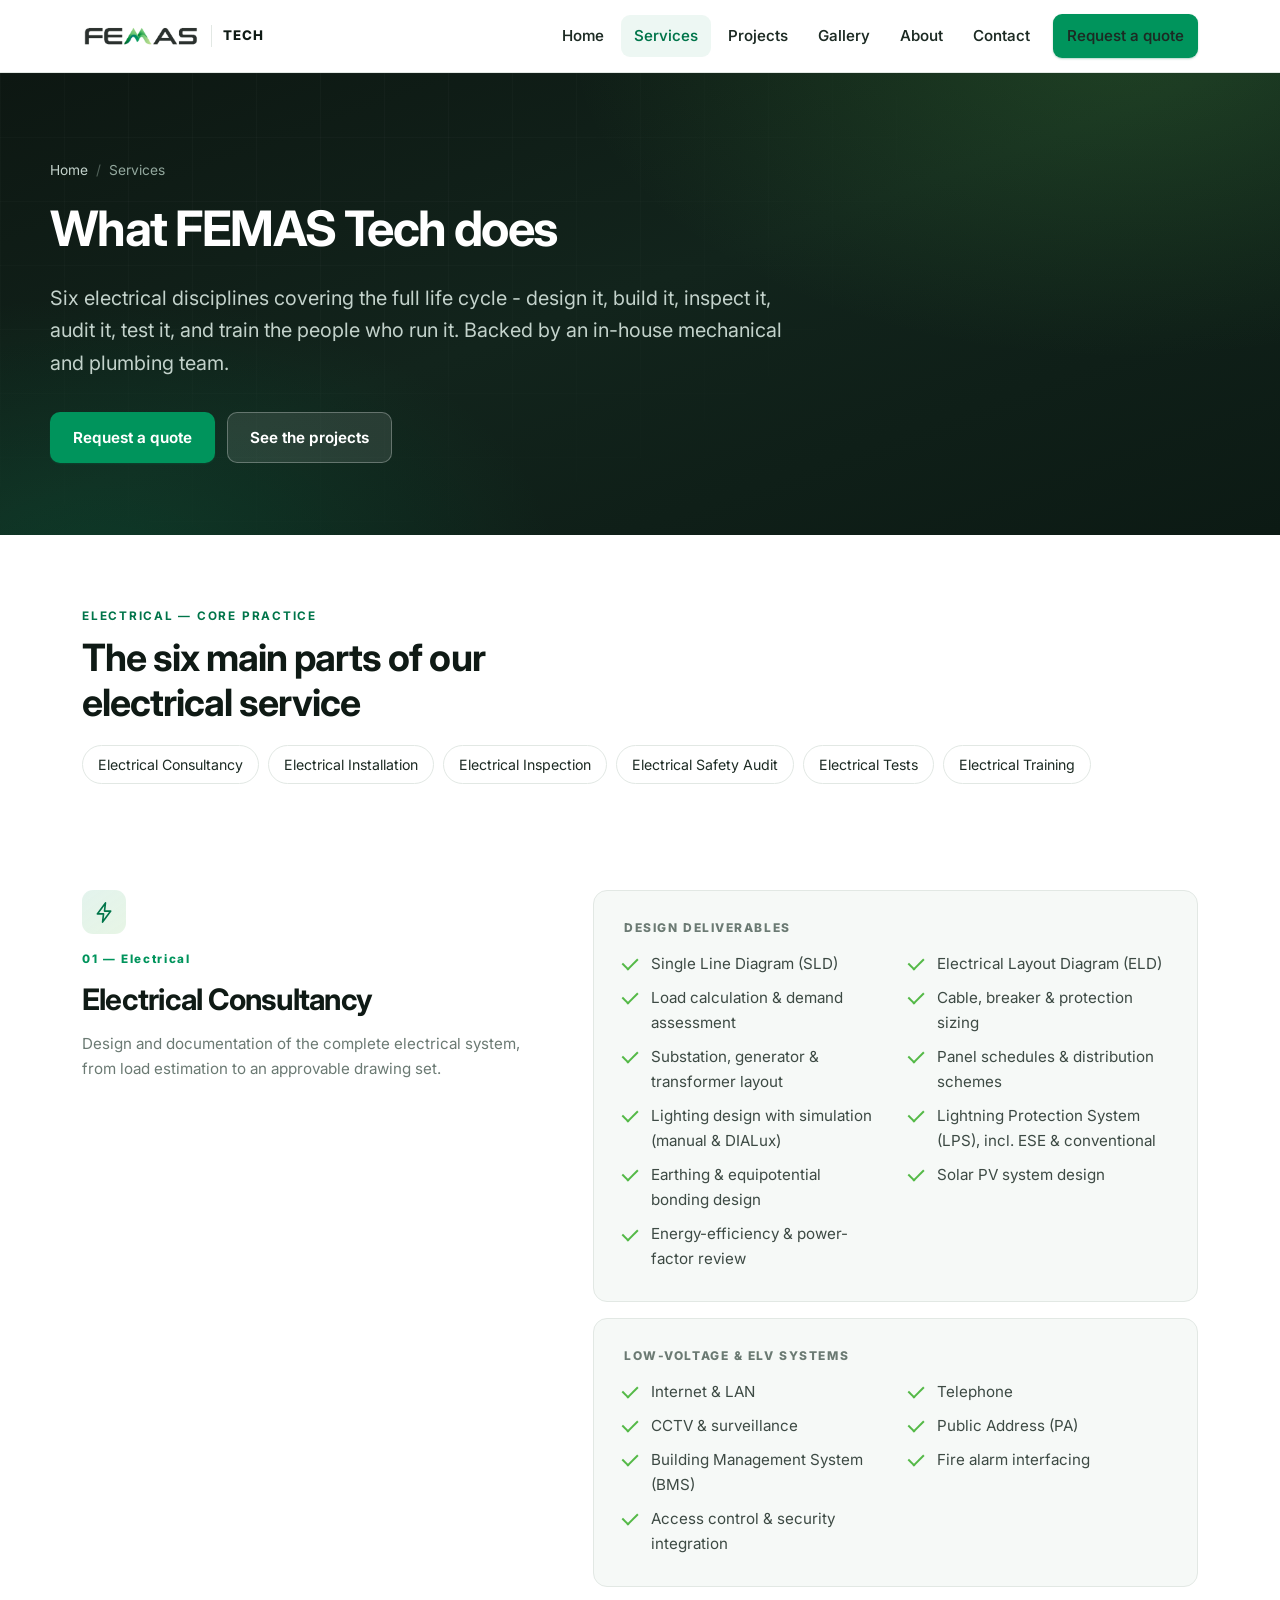
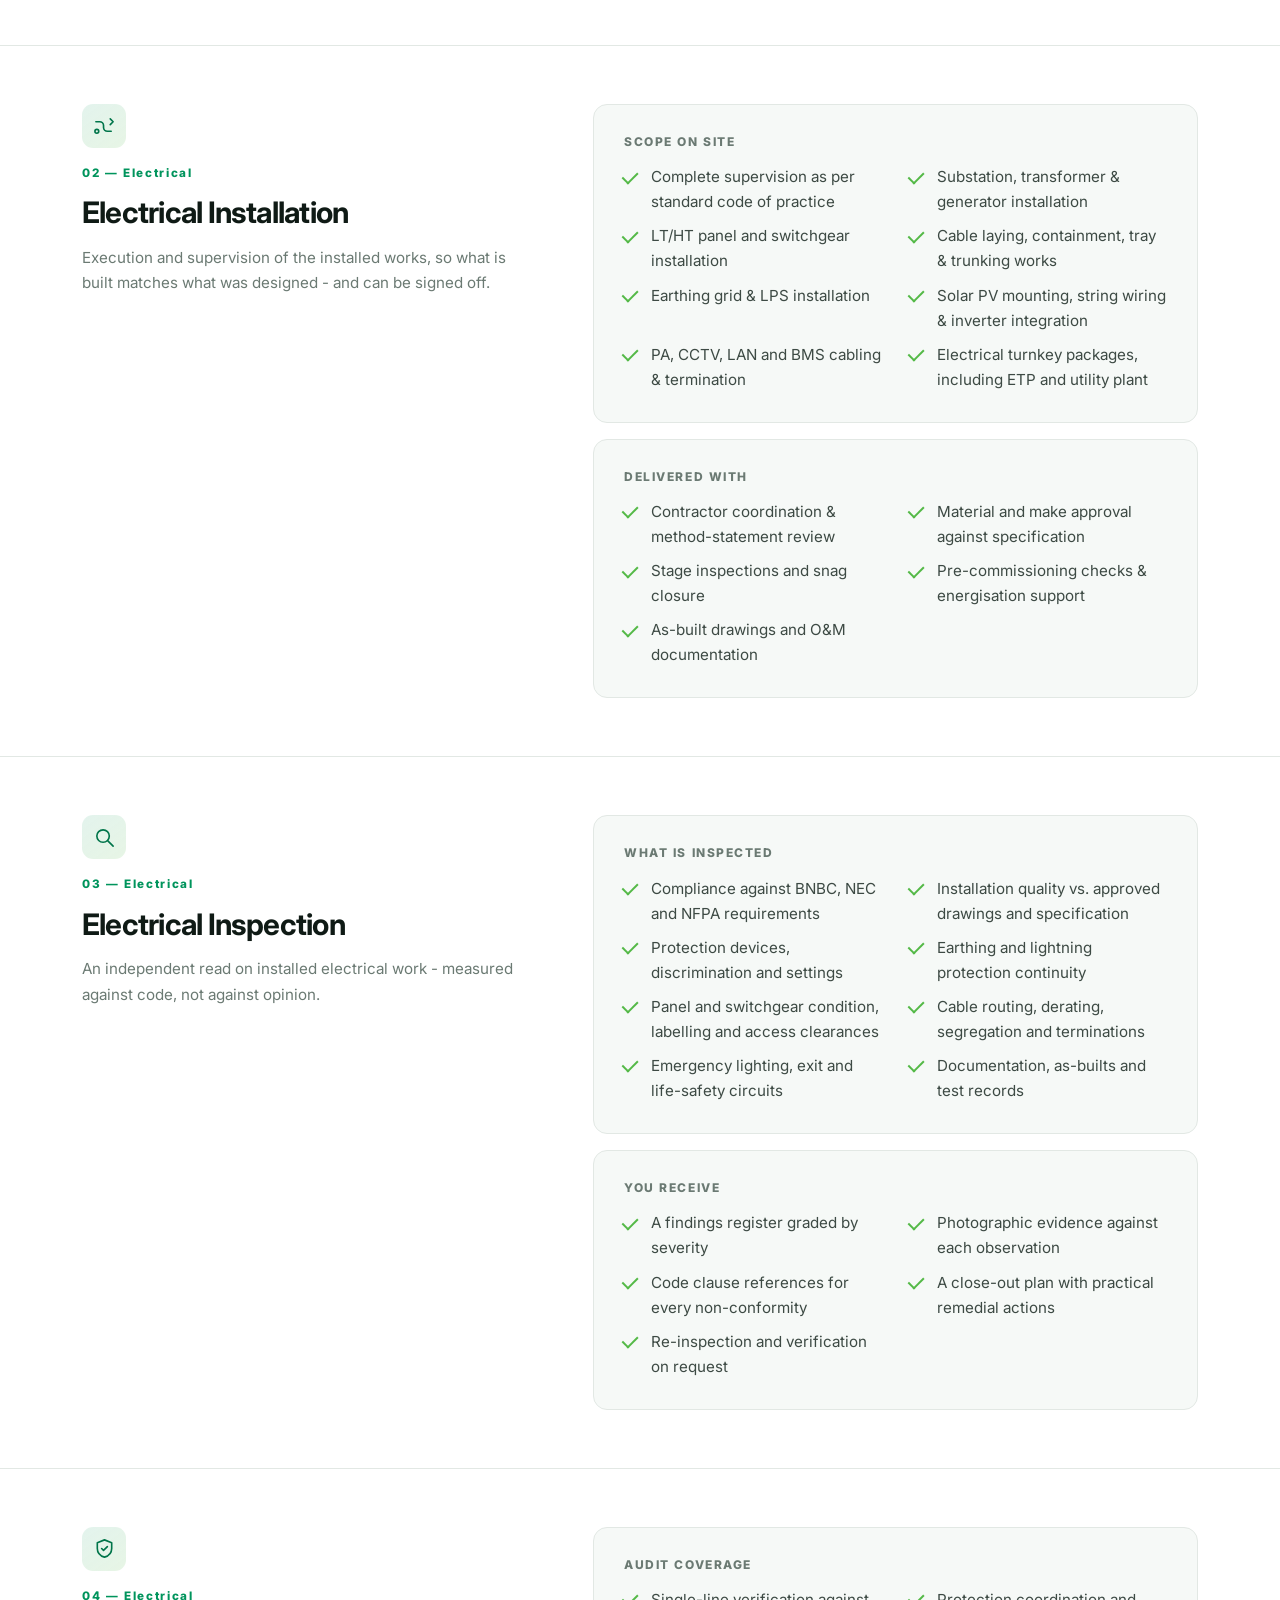
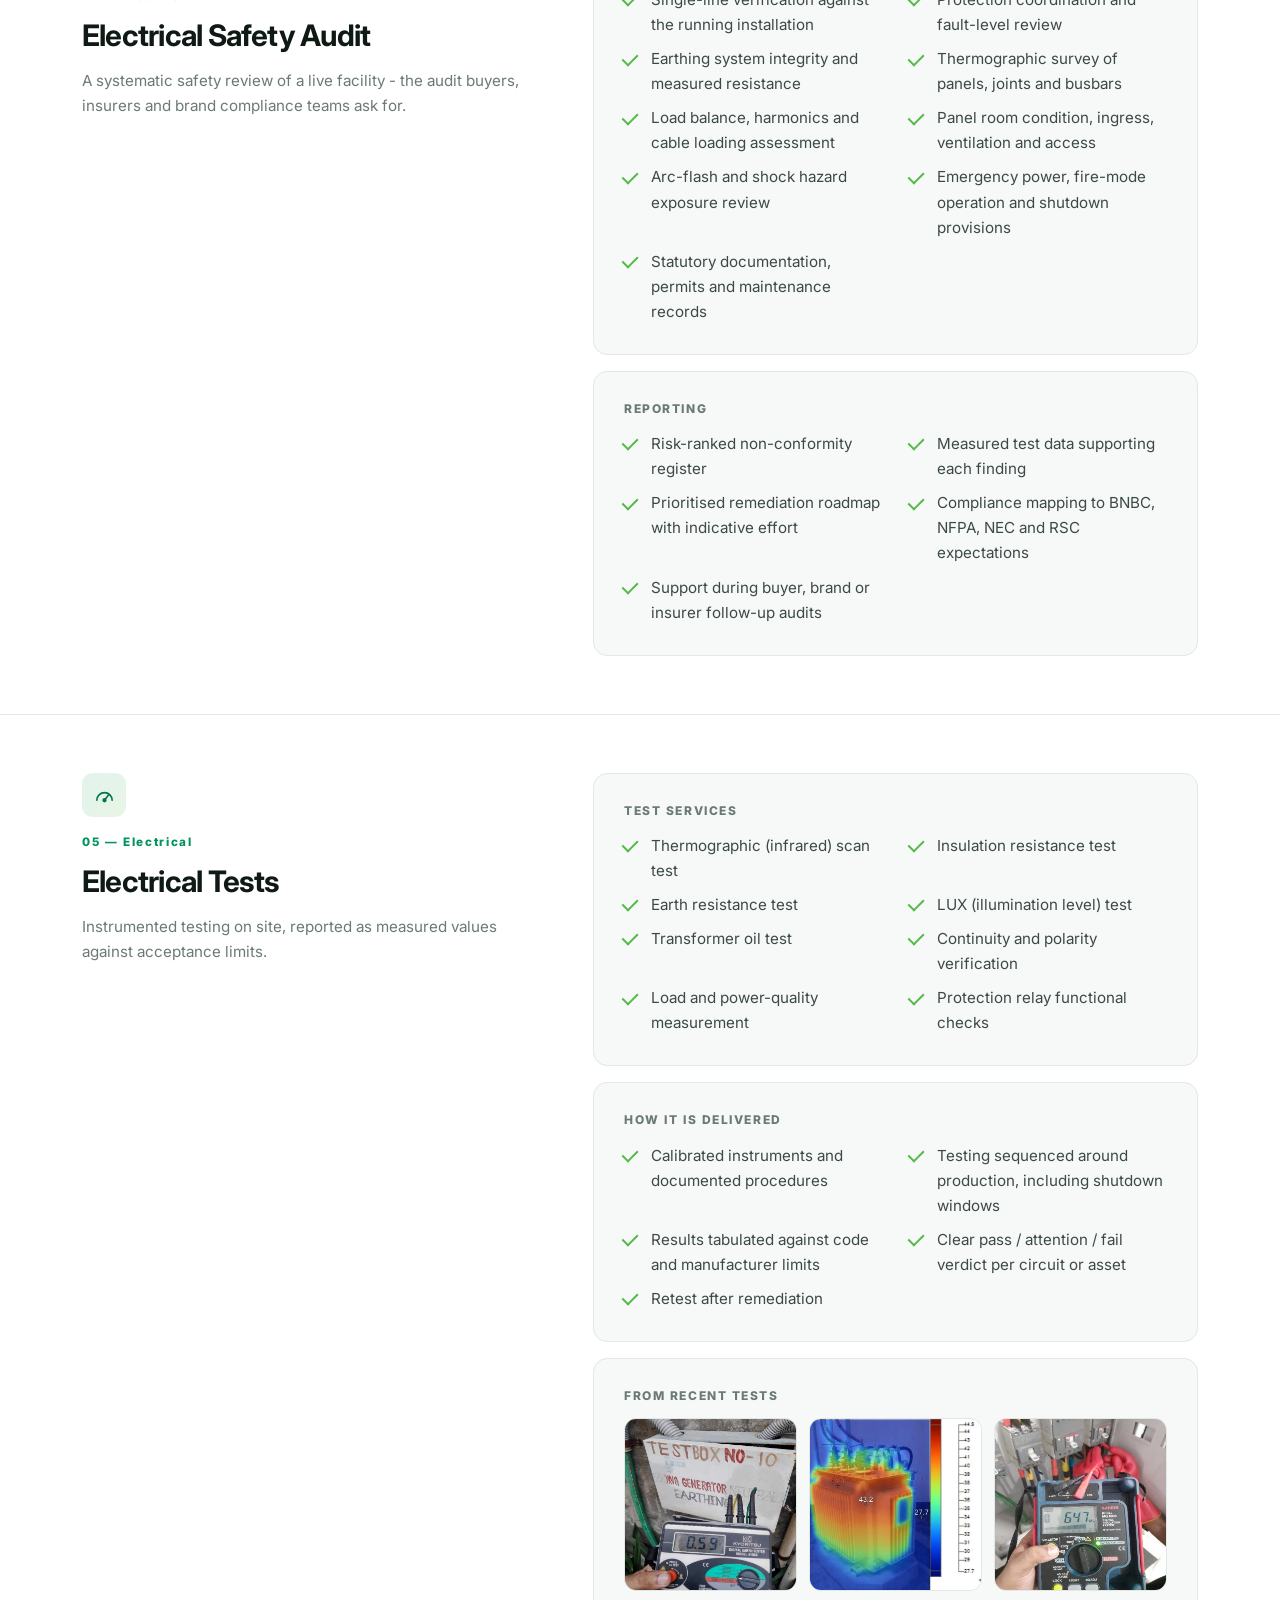
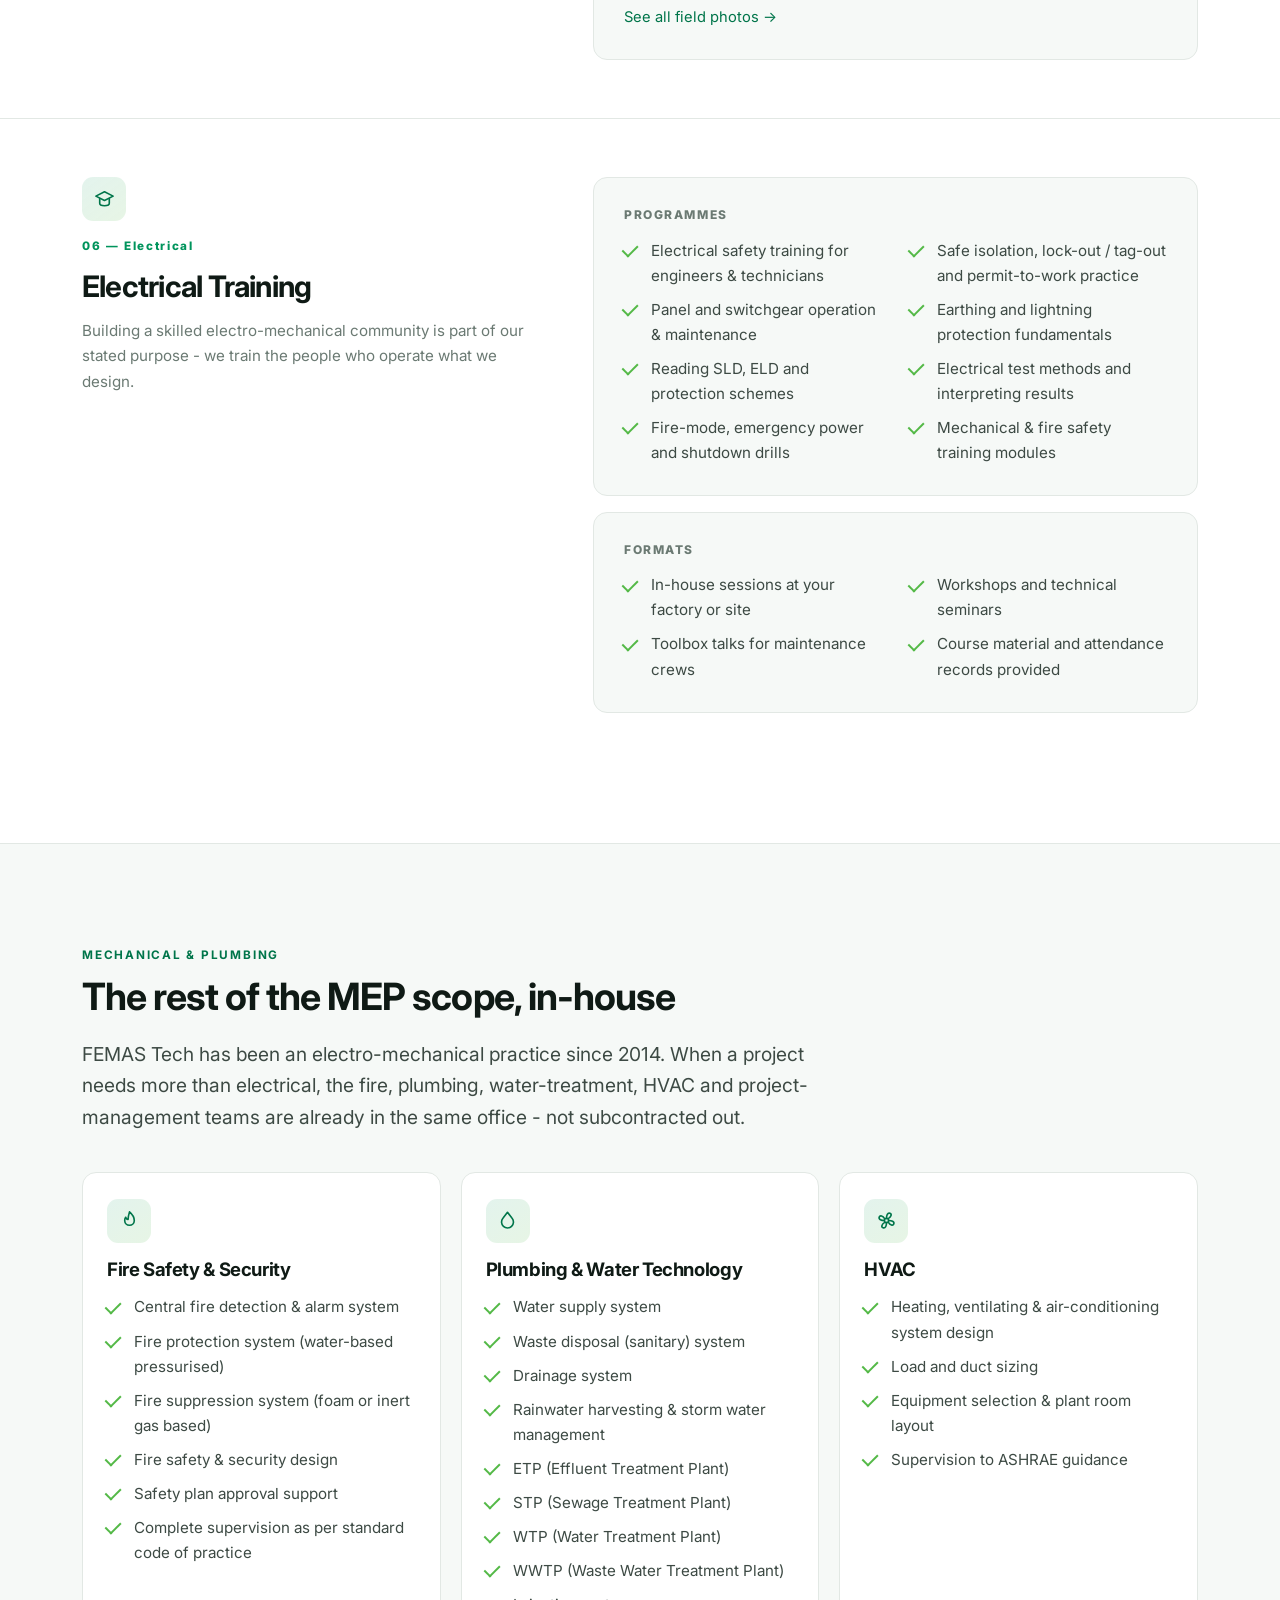
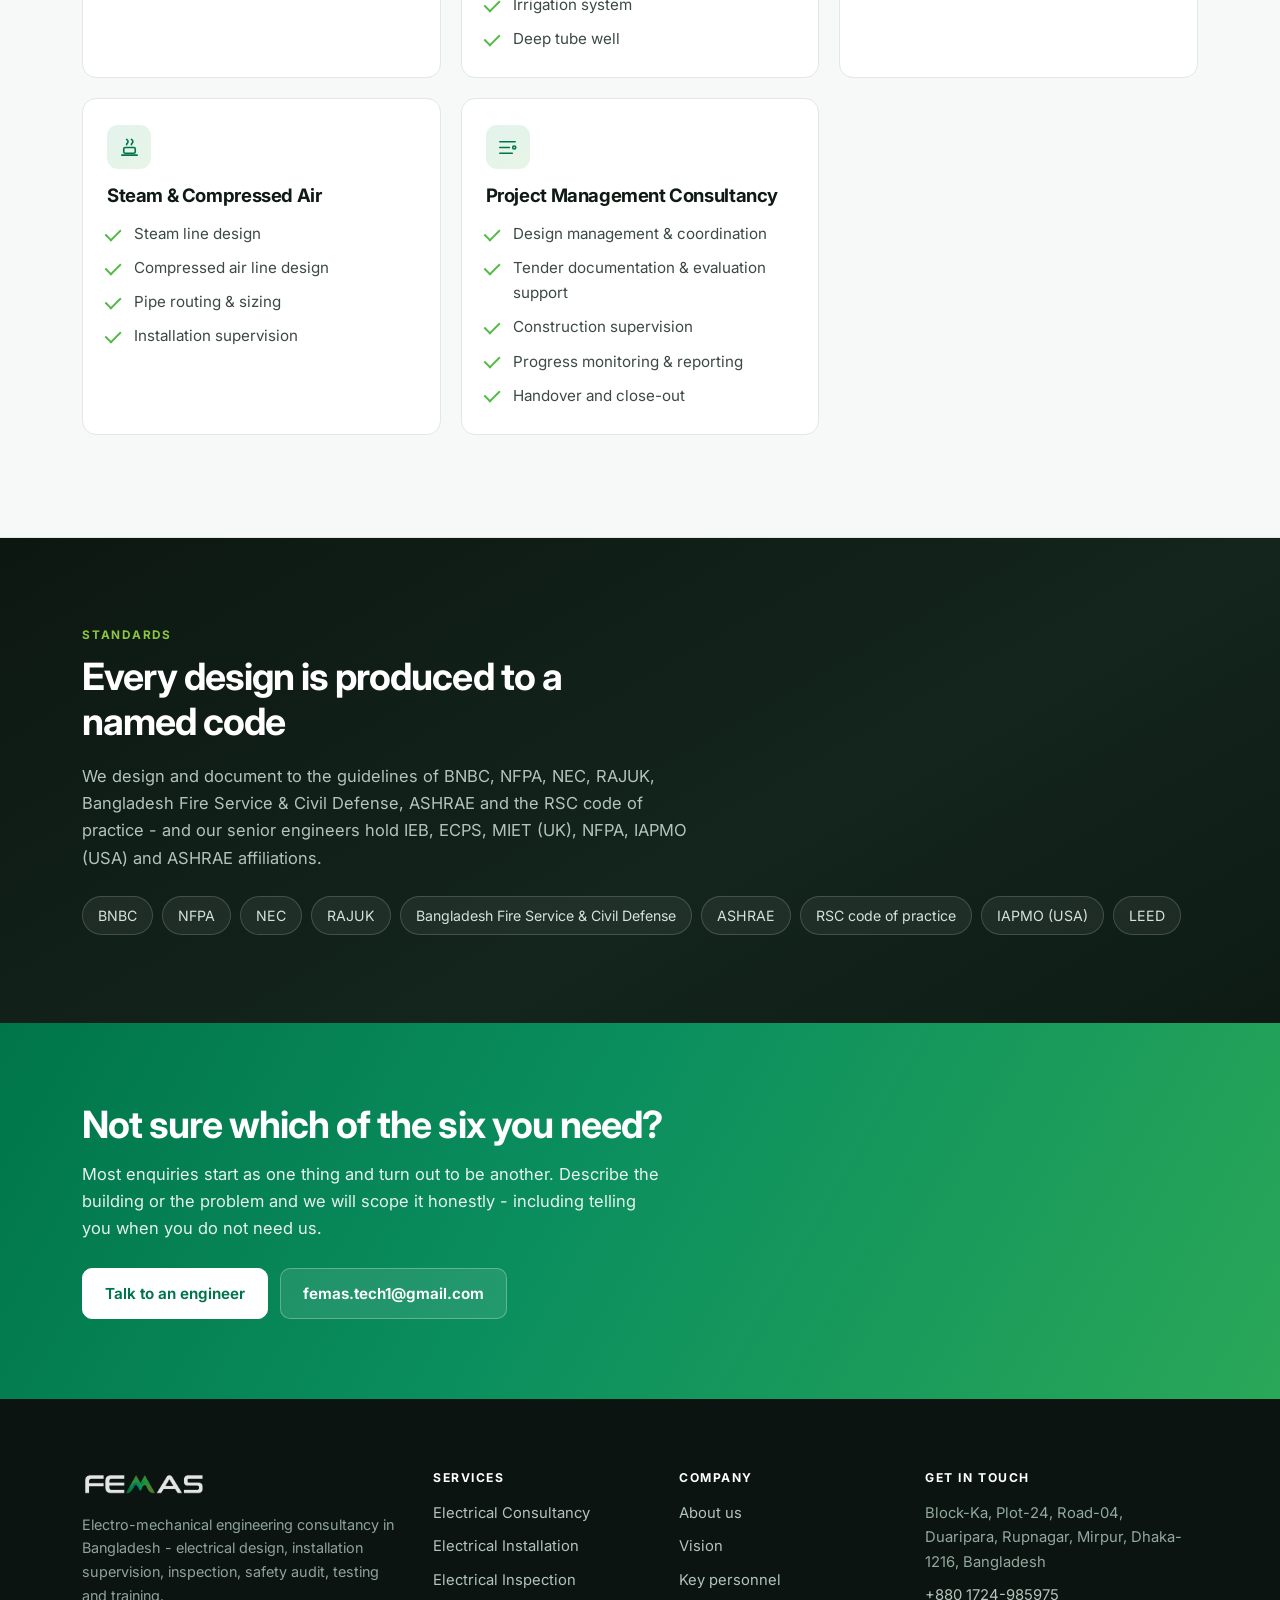
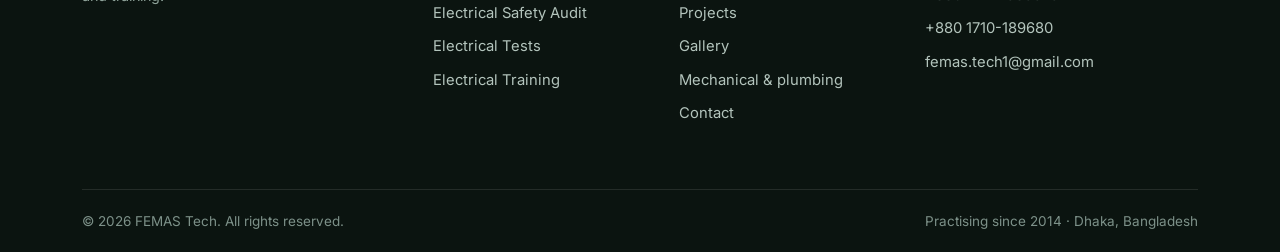
<file: services.html>
<!doctype html>
<html lang="en">
<head>
<meta charset="utf-8">
<meta name="viewport" content="width=device-width,initial-scale=1">
<title>Services - Electrical Consultancy, Installation, Inspection, Audit, Tests &amp; Training | FEMAS Tech</title>
<meta name="description" content="Electrical consultancy, installation, inspection, safety audit, testing and training from FEMAS Tech, Dhaka - plus full MEP: fire safety, plumbing, water treatment, HVAC, steam and PMC.">
<link rel="canonical" href="https://femastech.com/services.html">
<meta property="og:type" content="website">
<meta property="og:site_name" content="FEMAS Tech">
<meta property="og:title" content="Services - Electrical Consultancy, Installation, Inspection, Audit, Tests &amp; Training | FEMAS Tech">
<meta property="og:description" content="Electrical consultancy, installation, inspection, safety audit, testing and training from FEMAS Tech, Dhaka - plus full MEP: fire safety, plumbing, water treatment, HVAC, steam and PMC.">
<meta property="og:url" content="https://femastech.com/services.html">
<meta property="og:image" content="https://femastech.com/assets/logo.png">
<meta name="twitter:card" content="summary">
<meta name="theme-color" content="#0d1712">
<link rel="icon" href="assets/favicon.png" type="image/png">
<link rel="apple-touch-icon" href="assets/favicon.png">
<link rel="preconnect" href="https://fonts.googleapis.com">
<link rel="preconnect" href="https://fonts.gstatic.com" crossorigin>
<link href="https://fonts.googleapis.com/css2?family=Inter:wght@400;500;600;700;750&display=swap" rel="stylesheet">
<link rel="stylesheet" href="assets/style.css">
</head>
<body>
<a href="#main" style="position:absolute;left:-9999px;top:0;background:#fff;padding:10px 16px;z-index:100" onfocus="this.style.left='8px'" onblur="this.style.left='-9999px'">Skip to content</a>
<header class="hdr">
  <div class="hdr__in">
    <a class="brand" href="index.html" aria-label="FEMAS Tech home">
      <img src="assets/logo.png" alt="FEMAS" width="236" height="48">
      <span class="brand__tag">Tech</span>
    </a>
    <button class="burger" id="burger" aria-label="Menu" aria-expanded="false" aria-controls="nav"><span></span></button>
    <nav class="nav" id="nav" aria-label="Main">
      <a href="index.html">Home</a>
      <a href="services.html" aria-current="page">Services</a>
      <a href="projects.html">Projects</a>
      <a href="gallery.html">Gallery</a>
      <a href="about.html">About</a>
      <a href="contact.html">Contact</a>
      <a class="btn btn--pri btn--sm" href="contact.html">Request a quote</a>
    </nav>
  </div>
</header>
<main id="main">

<section class="hero hero--page">
  <div class="wrap hero__in">
    <div class="narrow">
      <p class="crumb"><a href="index.html">Home</a><span>/</span>Services</p>
      <h1>What FEMAS Tech does</h1>
      <p class="lead">Six electrical disciplines covering the full life cycle - design it, build it,
      inspect it, audit it, test it, and train the people who run it. Backed by an in-house
      mechanical and plumbing team.</p>
      <div class="hero__cta">
        <a class="btn btn--pri" href="contact.html">Request a quote</a>
        <a class="btn btn--onDark" href="projects.html">See the projects</a>
      </div>
    </div>
  </div>
</section>

<div class="wrap" style="padding-top:clamp(40px,6vw,72px)">
  <p class="eyebrow">Electrical &mdash; core practice</p>
  <h2 style="max-width:22ch">The six main parts of our electrical service</h2>
  <ul class="pills" style="margin-top:20px">
    <li><a href="#consultancy" style="color:inherit">Electrical Consultancy</a></li>
    <li><a href="#installation" style="color:inherit">Electrical Installation</a></li>
    <li><a href="#inspection" style="color:inherit">Electrical Inspection</a></li>
    <li><a href="#audit" style="color:inherit">Electrical Safety Audit</a></li>
    <li><a href="#tests" style="color:inherit">Electrical Tests</a></li>
    <li><a href="#training" style="color:inherit">Electrical Training</a></li>
  </ul>
</div>

<div style="padding:clamp(24px,4vw,48px) 0 clamp(40px,6vw,72px)">
<section class="svc" id="consultancy">
  <div class="wrap svc__in">
    <div class="svc__h">
      <span class="ico" aria-hidden="true"><svg viewBox="0 0 24 24"><path d="M13 2 4.5 13.5H11l-1 8.5 8.5-11.5H12l1-8.5Z"/></svg></span>
      <div class="svc__num">01 &mdash; Electrical</div>
      <h2>Electrical Consultancy</h2>
      <p>Design and documentation of the complete electrical system, from load estimation to an approvable drawing set.</p>
    </div>
    <div>
      <div class="panel">
        <h4>Design deliverables</h4>
        <ul class="chk chk--2">
          <li>Single Line Diagram (SLD)</li>
          <li>Electrical Layout Diagram (ELD)</li>
          <li>Load calculation &amp; demand assessment</li>
          <li>Cable, breaker &amp; protection sizing</li>
          <li>Substation, generator &amp; transformer layout</li>
          <li>Panel schedules &amp; distribution schemes</li>
          <li>Lighting design with simulation (manual &amp; DIALux)</li>
          <li>Lightning Protection System (LPS), incl. ESE &amp; conventional</li>
          <li>Earthing &amp; equipotential bonding design</li>
          <li>Solar PV system design</li>
          <li>Energy-efficiency &amp; power-factor review</li>
        </ul>
      </div>
      <div class="panel">
        <h4>Low-voltage &amp; ELV systems</h4>
        <ul class="chk chk--2">
          <li>Internet &amp; LAN</li>
          <li>Telephone</li>
          <li>CCTV &amp; surveillance</li>
          <li>Public Address (PA)</li>
          <li>Building Management System (BMS)</li>
          <li>Fire alarm interfacing</li>
          <li>Access control &amp; security integration</li>
        </ul>
      </div>
    </div>
  </div>
</section>
<section class="svc" id="installation">
  <div class="wrap svc__in">
    <div class="svc__h">
      <span class="ico" aria-hidden="true"><svg viewBox="0 0 24 24"><path d="M3 7h4a4 4 0 0 1 4 4v2a4 4 0 0 0 4 4h4"/><path d="M18 4l3 3-3 3"/><circle cx="4" cy="17" r="2"/></svg></span>
      <div class="svc__num">02 &mdash; Electrical</div>
      <h2>Electrical Installation</h2>
      <p>Execution and supervision of the installed works, so what is built matches what was designed - and can be signed off.</p>
    </div>
    <div>
      <div class="panel">
        <h4>Scope on site</h4>
        <ul class="chk chk--2">
          <li>Complete supervision as per standard code of practice</li>
          <li>Substation, transformer &amp; generator installation</li>
          <li>LT/HT panel and switchgear installation</li>
          <li>Cable laying, containment, tray &amp; trunking works</li>
          <li>Earthing grid &amp; LPS installation</li>
          <li>Solar PV mounting, string wiring &amp; inverter integration</li>
          <li>PA, CCTV, LAN and BMS cabling &amp; termination</li>
          <li>Electrical turnkey packages, including ETP and utility plant</li>
        </ul>
      </div>
      <div class="panel">
        <h4>Delivered with</h4>
        <ul class="chk chk--2">
          <li>Contractor coordination &amp; method-statement review</li>
          <li>Material and make approval against specification</li>
          <li>Stage inspections and snag closure</li>
          <li>Pre-commissioning checks &amp; energisation support</li>
          <li>As-built drawings and O&amp;M documentation</li>
        </ul>
      </div>
    </div>
  </div>
</section>
<section class="svc" id="inspection">
  <div class="wrap svc__in">
    <div class="svc__h">
      <span class="ico" aria-hidden="true"><svg viewBox="0 0 24 24"><circle cx="10.5" cy="10.5" r="6.5"/><path d="M15.5 15.5 21 21"/></svg></span>
      <div class="svc__num">03 &mdash; Electrical</div>
      <h2>Electrical Inspection</h2>
      <p>An independent read on installed electrical work - measured against code, not against opinion.</p>
    </div>
    <div>
      <div class="panel">
        <h4>What is inspected</h4>
        <ul class="chk chk--2">
          <li>Compliance against BNBC, NEC and NFPA requirements</li>
          <li>Installation quality vs. approved drawings and specification</li>
          <li>Protection devices, discrimination and settings</li>
          <li>Earthing and lightning protection continuity</li>
          <li>Panel and switchgear condition, labelling and access clearances</li>
          <li>Cable routing, derating, segregation and terminations</li>
          <li>Emergency lighting, exit and life-safety circuits</li>
          <li>Documentation, as-builts and test records</li>
        </ul>
      </div>
      <div class="panel">
        <h4>You receive</h4>
        <ul class="chk chk--2">
          <li>A findings register graded by severity</li>
          <li>Photographic evidence against each observation</li>
          <li>Code clause references for every non-conformity</li>
          <li>A close-out plan with practical remedial actions</li>
          <li>Re-inspection and verification on request</li>
        </ul>
      </div>
    </div>
  </div>
</section>
<section class="svc" id="audit">
  <div class="wrap svc__in">
    <div class="svc__h">
      <span class="ico" aria-hidden="true"><svg viewBox="0 0 24 24"><path d="M12 3 4.5 6v6c0 4.5 3.2 7.8 7.5 9 4.3-1.2 7.5-4.5 7.5-9V6L12 3Z"/><path d="M9 12l2 2 4-4"/></svg></span>
      <div class="svc__num">04 &mdash; Electrical</div>
      <h2>Electrical Safety Audit</h2>
      <p>A systematic safety review of a live facility - the audit buyers, insurers and brand compliance teams ask for.</p>
    </div>
    <div>
      <div class="panel">
        <h4>Audit coverage</h4>
        <ul class="chk chk--2">
          <li>Single-line verification against the running installation</li>
          <li>Protection coordination and fault-level review</li>
          <li>Earthing system integrity and measured resistance</li>
          <li>Thermographic survey of panels, joints and busbars</li>
          <li>Load balance, harmonics and cable loading assessment</li>
          <li>Panel room condition, ingress, ventilation and access</li>
          <li>Arc-flash and shock hazard exposure review</li>
          <li>Emergency power, fire-mode operation and shutdown provisions</li>
          <li>Statutory documentation, permits and maintenance records</li>
        </ul>
      </div>
      <div class="panel">
        <h4>Reporting</h4>
        <ul class="chk chk--2">
          <li>Risk-ranked non-conformity register</li>
          <li>Measured test data supporting each finding</li>
          <li>Prioritised remediation roadmap with indicative effort</li>
          <li>Compliance mapping to BNBC, NFPA, NEC and RSC expectations</li>
          <li>Support during buyer, brand or insurer follow-up audits</li>
        </ul>
      </div>
    </div>
  </div>
</section>
<section class="svc" id="tests">
  <div class="wrap svc__in">
    <div class="svc__h">
      <span class="ico" aria-hidden="true"><svg viewBox="0 0 24 24"><path d="M4 18a8 8 0 1 1 16 0"/><path d="M12 18l4.5-6"/><circle cx="12" cy="18" r="1.4"/></svg></span>
      <div class="svc__num">05 &mdash; Electrical</div>
      <h2>Electrical Tests</h2>
      <p>Instrumented testing on site, reported as measured values against acceptance limits.</p>
    </div>
    <div>
      <div class="panel">
        <h4>Test services</h4>
        <ul class="chk chk--2">
          <li>Thermographic (infrared) scan test</li>
          <li>Insulation resistance test</li>
          <li>Earth resistance test</li>
          <li>LUX (illumination level) test</li>
          <li>Transformer oil test</li>
          <li>Continuity and polarity verification</li>
          <li>Load and power-quality measurement</li>
          <li>Protection relay functional checks</li>
        </ul>
      </div>
      <div class="panel">
        <h4>How it is delivered</h4>
        <ul class="chk chk--2">
          <li>Calibrated instruments and documented procedures</li>
          <li>Testing sequenced around production, including shutdown windows</li>
          <li>Results tabulated against code and manufacturer limits</li>
          <li>Clear pass / attention / fail verdict per circuit or asset</li>
          <li>Retest after remediation</li>
        </ul>
      </div>
      <div class="panel">
        <h4>From recent tests</h4>
        <div class="strip">
          <a href="gallery.html#testing"><img src="assets/gallery/test-system-box-10.jpg" alt="Earth resistance test at a generator earthing test box" width="660" height="774" loading="lazy" decoding="async"></a>
          <a href="gallery.html#thermography"><img src="assets/gallery/thermo-1-ir.jpg" alt="Infrared thermography scan of a distribution transformer" width="704" height="640" loading="lazy" decoding="async"></a>
          <a href="gallery.html#testing"><img src="assets/gallery/test-cable-insulation.jpg" alt="Cable insulation resistance test in a distribution panel" width="675" height="775" loading="lazy" decoding="async"></a>
        </div>
        <p style="margin:14px 0 0;font-size:.92rem"><a href="gallery.html">See all field photos &rarr;</a></p>
      </div>
    </div>
  </div>
</section>
<section class="svc" id="training">
  <div class="wrap svc__in">
    <div class="svc__h">
      <span class="ico" aria-hidden="true"><svg viewBox="0 0 24 24"><path d="M3 8.5 12 4l9 4.5-9 4.5-9-4.5Z"/><path d="M7 11v5c0 1.4 2.2 2.5 5 2.5s5-1.1 5-2.5v-5"/></svg></span>
      <div class="svc__num">06 &mdash; Electrical</div>
      <h2>Electrical Training</h2>
      <p>Building a skilled electro-mechanical community is part of our stated purpose - we train the people who operate what we design.</p>
    </div>
    <div>
      <div class="panel">
        <h4>Programmes</h4>
        <ul class="chk chk--2">
          <li>Electrical safety training for engineers &amp; technicians</li>
          <li>Safe isolation, lock-out / tag-out and permit-to-work practice</li>
          <li>Panel and switchgear operation &amp; maintenance</li>
          <li>Earthing and lightning protection fundamentals</li>
          <li>Reading SLD, ELD and protection schemes</li>
          <li>Electrical test methods and interpreting results</li>
          <li>Fire-mode, emergency power and shutdown drills</li>
          <li>Mechanical &amp; fire safety training modules</li>
        </ul>
      </div>
      <div class="panel">
        <h4>Formats</h4>
        <ul class="chk chk--2">
          <li>In-house sessions at your factory or site</li>
          <li>Workshops and technical seminars</li>
          <li>Toolbox talks for maintenance crews</li>
          <li>Course material and attendance records provided</li>
        </ul>
      </div>
    </div>
  </div>
</section>
</div>

<section class="section section--soft" id="mep">
  <div class="wrap">
    <p class="eyebrow">Mechanical &amp; plumbing</p>
    <h2>The rest of the MEP scope, in-house</h2>
    <p class="lead">FEMAS Tech has been an electro-mechanical practice since 2014. When a project
    needs more than electrical, the fire, plumbing, water-treatment, HVAC and project-management
    teams are already in the same office - not subcontracted out.</p>
    <div class="grid g3" style="margin-top:38px">
      <article class="card">
        <span class="ico" aria-hidden="true"><svg viewBox="0 0 24 24"><path d="M12 3s5 4.2 5 9a5 5 0 0 1-10 0c0-2 1-3.4 1-3.4S9 11 10.5 11C10.5 8 12 3 12 3Z"/></svg></span>
        <h3>Fire Safety &amp; Security</h3>
        <ul class="chk" style="margin-top:14px">
          <li>Central fire detection &amp; alarm system</li>
          <li>Fire protection system (water-based pressurised)</li>
          <li>Fire suppression system (foam or inert gas based)</li>
          <li>Fire safety &amp; security design</li>
          <li>Safety plan approval support</li>
          <li>Complete supervision as per standard code of practice</li>
        </ul>
      </article>
      <article class="card">
        <span class="ico" aria-hidden="true"><svg viewBox="0 0 24 24"><path d="M12 3.5 7.2 9.7a6.2 6.2 0 1 0 9.6 0L12 3.5Z"/></svg></span>
        <h3>Plumbing &amp; Water Technology</h3>
        <ul class="chk" style="margin-top:14px">
          <li>Water supply system</li>
          <li>Waste disposal (sanitary) system</li>
          <li>Drainage system</li>
          <li>Rainwater harvesting &amp; storm water management</li>
          <li>ETP (Effluent Treatment Plant)</li>
          <li>STP (Sewage Treatment Plant)</li>
          <li>WTP (Water Treatment Plant)</li>
          <li>WWTP (Waste Water Treatment Plant)</li>
          <li>Irrigation system</li>
          <li>Deep tube well</li>
        </ul>
      </article>
      <article class="card">
        <span class="ico" aria-hidden="true"><svg viewBox="0 0 24 24"><circle cx="12" cy="12" r="2.2"/><path d="M12 9.8c0-3 1-6.3 3.6-5.4 2.3.8 1.2 4-1.4 5.4"/><path d="M14.2 12c3 0 6.3 1 5.4 3.6-.8 2.3-4 1.2-5.4-1.4"/><path d="M9.8 12c-3 0-6.3-1-5.4-3.6C5.2 6.1 8.4 7.2 9.8 9.8"/><path d="M12 14.2c0 3-1 6.3-3.6 5.4-2.3-.8-1.2-4 1.4-5.4"/></svg></span>
        <h3>HVAC</h3>
        <ul class="chk" style="margin-top:14px">
          <li>Heating, ventilating &amp; air-conditioning system design</li>
          <li>Load and duct sizing</li>
          <li>Equipment selection &amp; plant room layout</li>
          <li>Supervision to ASHRAE guidance</li>
        </ul>
      </article>
      <article class="card">
        <span class="ico" aria-hidden="true"><svg viewBox="0 0 24 24"><path d="M4 20h16"/><rect x="6" y="12" width="12" height="6" rx="1.5"/><path d="M9 9c0-1.5 1.5-1.5 1.5-3S9 3.5 9 3.5"/><path d="M14 9c0-1.5 1.5-1.5 1.5-3S14 3.5 14 3.5"/></svg></span>
        <h3>Steam &amp; Compressed Air</h3>
        <ul class="chk" style="margin-top:14px">
          <li>Steam line design</li>
          <li>Compressed air line design</li>
          <li>Pipe routing &amp; sizing</li>
          <li>Installation supervision</li>
        </ul>
      </article>
      <article class="card">
        <span class="ico" aria-hidden="true"><svg viewBox="0 0 24 24"><path d="M4 6h16M4 12h10M4 18h13"/><circle cx="19" cy="12" r="1.6"/></svg></span>
        <h3>Project Management Consultancy</h3>
        <ul class="chk" style="margin-top:14px">
          <li>Design management &amp; coordination</li>
          <li>Tender documentation &amp; evaluation support</li>
          <li>Construction supervision</li>
          <li>Progress monitoring &amp; reporting</li>
          <li>Handover and close-out</li>
        </ul>
      </article>
    </div>
  </div>
</section>

<section class="band">
  <div class="wrap">
    <p class="eyebrow">Standards</p>
    <h2 style="max-width:24ch">Every design is produced to a named code</h2>
    <p style="max-width:62ch">We design and document to the guidelines of BNBC, NFPA, NEC, RAJUK,
    Bangladesh Fire Service &amp; Civil Defense, ASHRAE and the RSC code of practice - and our
    senior engineers hold IEB, ECPS, MIET (UK), NFPA, IAPMO (USA) and ASHRAE affiliations.</p>
    <ul class="pills pills--dark" style="margin-top:24px">
      <li>BNBC</li>
      <li>NFPA</li>
      <li>NEC</li>
      <li>RAJUK</li>
      <li>Bangladesh Fire Service &amp; Civil Defense</li>
      <li>ASHRAE</li>
      <li>RSC code of practice</li>
      <li>IAPMO (USA)</li>
      <li>LEED</li>
    </ul>
  </div>
</section>

<section class="cta">
  <div class="wrap">
    <h2>Not sure which of the six you need?</h2>
    <p>Most enquiries start as one thing and turn out to be another. Describe the building or the
    problem and we will scope it honestly - including telling you when you do not need us.</p>
    <div class="cta__row">
      <a class="btn btn--ghost" href="contact.html">Talk to an engineer</a>
      <a class="btn btn--onDark" href="mailto:femas.tech1@gmail.com">femas.tech1@gmail.com</a>
    </div>
  </div>
</section>
</main>
<footer class="ftr">
  <div class="wrap">
    <div class="ftr__grid">
      <div>
        <img src="assets/logo-light.png" alt="FEMAS Tech" width="248" height="50">
        <p>Electro-mechanical engineering consultancy in Bangladesh - electrical design, installation
        supervision, inspection, safety audit, testing and training.</p>
      </div>
      <div>
        <h4>Services</h4>
        <ul>
          <li><a href="services.html#consultancy">Electrical Consultancy</a></li>
          <li><a href="services.html#installation">Electrical Installation</a></li>
          <li><a href="services.html#inspection">Electrical Inspection</a></li>
          <li><a href="services.html#audit">Electrical Safety Audit</a></li>
          <li><a href="services.html#tests">Electrical Tests</a></li>
          <li><a href="services.html#training">Electrical Training</a></li>
        </ul>
      </div>
      <div>
        <h4>Company</h4>
        <ul>
          <li><a href="about.html">About us</a></li>
          <li><a href="about.html#vision">Vision</a></li>
          <li><a href="about.html#team">Key personnel</a></li>
          <li><a href="projects.html">Projects</a></li>
          <li><a href="gallery.html">Gallery</a></li>
          <li><a href="services.html#mep">Mechanical &amp; plumbing</a></li>
          <li><a href="contact.html">Contact</a></li>
        </ul>
      </div>
      <div>
        <h4>Get in touch</h4>
        <ul>
          <li>Block-Ka, Plot-24, Road-04, Duaripara, Rupnagar, Mirpur, Dhaka-1216, Bangladesh</li>
          <li><a href="tel:+8801724985975">+880 1724-985975</a></li>
          <li><a href="tel:+8801710189680">+880 1710-189680</a></li>
          <li><a href="mailto:femas.tech1@gmail.com">femas.tech1@gmail.com</a></li>
        </ul>
      </div>
    </div>
    <div class="ftr__btm">
      <span>&copy; <span id="yr">2026</span> FEMAS Tech. All rights reserved.</span>
      <span>Practising since 2014 &middot; Dhaka, Bangladesh</span>
    </div>
  </div>
</footer>
<script>
(function(){
  var b=document.getElementById('burger'), n=document.getElementById('nav');
  if(b) b.addEventListener('click',function(){
    var o=n.classList.toggle('open'); b.setAttribute('aria-expanded',o?'true':'false');
  });
  var y=document.getElementById('yr'); if(y) y.textContent=new Date().getFullYear();
})();
</script>
</body>
</html>
</file>
<file: assets/style.css>
/* FEMAS Tech — femastech.com */
:root{
  --ink:#0f1a15;
  --ink-2:#1c2a23;
  --body:#3d4a44;
  --muted:#6b7a73;
  --line:#e2e8e4;
  --line-2:#eef2f0;
  --bg:#ffffff;
  --bg-soft:#f6f9f7;
  --green:#00945c;
  --green-d:#00754a;
  --green-l:#54b947;
  --lime:#8cc63f;
  --shadow:0 1px 2px rgba(15,26,21,.04),0 8px 24px -12px rgba(15,26,21,.10);
  --shadow-lg:0 2px 4px rgba(15,26,21,.04),0 24px 48px -20px rgba(15,26,21,.18);
  --r:14px;
  --maxw:1180px;
  --sans:"Inter","Segoe UI",-apple-system,BlinkMacSystemFont,Roboto,Helvetica,Arial,sans-serif;
}
*,*::before,*::after{box-sizing:border-box}
html{-webkit-text-size-adjust:100%;scroll-behavior:smooth}
body{margin:0;font-family:var(--sans);font-size:16.5px;line-height:1.65;color:var(--body);background:var(--bg);-webkit-font-smoothing:antialiased}
img{max-width:100%;height:auto;display:block}
a{color:var(--green-d);text-decoration:none}
a:hover{text-decoration:underline}
h1,h2,h3,h4{color:var(--ink);line-height:1.18;margin:0 0 .5em;letter-spacing:-.021em;font-weight:700}
h1{font-size:clamp(2.1rem,5.2vw,3.6rem);letter-spacing:-.032em}
h2{font-size:clamp(1.6rem,3.4vw,2.35rem);letter-spacing:-.026em}
h3{font-size:1.16rem}
p{margin:0 0 1.05em}
ul{margin:0 0 1.05em;padding-left:1.15em}
li{margin-bottom:.4em}
:focus-visible{outline:2.5px solid var(--green);outline-offset:3px;border-radius:4px}
.wrap{max-width:var(--maxw);margin:0 auto;padding:0 clamp(18px,4vw,32px)}
.narrow{max-width:760px}
.eyebrow{font-size:.735rem;font-weight:700;letter-spacing:.15em;text-transform:uppercase;color:var(--green-d);margin:0 0 .85em}
.lead{font-size:clamp(1.03rem,1.55vw,1.2rem);color:var(--body);max-width:65ch}
.section{padding:clamp(56px,8vw,104px) 0}
.section--soft{background:var(--bg-soft);border-top:1px solid var(--line);border-bottom:1px solid var(--line)}
.center{text-align:center}
.center .lead{margin-inline:auto}

/* ---------- header ---------- */
.hdr{position:sticky;top:0;z-index:60;background:rgba(255,255,255,.92);backdrop-filter:saturate(180%) blur(14px);border-bottom:1px solid var(--line)}
.hdr__in{display:flex;align-items:center;gap:20px;height:72px;max-width:var(--maxw);margin:0 auto;padding:0 clamp(18px,4vw,32px)}
.brand{display:flex;align-items:center;gap:11px;flex-shrink:0}
.brand:hover{text-decoration:none}
.brand img{width:118px}
.brand__tag{font-weight:800;font-size:.83rem;letter-spacing:.08em;color:var(--ink);border-left:1px solid var(--line);padding-left:11px;text-transform:uppercase}
.nav{margin-left:auto;display:flex;align-items:center;gap:4px}
.nav a{color:var(--ink-2);font-weight:550;font-size:.945rem;padding:9px 13px;border-radius:9px}
.nav a:hover{background:var(--bg-soft);text-decoration:none;color:var(--green-d)}
.nav a[aria-current="page"]{color:var(--green-d);background:rgba(0,148,92,.07)}
.btn{display:inline-flex;align-items:center;justify-content:center;gap:8px;font-weight:650;font-size:.95rem;padding:12px 22px;border-radius:10px;border:1px solid transparent;cursor:pointer;transition:transform .12s ease,box-shadow .18s ease,background .18s ease;white-space:nowrap}
.btn:hover{text-decoration:none;transform:translateY(-1px)}
.btn--pri{background:var(--green);color:#fff;box-shadow:0 1px 2px rgba(0,117,74,.3)}
.btn--pri:hover{background:var(--green-d);box-shadow:0 6px 18px -6px rgba(0,117,74,.5)}
.btn--ghost{background:#fff;color:var(--ink);border-color:var(--line)}
.btn--ghost:hover{border-color:#cbd5cf;box-shadow:var(--shadow)}
.btn--onDark{background:rgba(255,255,255,.1);color:#fff;border-color:rgba(255,255,255,.28)}
.btn--onDark:hover{background:rgba(255,255,255,.18)}
.btn--sm{padding:9px 16px;font-size:.9rem}
.hdr .btn{margin-left:6px}
.burger{display:none;margin-left:auto;background:#fff;border:1px solid var(--line);border-radius:9px;width:42px;height:42px;align-items:center;justify-content:center;cursor:pointer}
.burger span{display:block;width:18px;height:1.8px;background:var(--ink);position:relative}
.burger span::before,.burger span::after{content:"";position:absolute;left:0;width:18px;height:1.8px;background:var(--ink)}
.burger span::before{top:-5.5px}.burger span::after{top:5.5px}
@media(max-width:900px){
  .nav{display:none;position:absolute;top:72px;left:0;right:0;background:#fff;border-bottom:1px solid var(--line);flex-direction:column;align-items:stretch;gap:0;padding:10px clamp(18px,4vw,32px) 20px;box-shadow:var(--shadow-lg)}
  .nav.open{display:flex}
  .nav a{padding:13px 4px;border-bottom:1px solid var(--line-2);border-radius:0;font-size:1rem}
  .hdr .btn{margin:12px 4px 0}
  .burger{display:flex}
  .brand__tag{display:none}
}

/* ---------- hero ---------- */
.hero{position:relative;background:
   radial-gradient(900px 520px at 88% -8%,rgba(84,185,71,.20),transparent 62%),
   radial-gradient(760px 460px at 8% 108%,rgba(0,148,92,.20),transparent 60%),
   linear-gradient(160deg,#0d1712 0%,#12241c 48%,#0c1a14 100%);
  color:#dfe8e3;overflow:hidden;isolation:isolate}
.hero::before{content:"";position:absolute;inset:0;z-index:-1;opacity:.5;
  background-image:linear-gradient(rgba(255,255,255,.045) 1px,transparent 1px),linear-gradient(90deg,rgba(255,255,255,.045) 1px,transparent 1px);
  background-size:64px 64px;
  mask-image:radial-gradient(950px 620px at 22% 12%,#000 20%,transparent 78%)}
.hero__in{padding:clamp(64px,10vw,124px) 0 clamp(58px,8vw,102px)}
.hero h1{color:#fff}
.hero h1 em{font-style:normal;background:linear-gradient(96deg,var(--lime),#3fd48b);-webkit-background-clip:text;background-clip:text;color:transparent}
.hero .lead{color:#c3d2cb;font-size:clamp(1.05rem,1.7vw,1.24rem)}
.hero .eyebrow{color:var(--lime)}
.hero__cta{display:flex;flex-wrap:wrap;gap:12px;margin-top:32px}
.hero__meta{display:flex;flex-wrap:wrap;gap:10px 26px;margin-top:38px;padding-top:26px;border-top:1px solid rgba(255,255,255,.13);font-size:.9rem;color:#a8bbb2}
.hero__meta b{color:#fff;font-weight:650}
.hero--page .hero__in{padding:clamp(52px,7vw,86px) 0 clamp(48px,6vw,72px)}
.hero--page h1{font-size:clamp(1.95rem,4.4vw,3.05rem)}
.crumb{font-size:.86rem;color:#93a89e;margin-bottom:18px}
.crumb a{color:#c3d2cb}
.crumb span{opacity:.5;margin:0 8px}

/* ---------- stats ---------- */
.stats{display:grid;grid-template-columns:repeat(4,1fr);gap:1px;background:var(--line);border:1px solid var(--line);border-radius:var(--r);overflow:hidden}
.stat{background:#fff;padding:26px 22px}
.stat b{display:block;font-size:clamp(1.75rem,3.2vw,2.3rem);color:var(--ink);font-weight:750;letter-spacing:-.03em;line-height:1.1}
.stat span{display:block;font-size:.845rem;color:var(--muted);margin-top:5px;line-height:1.45}
@media(max-width:760px){.stats{grid-template-columns:repeat(2,1fr)}}

/* ---------- cards / grids ---------- */
.grid{display:grid;gap:20px}
.g2{grid-template-columns:repeat(2,1fr)}
.g3{grid-template-columns:repeat(3,1fr)}
.g4{grid-template-columns:repeat(4,1fr)}
@media(max-width:980px){.g3,.g4{grid-template-columns:repeat(2,1fr)}}
@media(max-width:660px){.g2,.g3,.g4{grid-template-columns:1fr}}
.card{background:#fff;border:1px solid var(--line);border-radius:var(--r);padding:26px 24px;transition:border-color .18s ease,box-shadow .22s ease,transform .18s ease}
.card:hover{border-color:#cfdcd6;box-shadow:var(--shadow-lg);transform:translateY(-2px)}
.card h3{margin-bottom:.42em}
.card p{margin:0;font-size:.95rem;color:var(--body)}
.card__n{font-size:.72rem;font-weight:800;letter-spacing:.12em;color:var(--green);margin-bottom:14px}
.ico{width:44px;height:44px;border-radius:11px;background:linear-gradient(145deg,rgba(0,148,92,.11),rgba(84,185,71,.14));display:flex;align-items:center;justify-content:center;margin-bottom:16px;color:var(--green-d);flex-shrink:0}
.ico svg{width:23px;height:23px;stroke:currentColor;fill:none;stroke-width:1.7;stroke-linecap:round;stroke-linejoin:round}
.card--link{display:block;color:inherit}
.card--link:hover{text-decoration:none}
.more{display:inline-flex;align-items:center;gap:6px;font-size:.9rem;font-weight:650;color:var(--green-d);margin-top:16px}
.card:hover .more{gap:10px}
.more::after{content:"→";transition:transform .18s ease}

/* pill lists */
.pills{display:flex;flex-wrap:wrap;gap:9px;padding:0;margin:0;list-style:none}
.pills li{margin:0;background:#fff;border:1px solid var(--line);border-radius:100px;padding:7px 15px;font-size:.885rem;color:var(--ink-2)}
.section--soft .pills li{background:#fff}
.pills--dark li{background:rgba(255,255,255,.06);border-color:rgba(255,255,255,.16);color:#d6e2dc}

/* checklist */
.chk{list-style:none;padding:0;margin:0;display:grid;gap:9px}
.chk li{position:relative;padding-left:27px;font-size:.95rem;margin:0}
.chk li::before{content:"";position:absolute;left:0;top:.55em;width:15px;height:9px;border-left:2px solid var(--green-l);border-bottom:2px solid var(--green-l);transform:rotate(-45deg) translateY(-2px)}
.chk--2{grid-template-columns:1fr 1fr;gap:9px 28px}
@media(max-width:660px){.chk--2{grid-template-columns:1fr}}

/* service block */
.svc{padding:clamp(38px,5vw,58px) 0;border-top:1px solid var(--line)}
.svc:first-of-type{border-top:0}
.svc__in{display:grid;grid-template-columns:minmax(0,.85fr) minmax(0,1.15fr);gap:clamp(24px,5vw,64px);align-items:start}
@media(max-width:900px){.svc__in{grid-template-columns:1fr;gap:22px}}
.svc__h{position:sticky;top:96px}
@media(max-width:900px){.svc__h{position:static}}
.svc__num{font-size:.73rem;font-weight:800;letter-spacing:.14em;color:var(--green);margin-bottom:12px}
.svc h2{font-size:clamp(1.4rem,2.6vw,1.85rem)}
.svc__h p{font-size:.95rem;color:var(--muted);margin:0}
.panel{background:var(--bg-soft);border:1px solid var(--line);border-radius:var(--r);padding:clamp(22px,3vw,30px)}
.panel h4{font-size:.75rem;font-weight:800;letter-spacing:.13em;text-transform:uppercase;color:var(--muted);margin:0 0 15px}
.panel + .panel{margin-top:16px}

/* dark band */
.band{background:linear-gradient(150deg,#0d1712,#13251d 60%,#0e1b15);color:#cddad3;padding:clamp(52px,7vw,88px) 0}
.band h2{color:#fff}
.band p{color:#b3c4bc}
.band .eyebrow{color:var(--lime)}

/* cta */
.cta{background:linear-gradient(120deg,var(--green-d),#0b8f5e 45%,#2aa758);color:#fff;padding:clamp(48px,6.5vw,80px) 0}
.cta h2{color:#fff;margin-bottom:.35em}
.cta p{color:rgba(255,255,255,.9);max-width:58ch}
.cta__row{display:flex;flex-wrap:wrap;gap:12px;margin-top:26px}
.cta .btn--ghost{background:#fff;color:var(--green-d);border-color:#fff}
.cta .btn--ghost:hover{background:#f0fff8}

/* clients */
.clients{display:grid;grid-template-columns:repeat(auto-fill,minmax(188px,1fr));gap:0;background:#fff;border:1px solid var(--line);border-radius:var(--r);overflow:hidden}
.clients div{padding:22px 18px;font-weight:650;font-size:.93rem;color:var(--ink-2);display:flex;align-items:center;justify-content:center;text-align:center;min-height:84px;line-height:1.35;box-shadow:inset -1px -1px 0 var(--line)}

/* projects page */
.filters{position:sticky;top:72px;z-index:40;background:rgba(255,255,255,.95);backdrop-filter:blur(12px);border-bottom:1px solid var(--line);padding:16px 0}
.search{position:relative;max-width:440px}
.search input{width:100%;font:inherit;font-size:.97rem;padding:12px 15px 12px 42px;border:1px solid var(--line);border-radius:10px;background:#fff;color:var(--ink)}
.search input:focus{outline:none;border-color:var(--green);box-shadow:0 0 0 3.5px rgba(0,148,92,.13)}
.search svg{position:absolute;left:14px;top:50%;transform:translateY(-50%);width:17px;height:17px;stroke:var(--muted);fill:none;stroke-width:1.9}
.chips{display:flex;flex-wrap:wrap;gap:8px;margin-top:14px}
.chip{font:inherit;font-size:.855rem;font-weight:600;padding:7px 14px;border-radius:100px;border:1px solid var(--line);background:#fff;color:var(--ink-2);cursor:pointer;transition:.15s}
.chip:hover{border-color:#c3d2cb}
.chip[aria-pressed="true"]{background:var(--ink);border-color:var(--ink);color:#fff}
.count{font-size:.875rem;color:var(--muted);margin:22px 0 18px}
.count b{color:var(--ink)}
.pgroup{margin-bottom:38px}
.pgroup > h3{display:flex;align-items:baseline;gap:11px;font-size:1.02rem;padding-bottom:11px;border-bottom:2px solid var(--ink);margin-bottom:0}
.pgroup > h3 i{font-style:normal;font-size:.78rem;font-weight:700;color:var(--muted);letter-spacing:.04em}
.plist{list-style:none;padding:0;margin:0}
.plist li{margin:0;padding:14px 0 14px 30px;border-bottom:1px solid var(--line-2);font-size:.945rem;color:var(--ink-2);position:relative}
.plist li::before{content:"";position:absolute;left:6px;top:1.42em;width:7px;height:7px;border-radius:50%;background:var(--green-l)}
.plist li b{font-weight:650;color:var(--ink)}
.plist li span{display:block;font-size:.865rem;color:var(--muted);margin-top:2px}
.tag{display:inline-block;font-size:.68rem;font-weight:800;letter-spacing:.09em;text-transform:uppercase;color:#a45b00;background:#fff5e6;border:1px solid #ffe0b3;border-radius:5px;padding:1px 7px;margin-left:8px;vertical-align:1.5px}
.empty{padding:48px 0;color:var(--muted);text-align:center}
mark{background:#d8f5c9;color:var(--ink);border-radius:3px;padding:0 1px}

/* team */
.person{background:#fff;border:1px solid var(--line);border-radius:var(--r);padding:24px}
.person__role{font-size:.72rem;font-weight:800;letter-spacing:.11em;text-transform:uppercase;color:var(--green-d);margin-bottom:9px}
.person h3{font-size:1.05rem;margin-bottom:12px}
.person dl{margin:0;font-size:.9rem;display:grid;grid-template-columns:auto 1fr;gap:5px 12px}
.person dt{color:var(--muted);white-space:nowrap}
.person dd{margin:0;color:var(--ink-2)}

/* definition table */
.dtable{border:1px solid var(--line);border-radius:var(--r);overflow:hidden;background:#fff}
.dtable div{display:grid;grid-template-columns:210px 1fr;gap:0;border-top:1px solid var(--line-2)}
.dtable div:first-child{border-top:0}
.dtable dt{padding:14px 20px;background:var(--bg-soft);font-size:.875rem;color:var(--muted);font-weight:600}
.dtable dd{padding:14px 20px;margin:0;font-size:.945rem;color:var(--ink-2)}
@media(max-width:620px){.dtable div{grid-template-columns:1fr}.dtable dt{padding-bottom:4px}.dtable dd{padding-top:4px}}

/* contact */
.cbox{background:#fff;border:1px solid var(--line);border-radius:var(--r);padding:26px}
.cbox h3{font-size:1rem;display:flex;align-items:center;gap:10px}
.cbox a{font-weight:600;display:block;padding:3px 0;font-size:1rem}
.cbox p{font-size:.945rem;margin-bottom:0}

/* footer */
.ftr{background:#0b1410;color:#93a89e;padding:clamp(48px,6vw,72px) 0 0;font-size:.925rem}
.ftr__grid{display:grid;grid-template-columns:1.5fr 1fr 1fr 1.3fr;gap:36px}
@media(max-width:900px){.ftr__grid{grid-template-columns:1fr 1fr;gap:32px}}
@media(max-width:560px){.ftr__grid{grid-template-columns:1fr}}
.ftr img{width:124px;margin-bottom:16px}
.ftr h4{color:#fff;font-size:.76rem;letter-spacing:.13em;text-transform:uppercase;margin:0 0 15px;font-weight:700}
.ftr ul{list-style:none;padding:0;margin:0}
.ftr li{margin-bottom:9px}
.ftr a{color:#b3c4bc}
.ftr a:hover{color:#fff}
.ftr p{color:#8fa39a;font-size:.9rem}
.ftr__btm{margin-top:clamp(36px,5vw,54px);border-top:1px solid rgba(255,255,255,.1);padding:20px 0;display:flex;flex-wrap:wrap;gap:8px 20px;justify-content:space-between;font-size:.845rem;color:#7d9189}
@media(prefers-reduced-motion:reduce){*{animation:none!important;transition:none!important}html{scroll-behavior:auto}}
@media print{.hdr,.filters,.cta,.burger{display:none}}

/* gallery */
.gal{display:grid;grid-template-columns:repeat(auto-fill,minmax(210px,1fr));gap:16px}
.ph{margin:0;background:#fff;border:1px solid var(--line);border-radius:var(--r);overflow:hidden;transition:border-color .18s ease,box-shadow .22s ease}
.ph:hover{border-color:#cfdcd6;box-shadow:var(--shadow-lg)}
.ph__btn{display:block;width:100%;padding:0;border:0;background:var(--bg-soft);cursor:zoom-in;overflow:hidden}
.ph__btn img{width:100%;aspect-ratio:4/5;object-fit:cover;transition:transform .3s ease}
.ph__btn:hover img{transform:scale(1.03)}
.ph figcaption{padding:10px 14px 12px;font-size:.855rem;color:var(--ink-2);line-height:1.4}
.ph figcaption b{display:block;font-weight:650;color:var(--ink);font-size:.95rem}
.ph figcaption span{display:block;color:var(--muted);font-size:.845rem;margin-top:2px}
.ph--wide .ph__btn img{aspect-ratio:16/10}
.pair{background:#fff;border:1px solid var(--line);border-radius:var(--r);padding:12px 12px 14px}
.pair__img{display:grid;grid-template-columns:1fr 1fr;gap:8px}
.pair .ph{border-radius:10px}
.pair .ph__btn{background:#fff}
.pair .ph__btn img{aspect-ratio:1/1;object-fit:contain}
.pair .ph figcaption{padding:7px 9px 8px;font-size:.76rem;font-weight:700;letter-spacing:.06em;text-transform:uppercase;color:var(--muted)}
.pair h3{font-size:1rem;margin:12px 4px 0}
.strip{display:grid;grid-template-columns:repeat(4,1fr);gap:12px}
.strip a{display:block;border-radius:12px;overflow:hidden;border:1px solid var(--line)}
.strip img{width:100%;aspect-ratio:1/1;object-fit:cover;transition:transform .3s ease}
.strip a:hover img{transform:scale(1.04)}
@media(max-width:660px){.strip{grid-template-columns:repeat(2,1fr)}}
.panel .strip{grid-template-columns:repeat(3,1fr)}
.lb{border:0;padding:0;background:transparent;max-width:min(94vw,1100px);max-height:94vh;overflow:visible}
.lb::backdrop{background:rgba(8,14,11,.88)}
.lb img{max-width:min(94vw,1100px);max-height:82vh;width:auto;height:auto;margin:0 auto;border-radius:10px}
.lb__cap{color:#d6e2dc;text-align:center;font-size:.9rem;margin:12px 0 0}
.lb__x{position:absolute;top:-14px;right:-14px;width:40px;height:40px;border-radius:50%;border:0;background:#fff;color:var(--ink);font-size:1.5rem;line-height:1;cursor:pointer;box-shadow:var(--shadow-lg)}
@media(max-width:660px){.lb__x{top:-48px;right:0}}
@media(max-width:560px){.gal{grid-template-columns:1fr 1fr;gap:10px}.ph figcaption{padding:8px 10px 10px;font-size:.8rem}}

/* map */
.mapbox{border:1px solid var(--line);border-radius:var(--r);overflow:hidden;background:var(--bg-soft)}
.mapbox iframe{display:block;width:100%;height:clamp(280px,40vw,400px);border:0}
</file>
